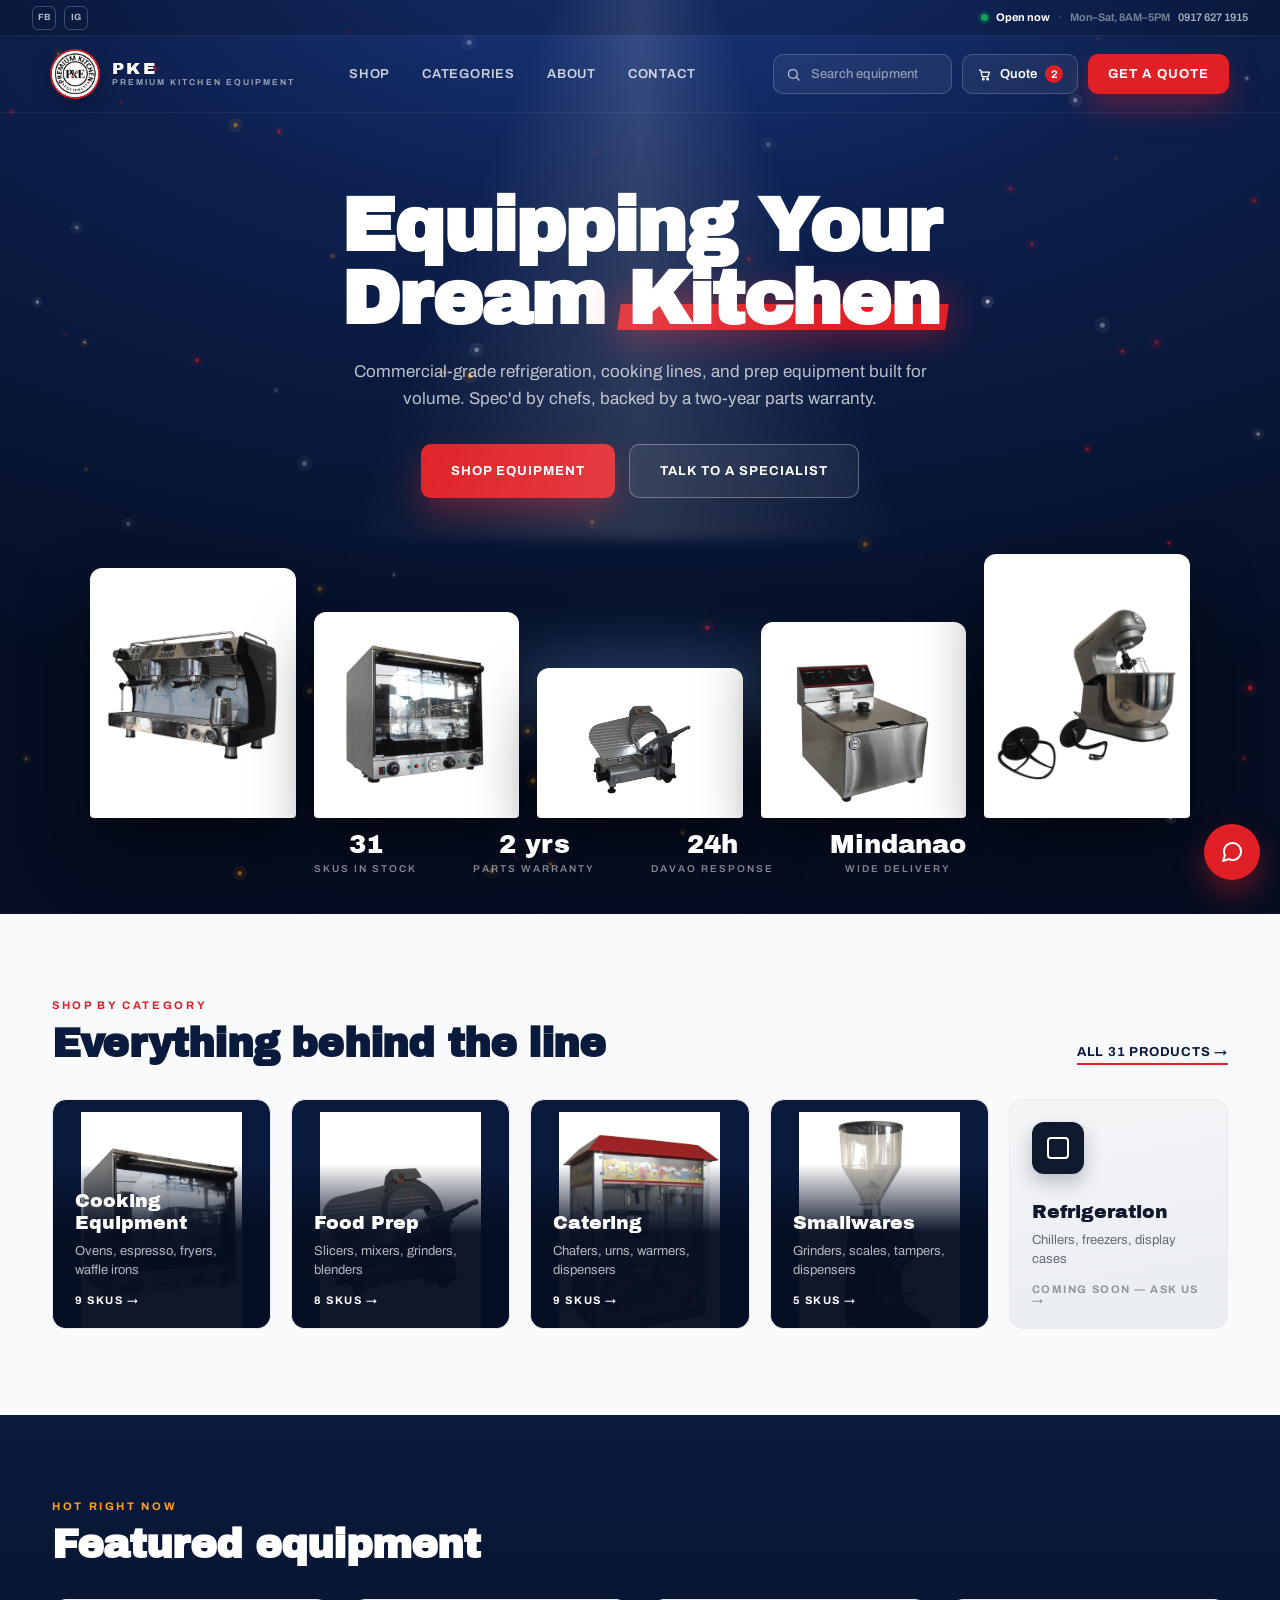
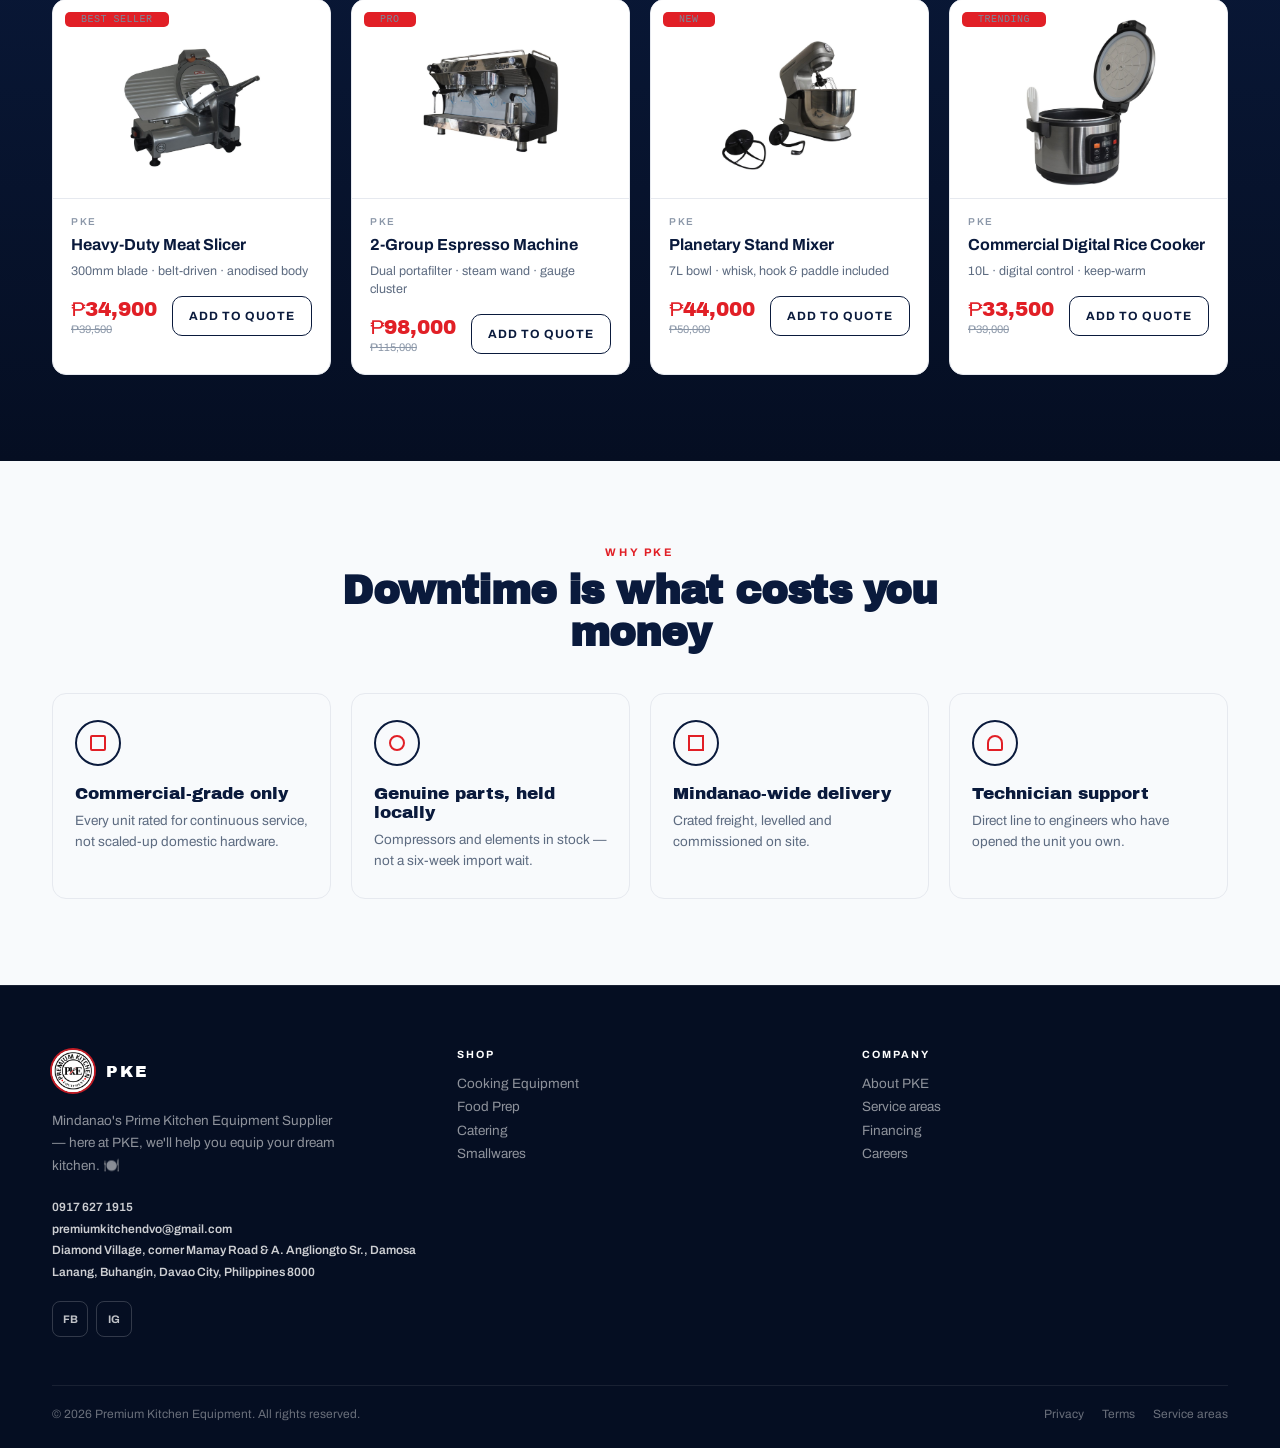
<file: index.html>
<!doctype html>
<html lang="en">
<head>
<meta charset="utf-8">
<meta name="viewport" content="width=device-width, initial-scale=1">
<title>PKE — Premium Kitchen Equipment</title>
<meta name="description" content="Commercial-grade refrigeration, cooking lines, and prep equipment built for volume. Spec'd by chefs, backed by a two-year parts warranty.">
<meta name="theme-color" content="#0A1A3C">
<link rel="icon" type="image/png" href="images/favicon-64.png">
<link rel="apple-touch-icon" href="images/apple-touch-icon.png">
<meta property="og:title" content="PKE — Premium Kitchen Equipment">
<meta property="og:description" content="Equipping your dream kitchen — commercial refrigeration, cooking lines, and prep equipment, spec'd by chefs and backed by a two-year parts warranty.">
<meta property="og:image" content="images/og-image.png">
<link rel="preconnect" href="https://fonts.googleapis.com">
<link rel="preconnect" href="https://fonts.gstatic.com" crossorigin>
<link href="https://fonts.googleapis.com/css2?family=Archivo+Black&family=Archivo:wght@400;500;600;700&family=Playfair+Display:wght@700;900&display=swap" rel="stylesheet">
<link rel="stylesheet" href="css/style.css">
<script type="application/ld+json">
{
  "@context": "https://schema.org",
  "@type": "HomeAndConstructionBusiness",
  "name": "Premium Kitchen Equipment",
  "alternateName": "PKE",
  "description": "Mindanao's Prime Kitchen Equipment Supplier — commercial refrigeration, cooking lines, food prep, catering, and smallwares based in Davao City.",
  "url": "https://REPLACE-WITH-YOUR-DOMAIN/index.html",
  "telephone": "+63-917-627-1915",
  "email": "premiumkitchendvo@gmail.com",
  "image": "https://REPLACE-WITH-YOUR-DOMAIN/images/og-image.png",
  "priceRange": "₱₱",
  "address": {
    "@type": "PostalAddress",
    "streetAddress": "Diamond Village, corner Mamay Road & A. Angliongto Sr., Damosa Lanang, Buhangin",
    "addressLocality": "Davao City",
    "addressRegion": "Davao del Sur",
    "postalCode": "8000",
    "addressCountry": "PH"
  },
  "openingHoursSpecification": {
    "@type": "OpeningHoursSpecification",
    "dayOfWeek": ["Monday", "Tuesday", "Wednesday", "Thursday", "Friday", "Saturday"],
    "opens": "08:00",
    "closes": "17:00"
  },
  "sameAs": [
    "https://www.facebook.com/PremiumKitchenEquip/",
    "https://www.instagram.com/premiumkitchenequipment/"
  ]
}
</script>
</head>
<body>

<header class="site-header">
  <div class="utility-bar">
    <div class="utility-bar__socials">
      <a href="https://www.facebook.com/PremiumKitchenEquip/" aria-label="Facebook" target="_blank" rel="noopener noreferrer">FB</a>
      <a href="https://www.instagram.com/premiumkitchenequipment/" aria-label="Instagram" target="_blank" rel="noopener noreferrer">IG</a>
    </div>
    <div class="utility-bar__status">
      <span class="utility-bar__dot" data-hours-dot></span>
      <span class="utility-bar__status-label" data-hours-label>&nbsp;</span>
      <span class="utility-bar__sep">&middot;</span>
      <span class="utility-bar__hours">Mon&ndash;Sat, 8AM&ndash;5PM</span>
      <a class="utility-bar__phone" href="tel:+639176271915">0917 627 1915</a>
    </div>
  </div>
  <div class="container navbar">
    <a class="navbar__brand" href="index.html" aria-label="PKE home">
      <span class="navbar__badge">
        <img src="images/logo.png" alt="PKE badge" width="46" height="46">
      </span>
      <span class="navbar__lockup">
        <span class="navbar__wordmark">PKE</span>
        <span class="navbar__wordmark-sub">PREMIUM KITCHEN EQUIPMENT</span>
      </span>
    </a>

    <nav class="navbar__links navbar__wide-only" aria-label="Primary">
      <a href="shop.html">Shop</a>
      <a href="categories.html">Categories</a>
      <a href="about.html">About</a>
      <a href="contact.html">Contact</a>
    </nav>

    <div class="navbar__spacer"></div>

    <div class="navbar__actions">
      <div class="navbar__search navbar__wide-only">
        <svg width="15" height="15" viewBox="0 0 24 24" fill="none" stroke="currentColor" stroke-width="2" stroke-linecap="round"><circle cx="11" cy="11" r="7"></circle><path d="M16.5 16.5 21 21"></path></svg>
        <input type="search" placeholder="Search equipment" aria-label="Search equipment">
      </div>
      <button class="icon-btn navbar__mobile-only" type="button" aria-label="Search">
        <svg width="16" height="16" viewBox="0 0 24 24" fill="none" stroke="currentColor" stroke-width="2" stroke-linecap="round"><circle cx="11" cy="11" r="7"></circle><path d="M16.5 16.5 21 21"></path></svg>
      </button>
      <button class="icon-btn navbar__mobile-only" type="button" aria-label="Menu" aria-expanded="false" data-menu-toggle>
        <svg width="18" height="18" viewBox="0 0 24 24" fill="none" stroke="currentColor" stroke-width="2" stroke-linecap="round"><path d="M4 7h16M4 12h16M4 17h16"></path></svg>
      </button>
      <a class="navbar__quote" href="quote.html" aria-label="View quote list">
        <svg width="15" height="15" viewBox="0 0 24 24" fill="none" stroke="currentColor" stroke-width="2" stroke-linecap="round" stroke-linejoin="round"><path d="M4 5h2l2.2 10.2h9.4L20 8H7"></path><circle cx="10" cy="19" r="1.4"></circle><circle cx="17" cy="19" r="1.4"></circle></svg>
        <span class="navbar__quote-label">Quote</span>
        <span class="navbar__quote-badge" data-cart-count>2</span>
      </a>
      <a class="btn btn--primary navbar__cta" href="shop.html">Get a Quote</a>
    </div>
  </div>

  <div class="navbar__drawer" data-menu-drawer>
    <div class="navbar__drawer-inner">
      <a href="shop.html">Shop</a>
      <a href="categories.html">Categories</a>
      <a href="about.html">About</a>
      <a href="contact.html">Contact</a>
      <div class="navbar__drawer-search">
        <svg width="15" height="15" viewBox="0 0 24 24" fill="none" stroke="currentColor" stroke-width="2" stroke-linecap="round"><circle cx="11" cy="11" r="7"></circle><path d="M16.5 16.5 21 21"></path></svg>
        <input type="search" placeholder="Search equipment" aria-label="Search equipment">
      </div>
      <a class="btn btn--primary btn--full navbar__drawer-cta" href="shop.html">Get a Quote</a>
    </div>
  </div>
</header>

<main>

  <!-- HERO -->
  <section class="hero">
    <canvas class="hero__canvas" data-hero-canvas aria-hidden="true"></canvas>
    <div class="hero__content">
      <h1 class="hero__title">Equipping Your<br>Dream <span class="hero__highlight"><span>Kitchen</span></span></h1>
      <p class="hero__subtitle">Commercial-grade refrigeration, cooking lines, and prep equipment built for volume. Spec'd by chefs, backed by a two-year parts warranty.</p>
      <div class="hero__ctas">
        <a class="btn btn--primary btn--lg" href="shop.html">Shop equipment</a>
        <a class="btn btn--outline-light btn--lg" href="contact.html">Talk to a specialist</a>
      </div>

      <div class="hero__stage">
        <div class="hero__stage-glow"></div>
        <div class="hero__lineup" data-hero-lineup>
          <div class="hero__lineup-item" style="height:250px;background-image:url('images/products/espresso-machine-2group.jpg')" role="img" aria-label="Commercial 2-group espresso machine"></div>
          <div class="hero__lineup-item" style="height:206px;background-image:url('images/products/convection-oven.jpg')" role="img" aria-label="Electric convection oven"></div>
          <div class="hero__lineup-item" style="height:150px;background-image:url('images/products/meat-slicer.jpg')" role="img" aria-label="Meat slicer"></div>
          <div class="hero__lineup-item" style="height:196px;background-image:url('images/products/deep-fryer.jpg')" role="img" aria-label="Electric deep fryer"></div>
          <div class="hero__lineup-item" style="height:264px;background-image:url('images/products/stand-mixer-large.jpg')" role="img" aria-label="Planetary stand mixer"></div>
        </div>
      </div>
    </div>

    <div class="hero__stats">
      <div class="hero__stat"><div class="hero__stat-n">31</div><div class="hero__stat-l">SKUs in stock</div></div>
      <div class="hero__stat"><div class="hero__stat-n">2 yrs</div><div class="hero__stat-l">Parts warranty</div></div>
      <div class="hero__stat"><div class="hero__stat-n">24h</div><div class="hero__stat-l">Davao response</div></div>
      <div class="hero__stat"><div class="hero__stat-n">Mindanao</div><div class="hero__stat-l">Wide delivery</div></div>
    </div>
  </section>

  <!-- CATEGORIES -->
  <section class="section section--steel" id="categories">
    <div class="container">
      <div class="section-head">
        <div>
          <div class="eyebrow">Shop by category</div>
          <h2 class="section-title">Everything behind the line</h2>
        </div>
        <a class="section-link" href="shop.html">All 31 products →</a>
      </div>
      <div class="category-grid">
        <a class="category-card category-card--photo reveal" href="shop.html?cat=cooking-equipment" style="background-image:url('images/products/convection-oven.jpg')">
          <span class="category-card__icon"><span style="border-radius:50%"></span></span>
          <div>
            <div class="category-card__name">Cooking Equipment</div>
            <div class="category-card__blurb">Ovens, espresso, fryers, waffle irons</div>
            <div class="category-card__count">9 SKUs →</div>
          </div>
        </a>
        <a class="category-card category-card--photo reveal" href="shop.html?cat=food-prep" style="background-image:url('images/products/meat-slicer.jpg')">
          <span class="category-card__icon"><span style="border-radius:2px"></span></span>
          <div>
            <div class="category-card__name">Food Prep</div>
            <div class="category-card__blurb">Slicers, mixers, grinders, blenders</div>
            <div class="category-card__count">8 SKUs →</div>
          </div>
        </a>
        <a class="category-card category-card--photo reveal" href="shop.html?cat=catering" style="background-image:url('images/products/popcorn-machine.jpg')">
          <span class="category-card__icon"><span style="border-radius:50% 50% 4px 4px"></span></span>
          <div>
            <div class="category-card__name">Catering</div>
            <div class="category-card__blurb">Chafers, urns, warmers, dispensers</div>
            <div class="category-card__count">9 SKUs →</div>
          </div>
        </a>
        <a class="category-card category-card--photo reveal" href="shop.html?cat=smallwares" style="background-image:url('images/products/coffee-grinder.jpg')">
          <span class="category-card__icon"><span style="border-radius:0"></span></span>
          <div>
            <div class="category-card__name">Smallwares</div>
            <div class="category-card__blurb">Grinders, scales, tampers, dispensers</div>
            <div class="category-card__count">5 SKUs →</div>
          </div>
        </a>
        <a class="category-card category-card--soon reveal" href="contact.html">
          <span class="category-card__icon"><span style="border-radius:4px"></span></span>
          <div>
            <div class="category-card__name">Refrigeration</div>
            <div class="category-card__blurb">Chillers, freezers, display cases</div>
            <div class="category-card__count">Coming soon — ask us →</div>
          </div>
        </a>
      </div>
    </div>
  </section>

  <!-- FEATURED -->
  <section class="section section--darker">
    <div class="container">
      <div class="section-head">
        <div>
          <div class="eyebrow eyebrow--amber">Hot right now</div>
          <h2 class="section-title">Featured equipment</h2>
        </div>
      </div>
      <div class="product-grid">
        <a class="product-card reveal" href="product.html">
          <div class="product-card__media" style="background-image:url('images/products/meat-slicer.jpg');background-size:contain;background-position:center;background-repeat:no-repeat;background-color:#fff">
            <span class="product-card__badge">Best seller</span>
          </div>
          <div class="product-card__body">
            <div class="product-card__brand">PKE</div>
            <div class="product-card__name">Heavy-Duty Meat Slicer</div>
            <div class="product-card__spec">300mm blade · belt-driven · anodised body</div>
            <div class="product-card__price-row">
              <div>
                <div class="product-card__price">₱34,900</div>
                <div class="product-card__was">₱39,500</div>
              </div>
              <button class="btn btn--outline-navy btn--sm" type="button" data-add-to-quote>Add to quote</button>
            </div>
          </div>
        </a>
        <a class="product-card reveal" href="product.html">
          <div class="product-card__media" style="background-image:url('images/products/espresso-machine-2group.jpg');background-size:contain;background-position:center;background-repeat:no-repeat;background-color:#fff">
            <span class="product-card__badge">Pro</span>
          </div>
          <div class="product-card__body">
            <div class="product-card__brand">PKE</div>
            <div class="product-card__name">2-Group Espresso Machine</div>
            <div class="product-card__spec">Dual portafilter · steam wand · gauge cluster</div>
            <div class="product-card__price-row">
              <div>
                <div class="product-card__price">₱98,000</div>
                <div class="product-card__was">₱115,000</div>
              </div>
              <button class="btn btn--outline-navy btn--sm" type="button" data-add-to-quote>Add to quote</button>
            </div>
          </div>
        </a>
        <a class="product-card reveal" href="product.html">
          <div class="product-card__media" style="background-image:url('images/products/stand-mixer-large.jpg');background-size:contain;background-position:center;background-repeat:no-repeat;background-color:#fff">
            <span class="product-card__badge">New</span>
          </div>
          <div class="product-card__body">
            <div class="product-card__brand">PKE</div>
            <div class="product-card__name">Planetary Stand Mixer</div>
            <div class="product-card__spec">7L bowl · whisk, hook &amp; paddle included</div>
            <div class="product-card__price-row">
              <div>
                <div class="product-card__price">₱44,000</div>
                <div class="product-card__was">₱50,000</div>
              </div>
              <button class="btn btn--outline-navy btn--sm" type="button" data-add-to-quote>Add to quote</button>
            </div>
          </div>
        </a>
        <a class="product-card reveal" href="product.html">
          <div class="product-card__media" style="background-image:url('images/products/rice-cooker.jpg');background-size:contain;background-position:center;background-repeat:no-repeat;background-color:#fff">
            <span class="product-card__badge">Trending</span>
          </div>
          <div class="product-card__body">
            <div class="product-card__brand">PKE</div>
            <div class="product-card__name">Commercial Digital Rice Cooker</div>
            <div class="product-card__spec">10L · digital control · keep-warm</div>
            <div class="product-card__price-row">
              <div>
                <div class="product-card__price">₱33,500</div>
                <div class="product-card__was">₱39,000</div>
              </div>
              <button class="btn btn--outline-navy btn--sm" type="button" data-add-to-quote>Add to quote</button>
            </div>
          </div>
        </a>
      </div>
    </div>
  </section>

  <!-- WHY PKE -->
  <section class="section section--steel" id="why-pke">
    <div class="container">
      <div style="text-align:center;max-width:620px;margin:0 auto 40px">
        <div class="eyebrow">Why PKE</div>
        <h2 class="section-title">Downtime is what costs you money</h2>
      </div>
      <div class="trust-grid">
        <div class="trust-card reveal">
          <span class="trust-card__icon"><span style="border-radius:2px"></span></span>
          <div class="trust-card__title">Commercial-grade only</div>
          <div class="trust-card__body">Every unit rated for continuous service, not scaled-up domestic hardware.</div>
        </div>
        <div class="trust-card reveal">
          <span class="trust-card__icon"><span style="border-radius:50%"></span></span>
          <div class="trust-card__title">Genuine parts, held locally</div>
          <div class="trust-card__body">Compressors and elements in stock — not a six-week import wait.</div>
        </div>
        <div class="trust-card reveal">
          <span class="trust-card__icon"><span style="border-radius:0"></span></span>
          <div class="trust-card__title">Mindanao-wide delivery</div>
          <div class="trust-card__body">Crated freight, levelled and commissioned on site.</div>
        </div>
        <div class="trust-card reveal">
          <span class="trust-card__icon"><span style="border-radius:50% 50% 2px 2px"></span></span>
          <div class="trust-card__title">Technician support</div>
          <div class="trust-card__body">Direct line to engineers who have opened the unit you own.</div>
        </div>
      </div>
    </div>
  </section>


</main>

<footer class="site-footer" id="footer">
  <div class="container">
    <div class="footer-grid">
      <div>
        <div class="footer-brand">
          <span class="footer-badge">
            <img src="images/logo.png" alt="PKE badge" width="42" height="42">
          </span>
          <span class="footer-wordmark">PKE</span>
        </div>
        <p class="footer-blurb">Mindanao's Prime Kitchen Equipment Supplier &mdash; here at PKE, we'll help you equip your dream kitchen. 🍽️</p>
        <address class="footer-contact">
          <a href="tel:+639176271915">0917 627 1915</a><br>
          <a href="mailto:premiumkitchendvo@gmail.com">premiumkitchendvo@gmail.com</a><br>
          <a href="https://www.google.com/maps?q=Diamond+Village%2C+corner+Mamay+Road+%26+A.+Angliongto+Sr.%2C+Damosa+Lanang%2C+Buhangin%2C+Davao+City%2C+Philippines+8000" target="_blank" rel="noopener noreferrer">Diamond Village, corner Mamay Road &amp; A. Angliongto Sr., Damosa Lanang, Buhangin, Davao City, Philippines 8000</a>
        </address>
        <div class="footer-socials">
          <a href="https://www.facebook.com/PremiumKitchenEquip/" aria-label="Facebook" target="_blank" rel="noopener noreferrer">FB</a>
          <a href="https://www.instagram.com/premiumkitchenequipment/" aria-label="Instagram" target="_blank" rel="noopener noreferrer">IG</a>
        </div>
      </div>
      <div>
        <div class="footer-col-title">Shop</div>
        <div class="footer-links">
          <a href="shop.html?cat=cooking-equipment">Cooking Equipment</a>
          <a href="shop.html?cat=food-prep">Food Prep</a>
          <a href="shop.html?cat=catering">Catering</a>
          <a href="shop.html?cat=smallwares">Smallwares</a>
        </div>
      </div>
      <div>
        <div class="footer-col-title">Company</div>
        <div class="footer-links">
          <a href="about.html">About PKE</a>
          <a href="service-areas.html">Service areas</a>
          <a href="financing.html">Financing</a>
          <a href="careers.html">Careers</a>
        </div>
      </div>
    </div>
    <div class="footer-bottom">
      <span>© 2026 Premium Kitchen Equipment. All rights reserved.</span>
      <span class="footer-bottom-links"><a href="privacy.html">Privacy</a><a href="terms.html">Terms</a><a href="service-areas.html">Service areas</a></span>
    </div>
  </div>
</footer>

<a class="messenger-fab" href="https://www.facebook.com/PremiumKitchenEquip/" target="_blank" rel="noopener noreferrer" aria-label="Message us on Facebook">
  <svg width="24" height="24" viewBox="0 0 24 24" fill="none" stroke="currentColor" stroke-width="2" stroke-linecap="round" stroke-linejoin="round"><path d="M21 11.5a8.38 8.38 0 0 1-.9 3.8 8.5 8.5 0 0 1-7.6 4.7 8.38 8.38 0 0 1-3.8-.9L3 21l1.9-5.7a8.38 8.38 0 0 1-.9-3.8 8.5 8.5 0 0 1 4.7-7.6 8.38 8.38 0 0 1 3.8-.9h.5a8.48 8.48 0 0 1 8 8v.5z"></path></svg>
</a>


<script src="js/main.js"></script>
<script src="js/hero-canvas.js"></script>
</body>
</html>
</file>
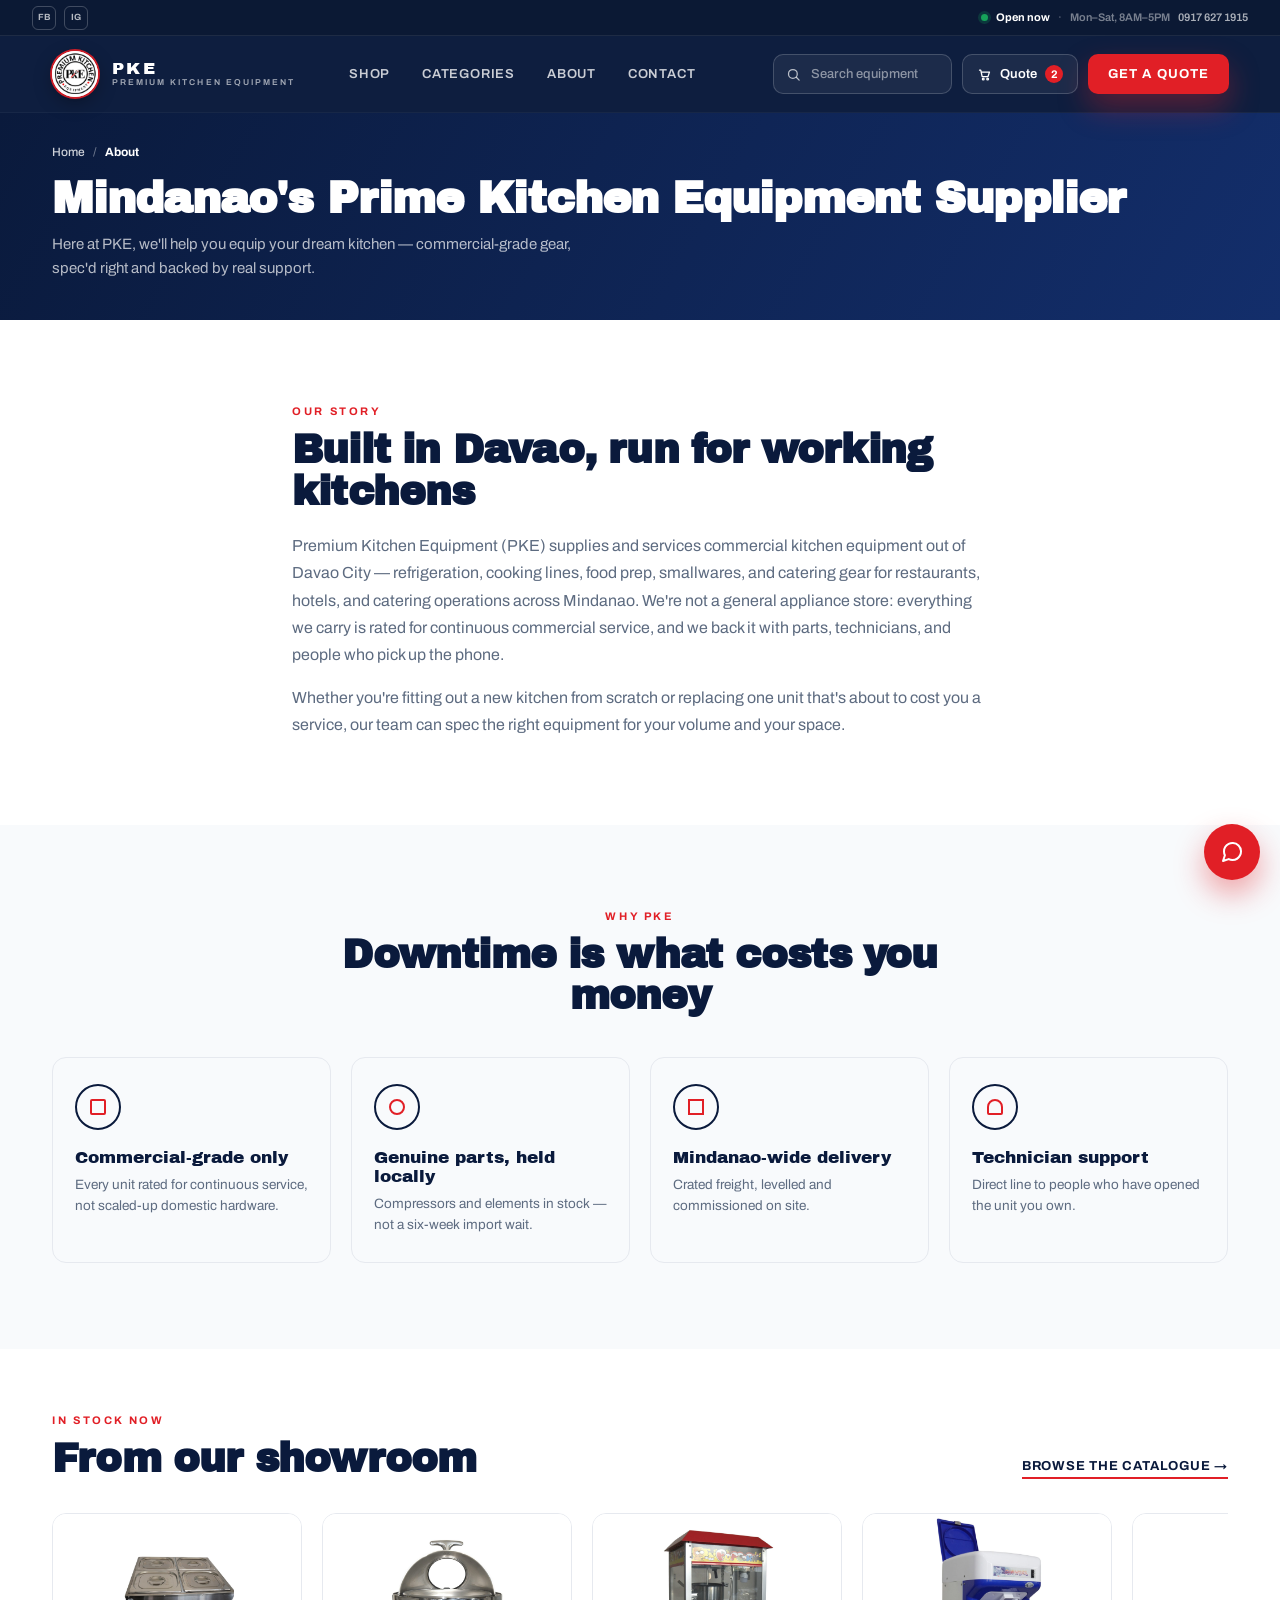
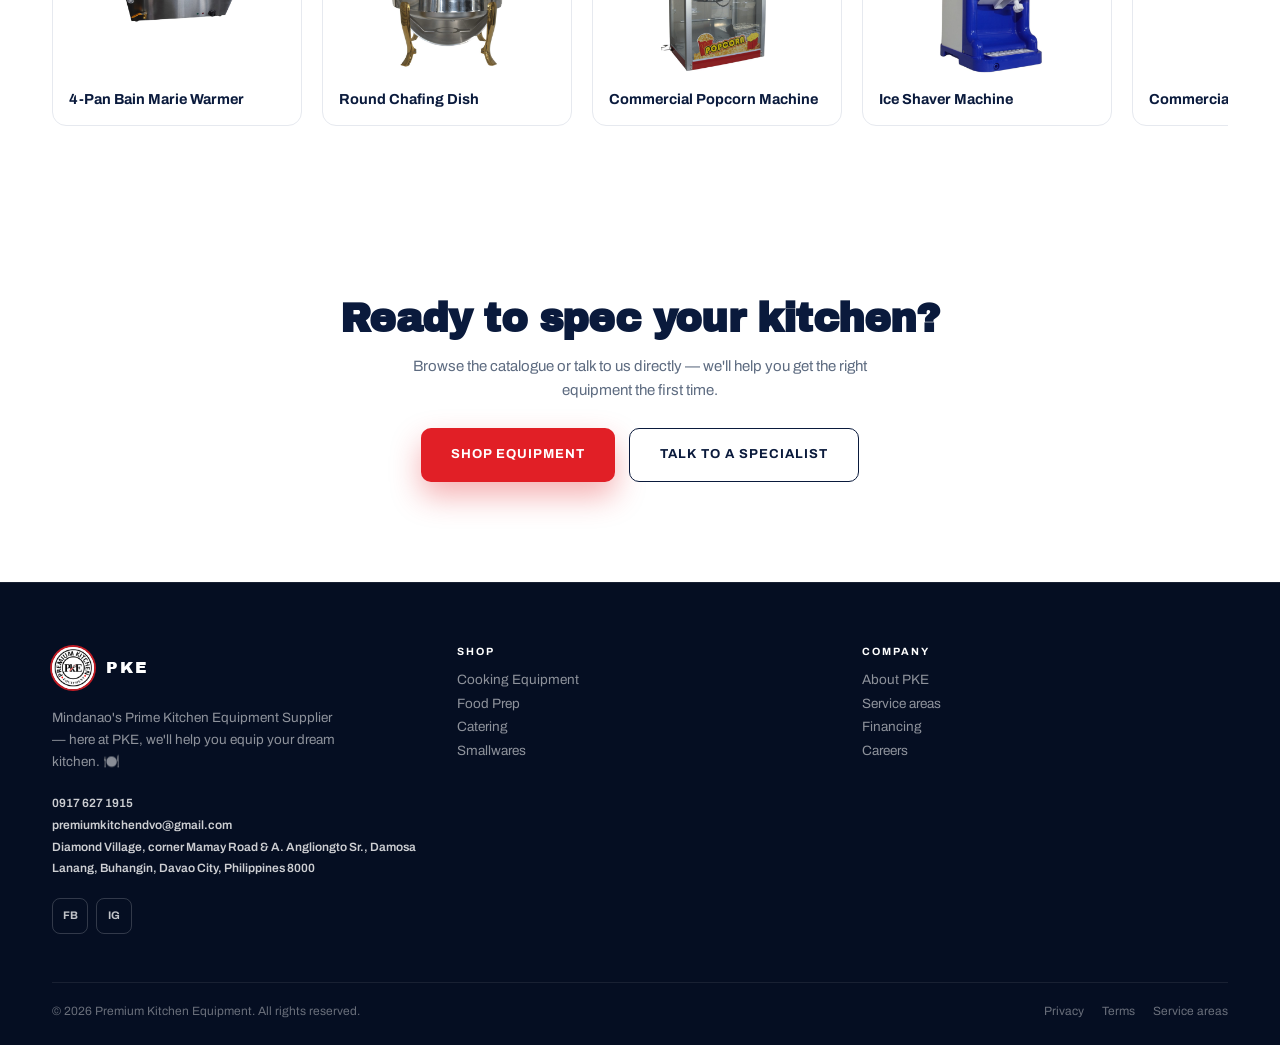
<file: about.html>
<!doctype html>
<html lang="en">
<head>
<meta charset="utf-8">
<meta name="viewport" content="width=device-width, initial-scale=1">
<title>About | PKE</title>
<meta name="description" content="Premium Kitchen Equipment (PKE) — Mindanao's Prime Kitchen Equipment Supplier, based in Davao City.">
<meta name="theme-color" content="#0A1A3C">
<link rel="icon" type="image/png" href="images/favicon-64.png">
<link rel="apple-touch-icon" href="images/apple-touch-icon.png">
<link rel="preconnect" href="https://fonts.googleapis.com">
<link rel="preconnect" href="https://fonts.gstatic.com" crossorigin>
<link href="https://fonts.googleapis.com/css2?family=Archivo+Black&family=Archivo:wght@400;500;600;700&family=Playfair+Display:wght@700;900&display=swap" rel="stylesheet">
<link rel="stylesheet" href="css/style.css">
</head>
<body>

<header class="site-header is-solid">
  <div class="utility-bar">
    <div class="utility-bar__socials">
      <a href="https://www.facebook.com/PremiumKitchenEquip/" aria-label="Facebook" target="_blank" rel="noopener noreferrer">FB</a>
      <a href="https://www.instagram.com/premiumkitchenequipment/" aria-label="Instagram" target="_blank" rel="noopener noreferrer">IG</a>
    </div>
    <div class="utility-bar__status">
      <span class="utility-bar__dot" data-hours-dot></span>
      <span class="utility-bar__status-label" data-hours-label>&nbsp;</span>
      <span class="utility-bar__sep">&middot;</span>
      <span class="utility-bar__hours">Mon&ndash;Sat, 8AM&ndash;5PM</span>
      <a class="utility-bar__phone" href="tel:+639176271915">0917 627 1915</a>
    </div>
  </div>
  <div class="container navbar">
    <a class="navbar__brand" href="index.html" aria-label="PKE home">
      <span class="navbar__badge">
        <img src="images/logo.png" alt="PKE badge" width="46" height="46">
      </span>
      <span class="navbar__lockup">
        <span class="navbar__wordmark">PKE</span>
        <span class="navbar__wordmark-sub">PREMIUM KITCHEN EQUIPMENT</span>
      </span>
    </a>

    <nav class="navbar__links navbar__wide-only" aria-label="Primary">
      <a href="shop.html">Shop</a>
      <a href="categories.html">Categories</a>
      <a href="about.html" aria-current="page">About</a>
      <a href="contact.html">Contact</a>
    </nav>

    <div class="navbar__spacer"></div>

    <div class="navbar__actions">
      <div class="navbar__search navbar__wide-only">
        <svg width="15" height="15" viewBox="0 0 24 24" fill="none" stroke="currentColor" stroke-width="2" stroke-linecap="round"><circle cx="11" cy="11" r="7"></circle><path d="M16.5 16.5 21 21"></path></svg>
        <input type="search" placeholder="Search equipment" aria-label="Search equipment">
      </div>
      <button class="icon-btn navbar__mobile-only" type="button" aria-label="Search">
        <svg width="16" height="16" viewBox="0 0 24 24" fill="none" stroke="currentColor" stroke-width="2" stroke-linecap="round"><circle cx="11" cy="11" r="7"></circle><path d="M16.5 16.5 21 21"></path></svg>
      </button>
      <button class="icon-btn navbar__mobile-only" type="button" aria-label="Menu" aria-expanded="false" data-menu-toggle>
        <svg width="18" height="18" viewBox="0 0 24 24" fill="none" stroke="currentColor" stroke-width="2" stroke-linecap="round"><path d="M4 7h16M4 12h16M4 17h16"></path></svg>
      </button>
      <a class="navbar__quote" href="quote.html" aria-label="View quote list">
        <svg width="15" height="15" viewBox="0 0 24 24" fill="none" stroke="currentColor" stroke-width="2" stroke-linecap="round" stroke-linejoin="round"><path d="M4 5h2l2.2 10.2h9.4L20 8H7"></path><circle cx="10" cy="19" r="1.4"></circle><circle cx="17" cy="19" r="1.4"></circle></svg>
        <span class="navbar__quote-label">Quote</span>
        <span class="navbar__quote-badge" data-cart-count>2</span>
      </a>
      <a class="btn btn--primary navbar__cta" href="shop.html">Get a Quote</a>
    </div>
  </div>

  <div class="navbar__drawer" data-menu-drawer>
    <div class="navbar__drawer-inner">
      <a href="shop.html">Shop</a>
      <a href="categories.html">Categories</a>
      <a href="about.html">About</a>
      <a href="contact.html">Contact</a>
      <div class="navbar__drawer-search">
        <svg width="15" height="15" viewBox="0 0 24 24" fill="none" stroke="currentColor" stroke-width="2" stroke-linecap="round"><circle cx="11" cy="11" r="7"></circle><path d="M16.5 16.5 21 21"></path></svg>
        <input type="search" placeholder="Search equipment" aria-label="Search equipment">
      </div>
      <a class="btn btn--primary btn--full navbar__drawer-cta" href="shop.html">Get a Quote</a>
    </div>
  </div>
</header>

<main style="padding-top:var(--header-h);background:#fff">

  <div class="listing-banner">
    <div class="container">
      <div class="breadcrumb">
        <a href="index.html">Home</a><span class="sep">/</span><strong>About</strong>
      </div>
      <h1 class="listing-title">Mindanao's Prime Kitchen Equipment Supplier</h1>
      <p class="listing-lede">Here at PKE, we'll help you equip your dream kitchen — commercial-grade gear, spec'd right and backed by real support.</p>
    </div>
  </div>

  <section class="section">
    <div class="container" style="max-width:760px">
      <div class="eyebrow">Our story</div>
      <h2 class="section-title" style="margin-top:12px">Built in Davao, run for working kitchens</h2>
      <p style="margin-top:20px;font:400 16px/1.7 var(--font-body);color:var(--slate-600)">Premium Kitchen Equipment (PKE) supplies and services commercial kitchen equipment out of Davao City — refrigeration, cooking lines, food prep, smallwares, and catering gear for restaurants, hotels, and catering operations across Mindanao. We're not a general appliance store: everything we carry is rated for continuous commercial service, and we back it with parts, technicians, and people who pick up the phone.</p>
      <p style="margin-top:16px;font:400 16px/1.7 var(--font-body);color:var(--slate-600)">Whether you're fitting out a new kitchen from scratch or replacing one unit that's about to cost you a service, our team can spec the right equipment for your volume and your space.</p>
    </div>
  </section>

  <section class="section section--steel">
    <div class="container">
      <div style="text-align:center;max-width:620px;margin:0 auto 40px">
        <div class="eyebrow">Why PKE</div>
        <h2 class="section-title">Downtime is what costs you money</h2>
      </div>
      <div class="trust-grid">
        <div class="trust-card reveal">
          <span class="trust-card__icon"><span style="border-radius:2px"></span></span>
          <div class="trust-card__title">Commercial-grade only</div>
          <div class="trust-card__body">Every unit rated for continuous service, not scaled-up domestic hardware.</div>
        </div>
        <div class="trust-card reveal">
          <span class="trust-card__icon"><span style="border-radius:50%"></span></span>
          <div class="trust-card__title">Genuine parts, held locally</div>
          <div class="trust-card__body">Compressors and elements in stock — not a six-week import wait.</div>
        </div>
        <div class="trust-card reveal">
          <span class="trust-card__icon"><span style="border-radius:0"></span></span>
          <div class="trust-card__title">Mindanao-wide delivery</div>
          <div class="trust-card__body">Crated freight, levelled and commissioned on site.</div>
        </div>
        <div class="trust-card reveal">
          <span class="trust-card__icon"><span style="border-radius:50% 50% 2px 2px"></span></span>
          <div class="trust-card__title">Technician support</div>
          <div class="trust-card__body">Direct line to people who have opened the unit you own.</div>
        </div>
      </div>
    </div>
  </section>

  <section class="section section--tight">
    <div class="container">
      <div class="section-head">
        <div>
          <div class="eyebrow">In stock now</div>
          <h2 class="section-title">From our showroom</h2>
        </div>
        <a class="section-link" href="shop.html">Browse the catalogue →</a>
      </div>
      <div class="related-strip">
        <a class="related-card reveal" href="shop.html">
          <div class="related-card__media" style="background-image:url('images/products/bain-marie-4pan.jpg');background-size:contain;background-position:center;background-repeat:no-repeat;background-color:#fff"></div>
          <div class="related-card__body">
            <div class="related-card__name">4-Pan Bain Marie Warmer</div>
          </div>
        </a>
        <a class="related-card reveal" href="shop.html">
          <div class="related-card__media" style="background-image:url('images/products/chafing-dish-round.jpg');background-size:contain;background-position:center;background-repeat:no-repeat;background-color:#fff"></div>
          <div class="related-card__body">
            <div class="related-card__name">Round Chafing Dish</div>
          </div>
        </a>
        <a class="related-card reveal" href="shop.html">
          <div class="related-card__media" style="background-image:url('images/products/popcorn-machine.jpg');background-size:contain;background-position:center;background-repeat:no-repeat;background-color:#fff"></div>
          <div class="related-card__body">
            <div class="related-card__name">Commercial Popcorn Machine</div>
          </div>
        </a>
        <a class="related-card reveal" href="shop.html">
          <div class="related-card__media" style="background-image:url('images/products/ice-shaver.jpg');background-size:contain;background-position:center;background-repeat:no-repeat;background-color:#fff"></div>
          <div class="related-card__body">
            <div class="related-card__name">Ice Shaver Machine</div>
          </div>
        </a>
        <a class="related-card reveal" href="shop.html">
          <div class="related-card__media" style="background-image:url('images/products/coffee-grinder.jpg');background-size:contain;background-position:center;background-repeat:no-repeat;background-color:#fff"></div>
          <div class="related-card__body">
            <div class="related-card__name">Commercial Coffee Grinder</div>
          </div>
        </a>
        <a class="related-card reveal" href="shop.html">
          <div class="related-card__media" style="background-image:url('images/products/blender-jtc.jpg');background-size:contain;background-position:center;background-repeat:no-repeat;background-color:#fff"></div>
          <div class="related-card__body">
            <div class="related-card__name">Heavy-Duty Blender</div>
          </div>
        </a>
        <a class="related-card reveal" href="shop.html">
          <div class="related-card__media" style="background-image:url('images/products/panini-press-double.jpg');background-size:contain;background-position:center;background-repeat:no-repeat;background-color:#fff"></div>
          <div class="related-card__body">
            <div class="related-card__name">Double Panini Press</div>
          </div>
        </a>
        <a class="related-card reveal" href="shop.html">
          <div class="related-card__media" style="background-image:url('images/products/waffle-maker-double.jpg');background-size:contain;background-position:center;background-repeat:no-repeat;background-color:#fff"></div>
          <div class="related-card__body">
            <div class="related-card__name">Double Waffle Maker</div>
          </div>
        </a>
        <a class="related-card reveal" href="shop.html">
          <div class="related-card__media" style="background-image:url('images/products/microwave-commercial.jpg');background-size:contain;background-position:center;background-repeat:no-repeat;background-color:#fff"></div>
          <div class="related-card__body">
            <div class="related-card__name">Commercial Microwave</div>
          </div>
        </a>
        <a class="related-card reveal" href="shop.html">
          <div class="related-card__media" style="background-image:url('images/products/warming-showcase-red.jpg');background-size:contain;background-position:center;background-repeat:no-repeat;background-color:#fff"></div>
          <div class="related-card__body">
            <div class="related-card__name">Warming Display Showcase</div>
          </div>
        </a>
        <a class="related-card reveal" href="shop.html">
          <div class="related-card__media" style="background-image:url('images/products/coffee-urn-gold.jpg');background-size:contain;background-position:center;background-repeat:no-repeat;background-color:#fff"></div>
          <div class="related-card__body">
            <div class="related-card__name">Catering Coffee Urn</div>
          </div>
        </a>
        <a class="related-card reveal" href="shop.html">
          <div class="related-card__media" style="background-image:url('images/products/sauce-dispenser-double.jpg');background-size:contain;background-position:center;background-repeat:no-repeat;background-color:#fff"></div>
          <div class="related-card__body">
            <div class="related-card__name">Double Sauce Dispenser</div>
          </div>
        </a>
      </div>
    </div>
  </section>

  <section class="section" style="padding-bottom:100px">
    <div class="container" style="text-align:center">
      <h2 class="section-title">Ready to spec your kitchen?</h2>
      <p style="margin:14px auto 0;max-width:480px;font:400 15px/1.6 var(--font-body);color:var(--slate-600)">Browse the catalogue or talk to us directly — we'll help you get the right equipment the first time.</p>
      <div style="display:flex;justify-content:center;gap:14px;margin-top:26px;flex-wrap:wrap">
        <a class="btn btn--primary btn--lg" href="shop.html">Shop equipment</a>
        <a class="btn btn--outline-navy btn--lg" href="contact.html">Talk to a specialist</a>
      </div>
    </div>
  </section>

</main>

<footer class="site-footer" id="footer">
  <div class="container">
    <div class="footer-grid">
      <div>
        <div class="footer-brand">
          <span class="footer-badge">
            <img src="images/logo.png" alt="PKE badge" width="42" height="42">
          </span>
          <span class="footer-wordmark">PKE</span>
        </div>
        <p class="footer-blurb">Mindanao's Prime Kitchen Equipment Supplier &mdash; here at PKE, we'll help you equip your dream kitchen. 🍽️</p>
        <address class="footer-contact">
          <a href="tel:+639176271915">0917 627 1915</a><br>
          <a href="mailto:premiumkitchendvo@gmail.com">premiumkitchendvo@gmail.com</a><br>
          <a href="https://www.google.com/maps?q=Diamond+Village%2C+corner+Mamay+Road+%26+A.+Angliongto+Sr.%2C+Damosa+Lanang%2C+Buhangin%2C+Davao+City%2C+Philippines+8000" target="_blank" rel="noopener noreferrer">Diamond Village, corner Mamay Road &amp; A. Angliongto Sr., Damosa Lanang, Buhangin, Davao City, Philippines 8000</a>
        </address>
        <div class="footer-socials">
          <a href="https://www.facebook.com/PremiumKitchenEquip/" aria-label="Facebook" target="_blank" rel="noopener noreferrer">FB</a>
          <a href="https://www.instagram.com/premiumkitchenequipment/" aria-label="Instagram" target="_blank" rel="noopener noreferrer">IG</a>
        </div>
      </div>
      <div>
        <div class="footer-col-title">Shop</div>
        <div class="footer-links">
          <a href="shop.html?cat=cooking-equipment">Cooking Equipment</a>
          <a href="shop.html?cat=food-prep">Food Prep</a>
          <a href="shop.html?cat=catering">Catering</a>
          <a href="shop.html?cat=smallwares">Smallwares</a>
        </div>
      </div>
      <div>
        <div class="footer-col-title">Company</div>
        <div class="footer-links">
          <a href="about.html">About PKE</a>
          <a href="service-areas.html">Service areas</a>
          <a href="financing.html">Financing</a>
          <a href="careers.html">Careers</a>
        </div>
      </div>
    </div>
    <div class="footer-bottom">
      <span>© 2026 Premium Kitchen Equipment. All rights reserved.</span>
      <span class="footer-bottom-links"><a href="privacy.html">Privacy</a><a href="terms.html">Terms</a><a href="service-areas.html">Service areas</a></span>
    </div>
  </div>
</footer>

<a class="messenger-fab" href="https://www.facebook.com/PremiumKitchenEquip/" target="_blank" rel="noopener noreferrer" aria-label="Message us on Facebook">
  <svg width="24" height="24" viewBox="0 0 24 24" fill="none" stroke="currentColor" stroke-width="2" stroke-linecap="round" stroke-linejoin="round"><path d="M21 11.5a8.38 8.38 0 0 1-.9 3.8 8.5 8.5 0 0 1-7.6 4.7 8.38 8.38 0 0 1-3.8-.9L3 21l1.9-5.7a8.38 8.38 0 0 1-.9-3.8 8.5 8.5 0 0 1 4.7-7.6 8.38 8.38 0 0 1 3.8-.9h.5a8.48 8.48 0 0 1 8 8v.5z"></path></svg>
</a>


<script src="js/main.js"></script>
</body>
</html>
</file>
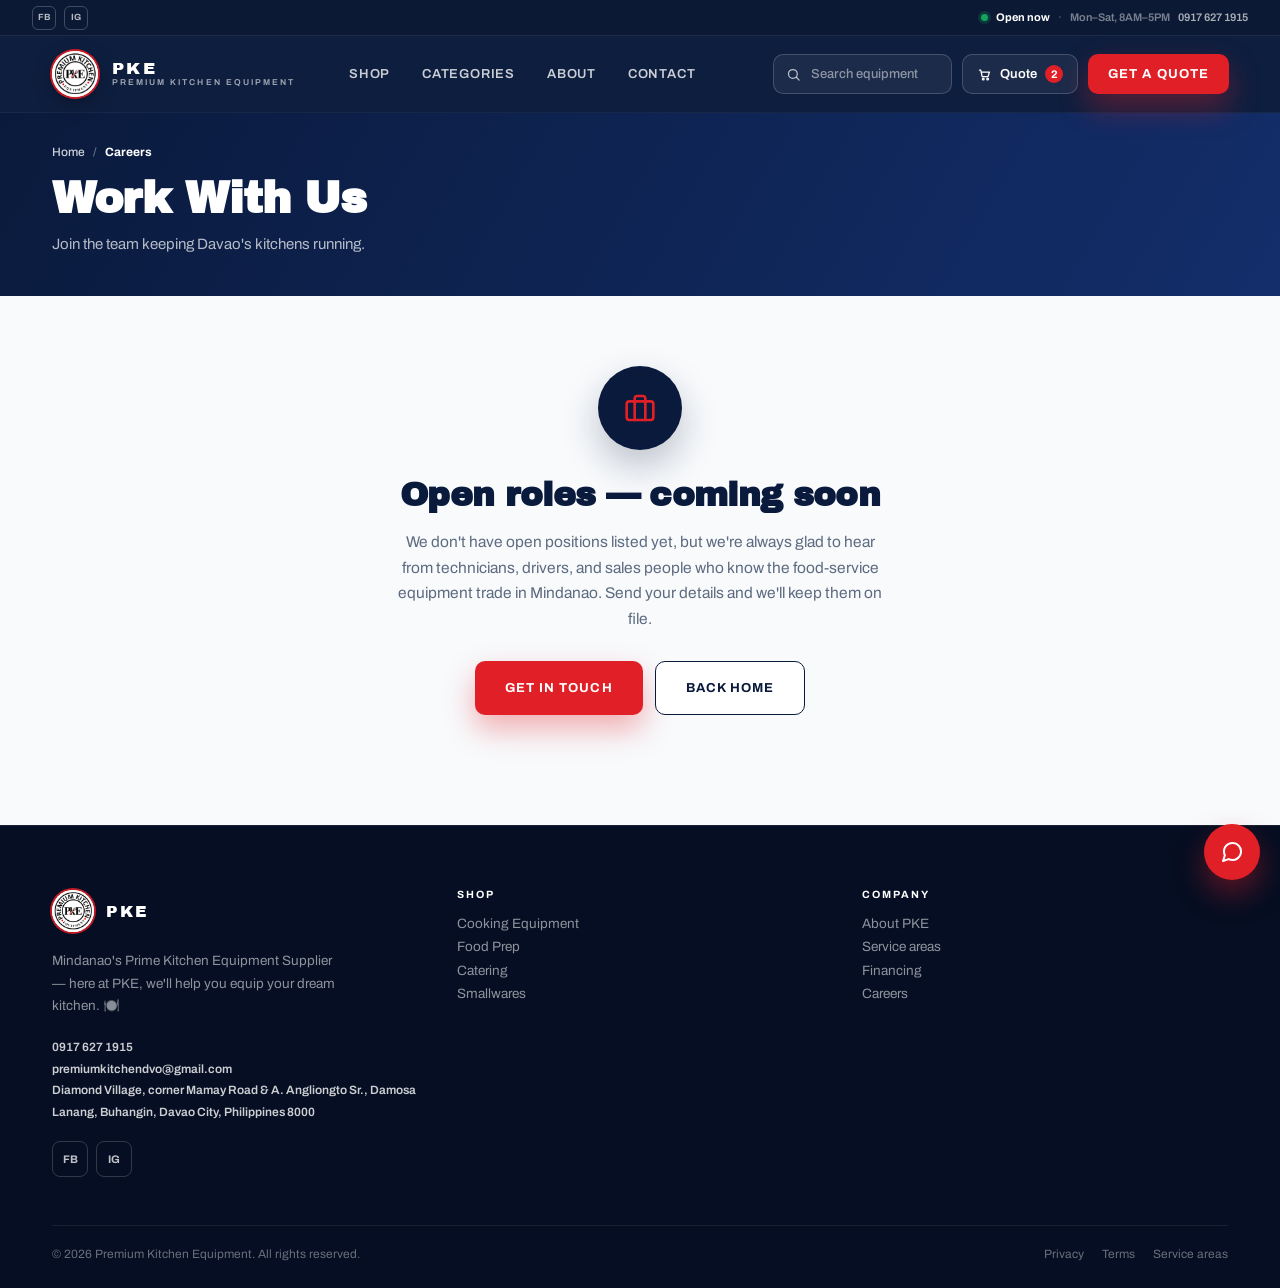
<file: careers.html>
<!doctype html>
<html lang="en">
<head>
<meta charset="utf-8">
<meta name="viewport" content="width=device-width, initial-scale=1">
<title>Careers | PKE</title>
<meta name="description" content="Join the team keeping Davao's kitchens running.">
<meta name="theme-color" content="#0A1A3C">
<link rel="icon" type="image/png" href="images/favicon-64.png">
<link rel="apple-touch-icon" href="images/apple-touch-icon.png">
<link rel="preconnect" href="https://fonts.googleapis.com">
<link rel="preconnect" href="https://fonts.gstatic.com" crossorigin>
<link href="https://fonts.googleapis.com/css2?family=Archivo+Black&family=Archivo:wght@400;500;600;700&family=Playfair+Display:wght@700;900&display=swap" rel="stylesheet">
<link rel="stylesheet" href="css/style.css">
</head>
<body>

<header class="site-header is-solid">
  <div class="utility-bar">
    <div class="utility-bar__socials">
      <a href="https://www.facebook.com/PremiumKitchenEquip/" aria-label="Facebook" target="_blank" rel="noopener noreferrer">FB</a>
      <a href="https://www.instagram.com/premiumkitchenequipment/" aria-label="Instagram" target="_blank" rel="noopener noreferrer">IG</a>
    </div>
    <div class="utility-bar__status">
      <span class="utility-bar__dot" data-hours-dot></span>
      <span class="utility-bar__status-label" data-hours-label>&nbsp;</span>
      <span class="utility-bar__sep">&middot;</span>
      <span class="utility-bar__hours">Mon&ndash;Sat, 8AM&ndash;5PM</span>
      <a class="utility-bar__phone" href="tel:+639176271915">0917 627 1915</a>
    </div>
  </div>
  <div class="container navbar">
    <a class="navbar__brand" href="index.html" aria-label="PKE home">
      <span class="navbar__badge">
        <img src="images/logo.png" alt="PKE badge" width="46" height="46">
      </span>
      <span class="navbar__lockup">
        <span class="navbar__wordmark">PKE</span>
        <span class="navbar__wordmark-sub">PREMIUM KITCHEN EQUIPMENT</span>
      </span>
    </a>

    <nav class="navbar__links navbar__wide-only" aria-label="Primary">
      <a href="shop.html">Shop</a>
      <a href="categories.html">Categories</a>
      <a href="about.html">About</a>
      <a href="contact.html">Contact</a>
    </nav>

    <div class="navbar__spacer"></div>

    <div class="navbar__actions">
      <div class="navbar__search navbar__wide-only">
        <svg width="15" height="15" viewBox="0 0 24 24" fill="none" stroke="currentColor" stroke-width="2" stroke-linecap="round"><circle cx="11" cy="11" r="7"></circle><path d="M16.5 16.5 21 21"></path></svg>
        <input type="search" placeholder="Search equipment" aria-label="Search equipment">
      </div>
      <button class="icon-btn navbar__mobile-only" type="button" aria-label="Search">
        <svg width="16" height="16" viewBox="0 0 24 24" fill="none" stroke="currentColor" stroke-width="2" stroke-linecap="round"><circle cx="11" cy="11" r="7"></circle><path d="M16.5 16.5 21 21"></path></svg>
      </button>
      <button class="icon-btn navbar__mobile-only" type="button" aria-label="Menu" aria-expanded="false" data-menu-toggle>
        <svg width="18" height="18" viewBox="0 0 24 24" fill="none" stroke="currentColor" stroke-width="2" stroke-linecap="round"><path d="M4 7h16M4 12h16M4 17h16"></path></svg>
      </button>
      <a class="navbar__quote" href="quote.html" aria-label="View quote list">
        <svg width="15" height="15" viewBox="0 0 24 24" fill="none" stroke="currentColor" stroke-width="2" stroke-linecap="round" stroke-linejoin="round"><path d="M4 5h2l2.2 10.2h9.4L20 8H7"></path><circle cx="10" cy="19" r="1.4"></circle><circle cx="17" cy="19" r="1.4"></circle></svg>
        <span class="navbar__quote-label">Quote</span>
        <span class="navbar__quote-badge" data-cart-count>2</span>
      </a>
      <a class="btn btn--primary navbar__cta" href="shop.html">Get a Quote</a>
    </div>
  </div>

  <div class="navbar__drawer" data-menu-drawer>
    <div class="navbar__drawer-inner">
      <a href="shop.html">Shop</a>
      <a href="categories.html">Categories</a>
      <a href="about.html">About</a>
      <a href="contact.html">Contact</a>
      <div class="navbar__drawer-search">
        <svg width="15" height="15" viewBox="0 0 24 24" fill="none" stroke="currentColor" stroke-width="2" stroke-linecap="round"><circle cx="11" cy="11" r="7"></circle><path d="M16.5 16.5 21 21"></path></svg>
        <input type="search" placeholder="Search equipment" aria-label="Search equipment">
      </div>
      <a class="btn btn--primary btn--full navbar__drawer-cta" href="shop.html">Get a Quote</a>
    </div>
  </div>
</header>

<main style="padding-top:var(--header-h);background:#F8FAFC">

  <div class="listing-banner">
    <div class="container">
      <div class="breadcrumb">
        <a href="index.html">Home</a><span class="sep">/</span><strong>Careers</strong>
      </div>
      <h1 class="listing-title">Work With Us</h1>
      <p class="listing-lede">Join the team keeping Davao's kitchens running.</p>
    </div>
  </div>

  <div class="placeholder-block">
    <div class="placeholder-block__icon">
      <svg width="32" height="32" viewBox="0 0 24 24" fill="none" stroke="currentColor" stroke-width="2" stroke-linecap="round" stroke-linejoin="round"><rect x="2" y="7" width="20" height="14" rx="2"></rect><path d="M16 21V5a2 2 0 0 0-2-2h-4a2 2 0 0 0-2 2v16"></path></svg>
    </div>
    <h2>Open roles &mdash; coming soon</h2>
    <p>We don't have open positions listed yet, but we're always glad to hear from technicians, drivers, and sales people who know the food-service equipment trade in Mindanao. Send your details and we'll keep them on file.</p>
    <div class="placeholder-block__ctas">
      <a class="btn btn--primary btn--lg" href="contact.html">Get in touch</a>
      <a class="btn btn--outline-navy btn--lg" href="index.html">Back home</a>
    </div>
  </div>
</main>

<footer class="site-footer" id="footer">
  <div class="container">
    <div class="footer-grid">
      <div>
        <div class="footer-brand">
          <span class="footer-badge">
            <img src="images/logo.png" alt="PKE badge" width="42" height="42">
          </span>
          <span class="footer-wordmark">PKE</span>
        </div>
        <p class="footer-blurb">Mindanao's Prime Kitchen Equipment Supplier &mdash; here at PKE, we'll help you equip your dream kitchen. 🍽️</p>
        <address class="footer-contact">
          <a href="tel:+639176271915">0917 627 1915</a><br>
          <a href="mailto:premiumkitchendvo@gmail.com">premiumkitchendvo@gmail.com</a><br>
          <a href="https://www.google.com/maps?q=Diamond+Village%2C+corner+Mamay+Road+%26+A.+Angliongto+Sr.%2C+Damosa+Lanang%2C+Buhangin%2C+Davao+City%2C+Philippines+8000" target="_blank" rel="noopener noreferrer">Diamond Village, corner Mamay Road &amp; A. Angliongto Sr., Damosa Lanang, Buhangin, Davao City, Philippines 8000</a>
        </address>
        <div class="footer-socials">
          <a href="https://www.facebook.com/PremiumKitchenEquip/" aria-label="Facebook" target="_blank" rel="noopener noreferrer">FB</a>
          <a href="https://www.instagram.com/premiumkitchenequipment/" aria-label="Instagram" target="_blank" rel="noopener noreferrer">IG</a>
        </div>
      </div>
      <div>
        <div class="footer-col-title">Shop</div>
        <div class="footer-links">
          <a href="shop.html?cat=cooking-equipment">Cooking Equipment</a>
          <a href="shop.html?cat=food-prep">Food Prep</a>
          <a href="shop.html?cat=catering">Catering</a>
          <a href="shop.html?cat=smallwares">Smallwares</a>
        </div>
      </div>
      <div>
        <div class="footer-col-title">Company</div>
        <div class="footer-links">
          <a href="about.html">About PKE</a>
          <a href="service-areas.html">Service areas</a>
          <a href="financing.html">Financing</a>
          <a href="careers.html">Careers</a>
        </div>
      </div>
    </div>
    <div class="footer-bottom">
      <span>© 2026 Premium Kitchen Equipment. All rights reserved.</span>
      <span class="footer-bottom-links"><a href="privacy.html">Privacy</a><a href="terms.html">Terms</a><a href="service-areas.html">Service areas</a></span>
    </div>
  </div>
</footer>

<a class="messenger-fab" href="https://www.facebook.com/PremiumKitchenEquip/" target="_blank" rel="noopener noreferrer" aria-label="Message us on Facebook">
  <svg width="24" height="24" viewBox="0 0 24 24" fill="none" stroke="currentColor" stroke-width="2" stroke-linecap="round" stroke-linejoin="round"><path d="M21 11.5a8.38 8.38 0 0 1-.9 3.8 8.5 8.5 0 0 1-7.6 4.7 8.38 8.38 0 0 1-3.8-.9L3 21l1.9-5.7a8.38 8.38 0 0 1-.9-3.8 8.5 8.5 0 0 1 4.7-7.6 8.38 8.38 0 0 1 3.8-.9h.5a8.48 8.48 0 0 1 8 8v.5z"></path></svg>
</a>

<script src="js/main.js"></script>
</body>
</html>
</file>
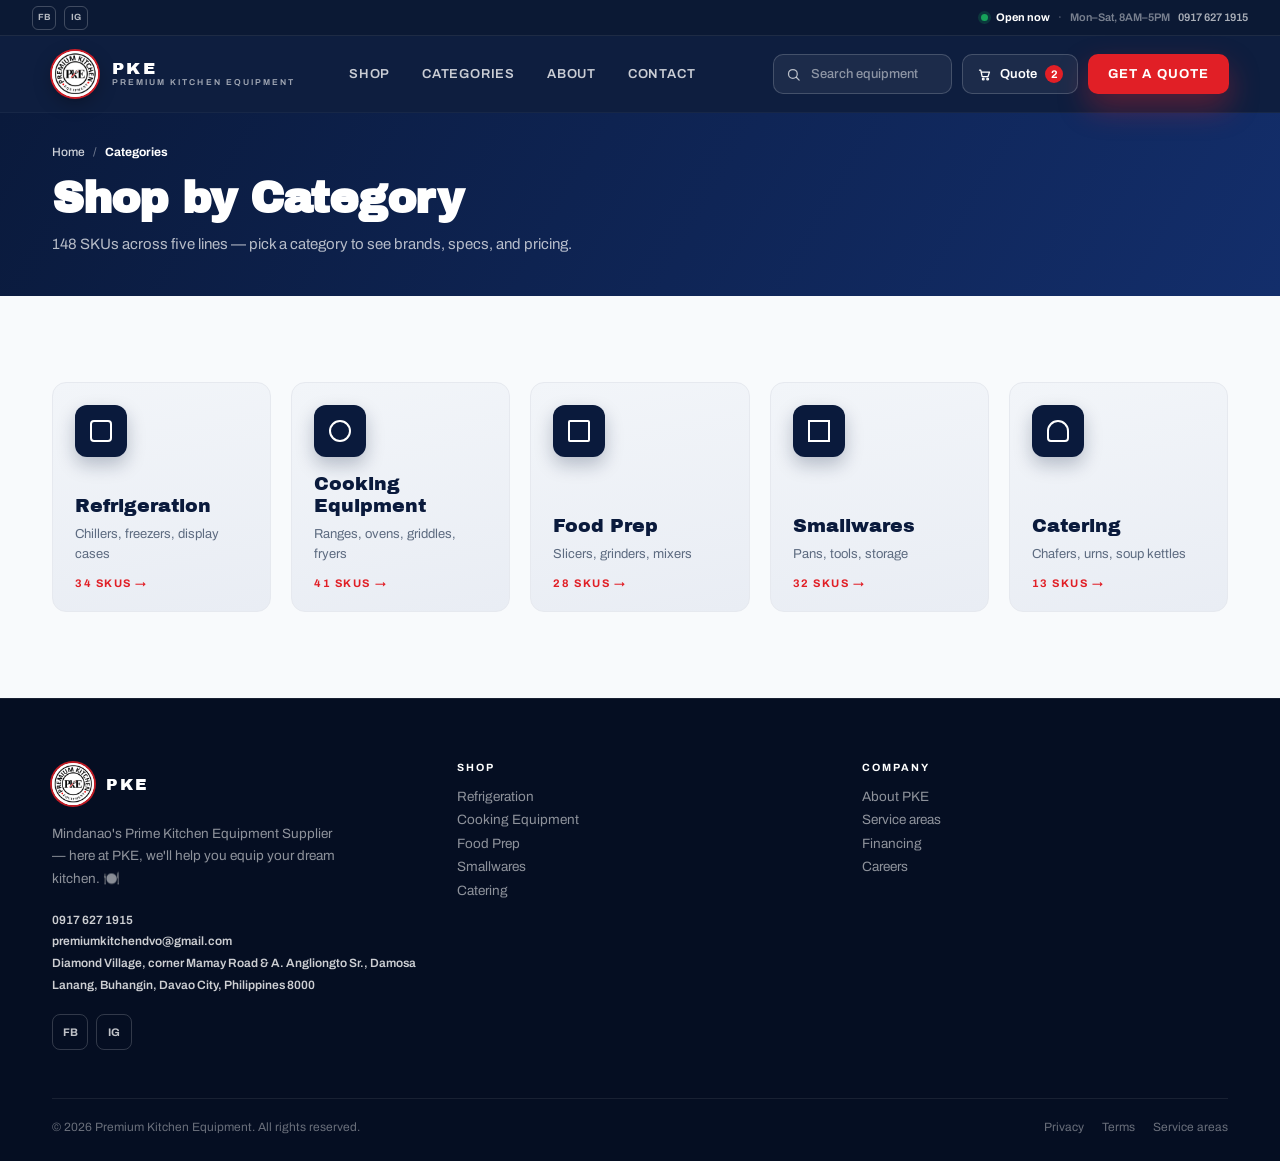
<file: categories.html>
<!doctype html>
<html lang="en">
<head>
<meta charset="utf-8">
<meta name="viewport" content="width=device-width, initial-scale=1">
<title>Shop by Category | PKE</title>
<meta name="description" content="Browse Premium Kitchen Equipment by category — refrigeration, cooking equipment, food prep, smallwares, and catering.">
<meta name="theme-color" content="#0A1A3C">
<link rel="icon" type="image/png" href="images/favicon-64.png">
<link rel="apple-touch-icon" href="images/apple-touch-icon.png">
<link rel="preconnect" href="https://fonts.googleapis.com">
<link rel="preconnect" href="https://fonts.gstatic.com" crossorigin>
<link href="https://fonts.googleapis.com/css2?family=Archivo+Black&family=Archivo:wght@400;500;600;700&family=Playfair+Display:wght@700;900&display=swap" rel="stylesheet">
<link rel="stylesheet" href="css/style.css">
</head>
<body>

<header class="site-header is-solid">
  <div class="utility-bar">
    <div class="utility-bar__socials">
      <a href="https://www.facebook.com/PremiumKitchenEquip/" aria-label="Facebook" target="_blank" rel="noopener noreferrer">FB</a>
      <a href="https://www.instagram.com/premiumkitchenequipment/" aria-label="Instagram" target="_blank" rel="noopener noreferrer">IG</a>
    </div>
    <div class="utility-bar__status">
      <span class="utility-bar__dot" data-hours-dot></span>
      <span class="utility-bar__status-label" data-hours-label>&nbsp;</span>
      <span class="utility-bar__sep">&middot;</span>
      <span class="utility-bar__hours">Mon&ndash;Sat, 8AM&ndash;5PM</span>
      <a class="utility-bar__phone" href="tel:+639176271915">0917 627 1915</a>
    </div>
  </div>
  <div class="container navbar">
    <a class="navbar__brand" href="index.html" aria-label="PKE home">
      <span class="navbar__badge">
        <img src="images/logo.png" alt="PKE badge" width="46" height="46">
      </span>
      <span class="navbar__lockup">
        <span class="navbar__wordmark">PKE</span>
        <span class="navbar__wordmark-sub">PREMIUM KITCHEN EQUIPMENT</span>
      </span>
    </a>

    <nav class="navbar__links navbar__wide-only" aria-label="Primary">
      <a href="shop.html">Shop</a>
      <a href="categories.html" aria-current="page">Categories</a>
      <a href="about.html">About</a>
      <a href="contact.html">Contact</a>
    </nav>

    <div class="navbar__spacer"></div>

    <div class="navbar__actions">
      <div class="navbar__search navbar__wide-only">
        <svg width="15" height="15" viewBox="0 0 24 24" fill="none" stroke="currentColor" stroke-width="2" stroke-linecap="round"><circle cx="11" cy="11" r="7"></circle><path d="M16.5 16.5 21 21"></path></svg>
        <input type="search" placeholder="Search equipment" aria-label="Search equipment">
      </div>
      <button class="icon-btn navbar__mobile-only" type="button" aria-label="Search">
        <svg width="16" height="16" viewBox="0 0 24 24" fill="none" stroke="currentColor" stroke-width="2" stroke-linecap="round"><circle cx="11" cy="11" r="7"></circle><path d="M16.5 16.5 21 21"></path></svg>
      </button>
      <button class="icon-btn navbar__mobile-only" type="button" aria-label="Menu" aria-expanded="false" data-menu-toggle>
        <svg width="18" height="18" viewBox="0 0 24 24" fill="none" stroke="currentColor" stroke-width="2" stroke-linecap="round"><path d="M4 7h16M4 12h16M4 17h16"></path></svg>
      </button>
      <button class="navbar__quote" type="button" aria-label="View quote list">
        <svg width="15" height="15" viewBox="0 0 24 24" fill="none" stroke="currentColor" stroke-width="2" stroke-linecap="round" stroke-linejoin="round"><path d="M4 5h2l2.2 10.2h9.4L20 8H7"></path><circle cx="10" cy="19" r="1.4"></circle><circle cx="17" cy="19" r="1.4"></circle></svg>
        <span class="navbar__quote-label">Quote</span>
        <span class="navbar__quote-badge" data-cart-count>2</span>
      </button>
      <a class="btn btn--primary navbar__cta" href="shop.html">Get a Quote</a>
    </div>
  </div>

  <div class="navbar__drawer" data-menu-drawer>
    <div class="navbar__drawer-inner">
      <a href="shop.html">Shop</a>
      <a href="categories.html">Categories</a>
      <a href="about.html">About</a>
      <a href="contact.html">Contact</a>
      <div class="navbar__drawer-search">
        <svg width="15" height="15" viewBox="0 0 24 24" fill="none" stroke="currentColor" stroke-width="2" stroke-linecap="round"><circle cx="11" cy="11" r="7"></circle><path d="M16.5 16.5 21 21"></path></svg>
        <input type="search" placeholder="Search equipment" aria-label="Search equipment">
      </div>
      <a class="btn btn--primary btn--full navbar__drawer-cta" href="shop.html">Get a Quote</a>
    </div>
  </div>
</header>

<main style="padding-top:var(--header-h);background:#F8FAFC">

  <div class="listing-banner">
    <div class="container">
      <div class="breadcrumb">
        <a href="index.html">Home</a><span class="sep">/</span><strong>Categories</strong>
      </div>
      <h1 class="listing-title">Shop by Category</h1>
      <p class="listing-lede">148 SKUs across five lines — pick a category to see brands, specs, and pricing.</p>
    </div>
  </div>

  <section class="section">
    <div class="container">
      <div class="category-grid">
        <a class="category-card reveal" href="shop.html">
          <span class="category-card__icon"><span style="border-radius:4px"></span></span>
          <div>
            <div class="category-card__name">Refrigeration</div>
            <div class="category-card__blurb">Chillers, freezers, display cases</div>
            <div class="category-card__count">34 SKUs →</div>
          </div>
        </a>
        <a class="category-card reveal" href="shop.html">
          <span class="category-card__icon"><span style="border-radius:50%"></span></span>
          <div>
            <div class="category-card__name">Cooking Equipment</div>
            <div class="category-card__blurb">Ranges, ovens, griddles, fryers</div>
            <div class="category-card__count">41 SKUs →</div>
          </div>
        </a>
        <a class="category-card reveal" href="shop.html">
          <span class="category-card__icon"><span style="border-radius:2px"></span></span>
          <div>
            <div class="category-card__name">Food Prep</div>
            <div class="category-card__blurb">Slicers, grinders, mixers</div>
            <div class="category-card__count">28 SKUs →</div>
          </div>
        </a>
        <a class="category-card reveal" href="shop.html">
          <span class="category-card__icon"><span style="border-radius:0"></span></span>
          <div>
            <div class="category-card__name">Smallwares</div>
            <div class="category-card__blurb">Pans, tools, storage</div>
            <div class="category-card__count">32 SKUs →</div>
          </div>
        </a>
        <a class="category-card reveal" href="shop.html">
          <span class="category-card__icon"><span style="border-radius:50% 50% 4px 4px"></span></span>
          <div>
            <div class="category-card__name">Catering</div>
            <div class="category-card__blurb">Chafers, urns, soup kettles</div>
            <div class="category-card__count">13 SKUs →</div>
          </div>
        </a>
      </div>
    </div>
  </section>

</main>

<footer class="site-footer" id="footer">
  <div class="container">
    <div class="footer-grid">
      <div>
        <div class="footer-brand">
          <span class="footer-badge">
            <img src="images/logo.png" alt="PKE badge" width="42" height="42">
          </span>
          <span class="footer-wordmark">PKE</span>
        </div>
        <p class="footer-blurb">Mindanao's Prime Kitchen Equipment Supplier &mdash; here at PKE, we'll help you equip your dream kitchen. 🍽️</p>
        <address class="footer-contact">
          <a href="tel:+639176271915">0917 627 1915</a><br>
          <a href="mailto:premiumkitchendvo@gmail.com">premiumkitchendvo@gmail.com</a><br>
          <a href="https://www.google.com/maps?q=Diamond+Village%2C+corner+Mamay+Road+%26+A.+Angliongto+Sr.%2C+Damosa+Lanang%2C+Buhangin%2C+Davao+City%2C+Philippines+8000" target="_blank" rel="noopener noreferrer">Diamond Village, corner Mamay Road &amp; A. Angliongto Sr., Damosa Lanang, Buhangin, Davao City, Philippines 8000</a>
        </address>
        <div class="footer-socials">
          <a href="https://www.facebook.com/PremiumKitchenEquip/" aria-label="Facebook" target="_blank" rel="noopener noreferrer">FB</a>
          <a href="https://www.instagram.com/premiumkitchenequipment/" aria-label="Instagram" target="_blank" rel="noopener noreferrer">IG</a>
        </div>
      </div>
      <div>
        <div class="footer-col-title">Shop</div>
        <div class="footer-links">
          <a href="shop.html">Refrigeration</a>
          <a href="shop.html">Cooking Equipment</a>
          <a href="shop.html">Food Prep</a>
          <a href="shop.html">Smallwares</a>
          <a href="shop.html">Catering</a>
        </div>
      </div>
      <div>
        <div class="footer-col-title">Company</div>
        <div class="footer-links">
          <a href="about.html">About PKE</a>
          <a href="#">Service areas</a>
          <a href="#">Financing</a>
          <a href="#">Careers</a>
        </div>
      </div>
    </div>
    <div class="footer-bottom">
      <span>© 2026 Premium Kitchen Equipment. All rights reserved.</span>
      <span class="footer-bottom-links"><a href="#">Privacy</a><a href="#">Terms</a><a href="#">Service areas</a></span>
    </div>
  </div>
</footer>

<script src="js/main.js"></script>
</body>
</html>
</file>
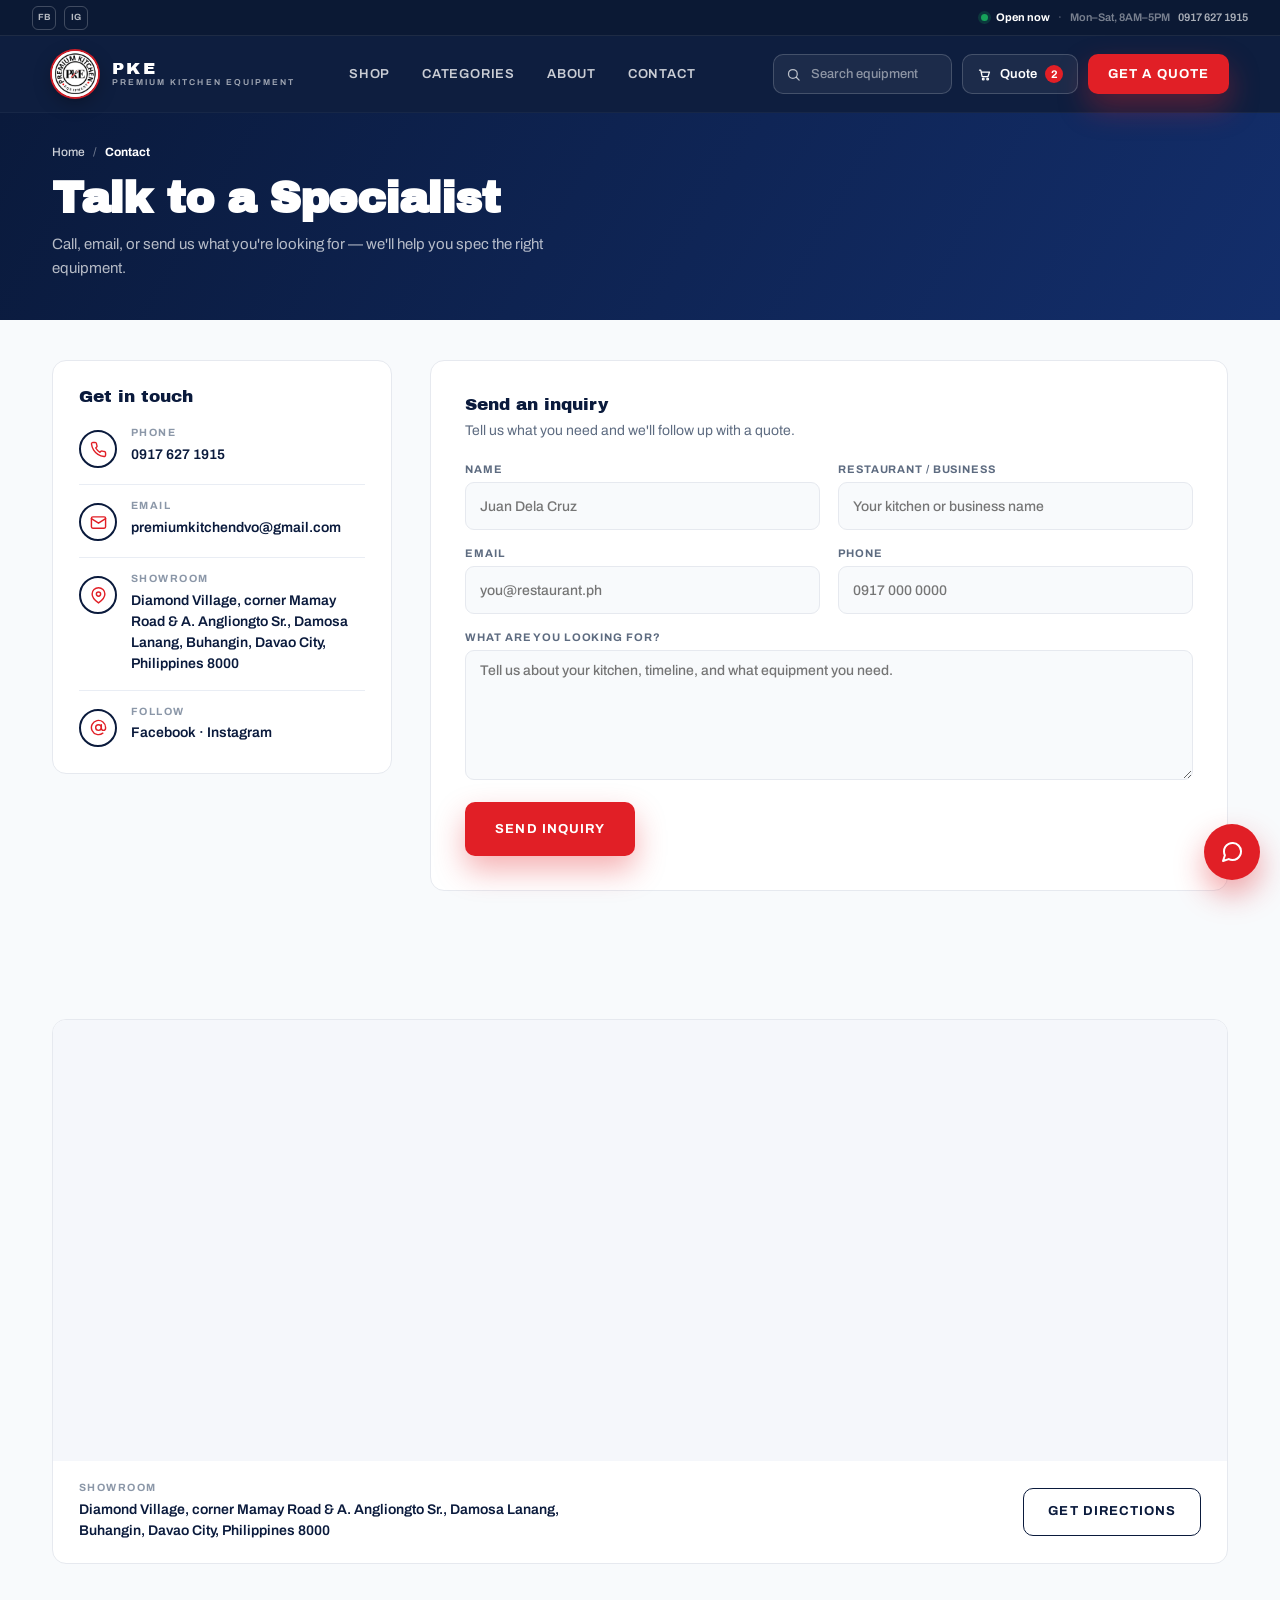
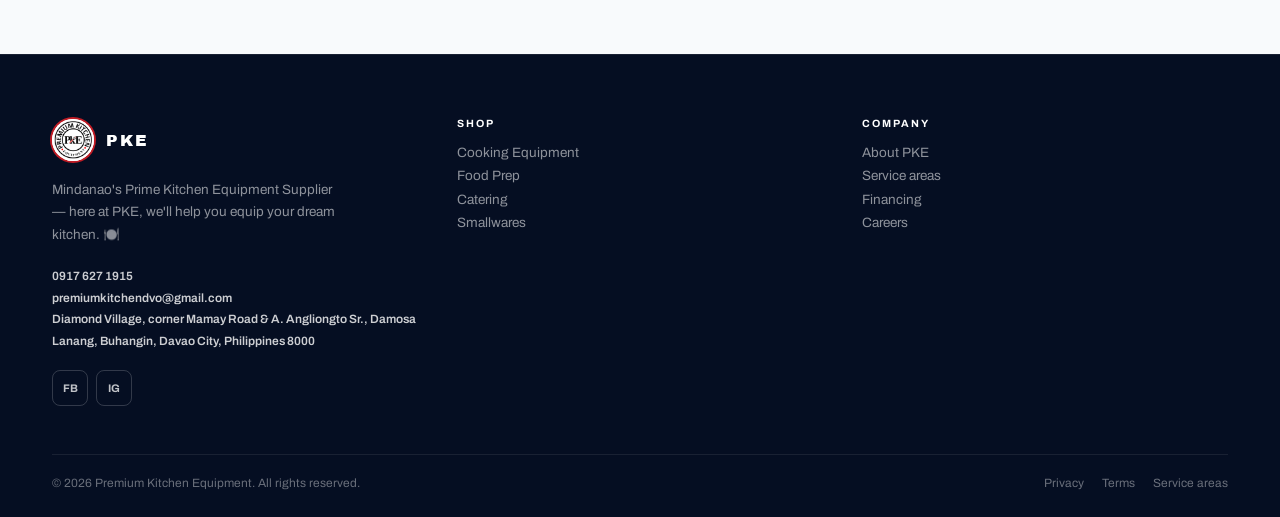
<file: contact.html>
<!doctype html>
<html lang="en">
<head>
<meta charset="utf-8">
<meta name="viewport" content="width=device-width, initial-scale=1">
<title>Contact | PKE</title>
<meta name="description" content="Talk to Premium Kitchen Equipment — call, email, or send an inquiry and we'll help you spec your kitchen.">
<meta name="theme-color" content="#0A1A3C">
<link rel="icon" type="image/png" href="images/favicon-64.png">
<link rel="apple-touch-icon" href="images/apple-touch-icon.png">
<link rel="preconnect" href="https://fonts.googleapis.com">
<link rel="preconnect" href="https://fonts.gstatic.com" crossorigin>
<link href="https://fonts.googleapis.com/css2?family=Archivo+Black&family=Archivo:wght@400;500;600;700&family=Playfair+Display:wght@700;900&display=swap" rel="stylesheet">
<link rel="stylesheet" href="css/style.css">
</head>
<body>

<header class="site-header is-solid">
  <div class="utility-bar">
    <div class="utility-bar__socials">
      <a href="https://www.facebook.com/PremiumKitchenEquip/" aria-label="Facebook" target="_blank" rel="noopener noreferrer">FB</a>
      <a href="https://www.instagram.com/premiumkitchenequipment/" aria-label="Instagram" target="_blank" rel="noopener noreferrer">IG</a>
    </div>
    <div class="utility-bar__status">
      <span class="utility-bar__dot" data-hours-dot></span>
      <span class="utility-bar__status-label" data-hours-label>&nbsp;</span>
      <span class="utility-bar__sep">&middot;</span>
      <span class="utility-bar__hours">Mon&ndash;Sat, 8AM&ndash;5PM</span>
      <a class="utility-bar__phone" href="tel:+639176271915">0917 627 1915</a>
    </div>
  </div>
  <div class="container navbar">
    <a class="navbar__brand" href="index.html" aria-label="PKE home">
      <span class="navbar__badge">
        <img src="images/logo.png" alt="PKE badge" width="46" height="46">
      </span>
      <span class="navbar__lockup">
        <span class="navbar__wordmark">PKE</span>
        <span class="navbar__wordmark-sub">PREMIUM KITCHEN EQUIPMENT</span>
      </span>
    </a>

    <nav class="navbar__links navbar__wide-only" aria-label="Primary">
      <a href="shop.html">Shop</a>
      <a href="categories.html">Categories</a>
      <a href="about.html">About</a>
      <a href="contact.html" aria-current="page">Contact</a>
    </nav>

    <div class="navbar__spacer"></div>

    <div class="navbar__actions">
      <div class="navbar__search navbar__wide-only">
        <svg width="15" height="15" viewBox="0 0 24 24" fill="none" stroke="currentColor" stroke-width="2" stroke-linecap="round"><circle cx="11" cy="11" r="7"></circle><path d="M16.5 16.5 21 21"></path></svg>
        <input type="search" placeholder="Search equipment" aria-label="Search equipment">
      </div>
      <button class="icon-btn navbar__mobile-only" type="button" aria-label="Search">
        <svg width="16" height="16" viewBox="0 0 24 24" fill="none" stroke="currentColor" stroke-width="2" stroke-linecap="round"><circle cx="11" cy="11" r="7"></circle><path d="M16.5 16.5 21 21"></path></svg>
      </button>
      <button class="icon-btn navbar__mobile-only" type="button" aria-label="Menu" aria-expanded="false" data-menu-toggle>
        <svg width="18" height="18" viewBox="0 0 24 24" fill="none" stroke="currentColor" stroke-width="2" stroke-linecap="round"><path d="M4 7h16M4 12h16M4 17h16"></path></svg>
      </button>
      <a class="navbar__quote" href="quote.html" aria-label="View quote list">
        <svg width="15" height="15" viewBox="0 0 24 24" fill="none" stroke="currentColor" stroke-width="2" stroke-linecap="round" stroke-linejoin="round"><path d="M4 5h2l2.2 10.2h9.4L20 8H7"></path><circle cx="10" cy="19" r="1.4"></circle><circle cx="17" cy="19" r="1.4"></circle></svg>
        <span class="navbar__quote-label">Quote</span>
        <span class="navbar__quote-badge" data-cart-count>2</span>
      </a>
      <a class="btn btn--primary navbar__cta" href="shop.html">Get a Quote</a>
    </div>
  </div>

  <div class="navbar__drawer" data-menu-drawer>
    <div class="navbar__drawer-inner">
      <a href="shop.html">Shop</a>
      <a href="categories.html">Categories</a>
      <a href="about.html">About</a>
      <a href="contact.html">Contact</a>
      <div class="navbar__drawer-search">
        <svg width="15" height="15" viewBox="0 0 24 24" fill="none" stroke="currentColor" stroke-width="2" stroke-linecap="round"><circle cx="11" cy="11" r="7"></circle><path d="M16.5 16.5 21 21"></path></svg>
        <input type="search" placeholder="Search equipment" aria-label="Search equipment">
      </div>
      <a class="btn btn--primary btn--full navbar__drawer-cta" href="shop.html">Get a Quote</a>
    </div>
  </div>
</header>

<main style="padding-top:var(--header-h);background:#F8FAFC">

  <div class="listing-banner">
    <div class="container">
      <div class="breadcrumb">
        <a href="index.html">Home</a><span class="sep">/</span><strong>Contact</strong>
      </div>
      <h1 class="listing-title">Talk to a Specialist</h1>
      <p class="listing-lede">Call, email, or send us what you're looking for — we'll help you spec the right equipment.</p>
    </div>
  </div>

  <div class="container contact-layout">

    <!-- INFO -->
    <aside class="contact-card">
      <div class="contact-card__title">Get in touch</div>
      <div class="contact-row">
        <span class="contact-row__icon">
          <svg width="17" height="17" viewBox="0 0 24 24" fill="none" stroke="currentColor" stroke-width="2" stroke-linecap="round" stroke-linejoin="round"><path d="M22 16.92v3a2 2 0 0 1-2.18 2 19.79 19.79 0 0 1-8.63-3.07 19.5 19.5 0 0 1-6-6 19.79 19.79 0 0 1-3.07-8.67A2 2 0 0 1 4.11 2h3a2 2 0 0 1 2 1.72c.13.96.36 1.9.7 2.81a2 2 0 0 1-.45 2.11L8.09 9.91a16 16 0 0 0 6 6l1.27-1.27a2 2 0 0 1 2.11-.45c.91.34 1.85.57 2.81.7A2 2 0 0 1 22 16.92z"></path></svg>
        </span>
        <div>
          <span class="contact-row__label">Phone</span>
          <div class="contact-row__value"><a href="tel:+639176271915">0917 627 1915</a></div>
        </div>
      </div>
      <div class="contact-row">
        <span class="contact-row__icon">
          <svg width="17" height="17" viewBox="0 0 24 24" fill="none" stroke="currentColor" stroke-width="2" stroke-linecap="round" stroke-linejoin="round"><rect x="2" y="4" width="20" height="16" rx="2"></rect><path d="M22 6.5 12 13 2 6.5"></path></svg>
        </span>
        <div>
          <span class="contact-row__label">Email</span>
          <div class="contact-row__value"><a href="mailto:premiumkitchendvo@gmail.com">premiumkitchendvo@gmail.com</a></div>
        </div>
      </div>
      <div class="contact-row">
        <span class="contact-row__icon">
          <svg width="17" height="17" viewBox="0 0 24 24" fill="none" stroke="currentColor" stroke-width="2" stroke-linecap="round" stroke-linejoin="round"><path d="M21 10c0 6.5-9 12.5-9 12.5S3 16.5 3 10a9 9 0 0 1 18 0z"></path><circle cx="12" cy="10" r="3"></circle></svg>
        </span>
        <div>
          <span class="contact-row__label">Showroom</span>
          <div class="contact-row__value"><a href="https://www.google.com/maps?q=Diamond+Village%2C+corner+Mamay+Road+%26+A.+Angliongto+Sr.%2C+Damosa+Lanang%2C+Buhangin%2C+Davao+City%2C+Philippines+8000" target="_blank" rel="noopener noreferrer">Diamond Village, corner Mamay Road &amp; A. Angliongto Sr., Damosa Lanang, Buhangin, Davao City, Philippines 8000</a></div>
        </div>
      </div>
      <div class="contact-row">
        <span class="contact-row__icon">
          <svg width="17" height="17" viewBox="0 0 24 24" fill="none" stroke="currentColor" stroke-width="2" stroke-linecap="round" stroke-linejoin="round"><circle cx="12" cy="12" r="4"></circle><path d="M16 8v5a3 3 0 0 0 6 0v-1a10 10 0 1 0-3.92 7.94"></path></svg>
        </span>
        <div>
          <span class="contact-row__label">Follow</span>
          <div class="contact-row__value">
            <a href="https://www.facebook.com/PremiumKitchenEquip/" target="_blank" rel="noopener noreferrer">Facebook</a> ·
            <a href="https://www.instagram.com/premiumkitchenequipment/" target="_blank" rel="noopener noreferrer">Instagram</a>
          </div>
        </div>
      </div>
    </aside>

    <!-- FORM -->
    <div class="contact-form-card">
      <div class="contact-card__title">Send an inquiry</div>
      <p style="margin:0 0 22px;font:400 14px/1.6 var(--font-body);color:var(--slate-600)">Tell us what you need and we'll follow up with a quote.</p>
      <form data-contact-form novalidate>
        <div class="form-grid">
          <div class="form-field">
            <label for="cf-name">Name</label>
            <input id="cf-name" type="text" name="name" placeholder="Juan Dela Cruz" required>
          </div>
          <div class="form-field">
            <label for="cf-business">Restaurant / business</label>
            <input id="cf-business" type="text" name="business" placeholder="Your kitchen or business name">
          </div>
          <div class="form-field">
            <label for="cf-email">Email</label>
            <input id="cf-email" type="email" name="email" placeholder="you@restaurant.ph" required>
          </div>
          <div class="form-field">
            <label for="cf-phone">Phone</label>
            <input id="cf-phone" type="tel" name="phone" placeholder="0917 000 0000">
          </div>
          <div class="form-field form-field--full">
            <label for="cf-message">What are you looking for?</label>
            <textarea id="cf-message" name="message" placeholder="Tell us about your kitchen, timeline, and what equipment you need." required></textarea>
          </div>
        </div>
        <div class="form-submit-row">
          <button class="btn btn--primary btn--lg" type="submit" data-form-submit>Send inquiry</button>
          <p class="form-note" data-form-note></p>
        </div>
      </form>
    </div>
  </div>

  <div class="container" style="padding-bottom:90px">
    <div class="map-card reveal">
      <div class="map-card__frame">
        <iframe
          src="https://www.google.com/maps?q=Diamond+Village%2C+corner+Mamay+Road+%26+A.+Angliongto+Sr.%2C+Damosa+Lanang%2C+Buhangin%2C+Davao+City%2C+Philippines+8000&output=embed"
          loading="lazy"
          referrerpolicy="no-referrer-when-downgrade"
          title="PKE showroom location on Google Maps"></iframe>
      </div>
      <div class="map-card__footer">
        <div>
          <div class="map-card__label">Showroom</div>
          <div class="map-card__address">Diamond Village, corner Mamay Road &amp; A. Angliongto Sr., Damosa Lanang, Buhangin, Davao City, Philippines 8000</div>
        </div>
        <a class="btn btn--outline-navy" href="https://www.google.com/maps/dir/?api=1&destination=Diamond+Village%2C+corner+Mamay+Road+%26+A.+Angliongto+Sr.%2C+Damosa+Lanang%2C+Buhangin%2C+Davao+City%2C+Philippines+8000" target="_blank" rel="noopener noreferrer">Get directions</a>
      </div>
    </div>
  </div>
</main>

<footer class="site-footer" id="footer">
  <div class="container">
    <div class="footer-grid">
      <div>
        <div class="footer-brand">
          <span class="footer-badge">
            <img src="images/logo.png" alt="PKE badge" width="42" height="42">
          </span>
          <span class="footer-wordmark">PKE</span>
        </div>
        <p class="footer-blurb">Mindanao's Prime Kitchen Equipment Supplier &mdash; here at PKE, we'll help you equip your dream kitchen. 🍽️</p>
        <address class="footer-contact">
          <a href="tel:+639176271915">0917 627 1915</a><br>
          <a href="mailto:premiumkitchendvo@gmail.com">premiumkitchendvo@gmail.com</a><br>
          <a href="https://www.google.com/maps?q=Diamond+Village%2C+corner+Mamay+Road+%26+A.+Angliongto+Sr.%2C+Damosa+Lanang%2C+Buhangin%2C+Davao+City%2C+Philippines+8000" target="_blank" rel="noopener noreferrer">Diamond Village, corner Mamay Road &amp; A. Angliongto Sr., Damosa Lanang, Buhangin, Davao City, Philippines 8000</a>
        </address>
        <div class="footer-socials">
          <a href="https://www.facebook.com/PremiumKitchenEquip/" aria-label="Facebook" target="_blank" rel="noopener noreferrer">FB</a>
          <a href="https://www.instagram.com/premiumkitchenequipment/" aria-label="Instagram" target="_blank" rel="noopener noreferrer">IG</a>
        </div>
      </div>
      <div>
        <div class="footer-col-title">Shop</div>
        <div class="footer-links">
          <a href="shop.html?cat=cooking-equipment">Cooking Equipment</a>
          <a href="shop.html?cat=food-prep">Food Prep</a>
          <a href="shop.html?cat=catering">Catering</a>
          <a href="shop.html?cat=smallwares">Smallwares</a>
        </div>
      </div>
      <div>
        <div class="footer-col-title">Company</div>
        <div class="footer-links">
          <a href="about.html">About PKE</a>
          <a href="service-areas.html">Service areas</a>
          <a href="financing.html">Financing</a>
          <a href="careers.html">Careers</a>
        </div>
      </div>
    </div>
    <div class="footer-bottom">
      <span>© 2026 Premium Kitchen Equipment. All rights reserved.</span>
      <span class="footer-bottom-links"><a href="privacy.html">Privacy</a><a href="terms.html">Terms</a><a href="service-areas.html">Service areas</a></span>
    </div>
  </div>
</footer>

<a class="messenger-fab" href="https://www.facebook.com/PremiumKitchenEquip/" target="_blank" rel="noopener noreferrer" aria-label="Message us on Facebook">
  <svg width="24" height="24" viewBox="0 0 24 24" fill="none" stroke="currentColor" stroke-width="2" stroke-linecap="round" stroke-linejoin="round"><path d="M21 11.5a8.38 8.38 0 0 1-.9 3.8 8.5 8.5 0 0 1-7.6 4.7 8.38 8.38 0 0 1-3.8-.9L3 21l1.9-5.7a8.38 8.38 0 0 1-.9-3.8 8.5 8.5 0 0 1 4.7-7.6 8.38 8.38 0 0 1 3.8-.9h.5a8.48 8.48 0 0 1 8 8v.5z"></path></svg>
</a>


<script src="js/main.js"></script>
<script src="js/contact.js"></script>
</body>
</html>
</file>
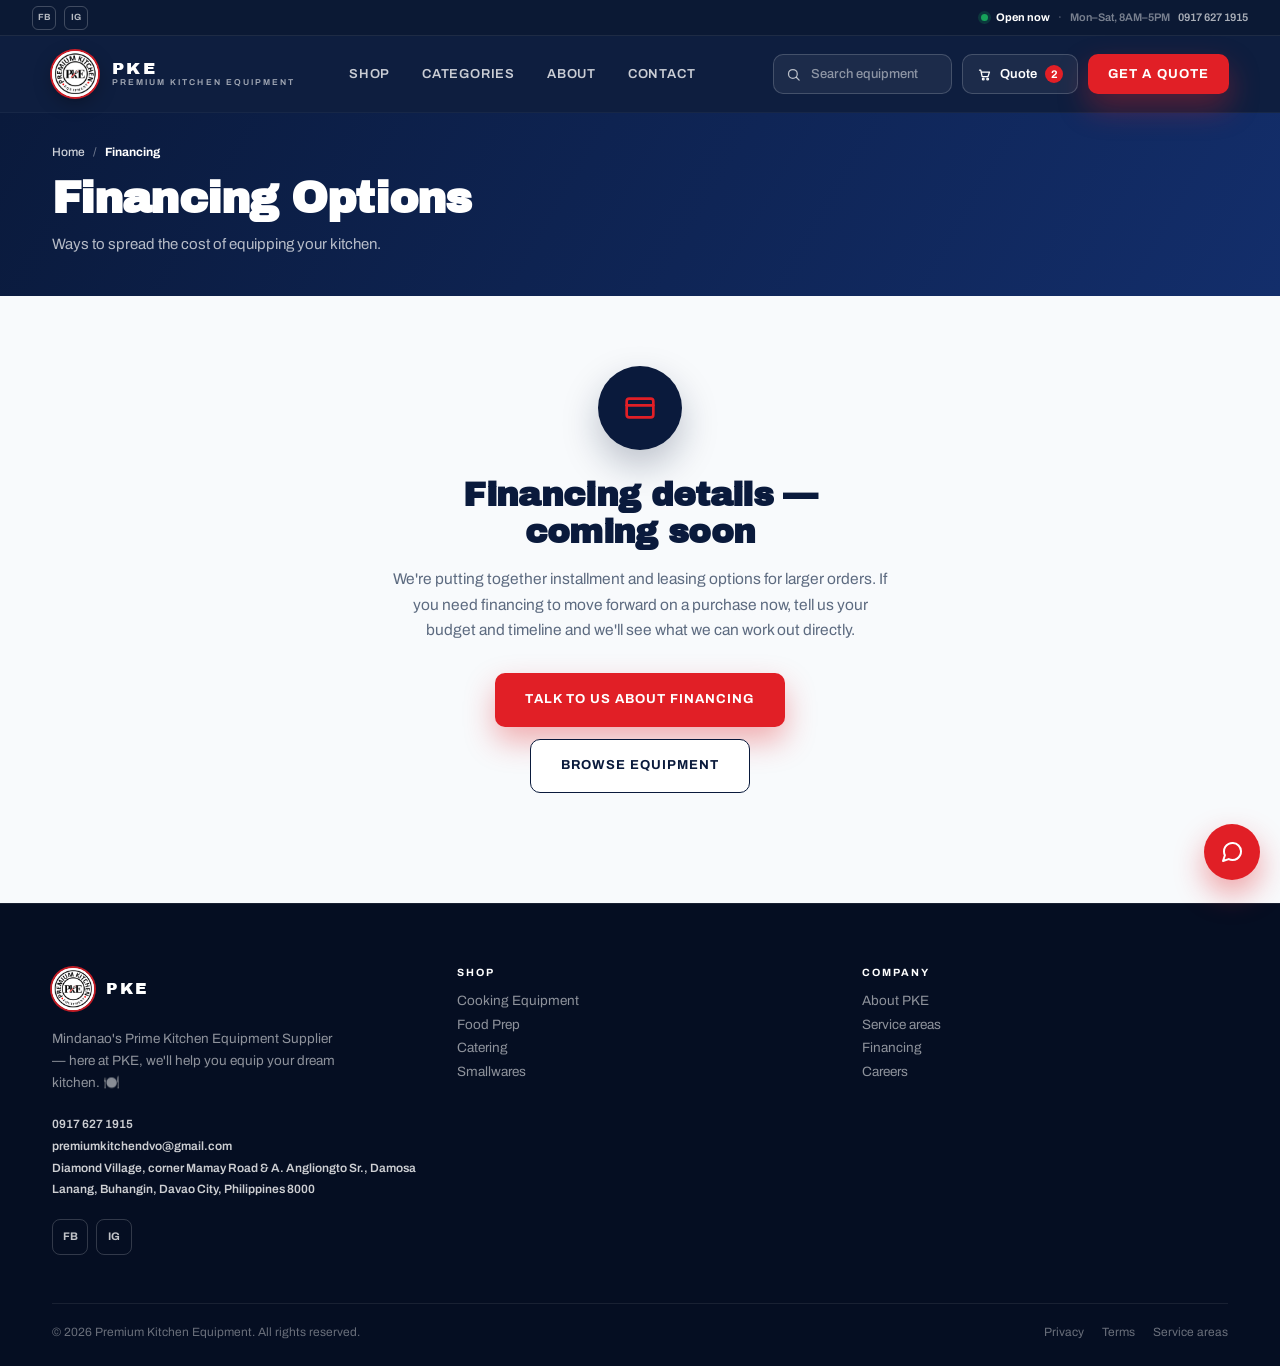
<file: financing.html>
<!doctype html>
<html lang="en">
<head>
<meta charset="utf-8">
<meta name="viewport" content="width=device-width, initial-scale=1">
<title>Financing | PKE</title>
<meta name="description" content="Ways to spread the cost of equipping your kitchen.">
<meta name="theme-color" content="#0A1A3C">
<link rel="icon" type="image/png" href="images/favicon-64.png">
<link rel="apple-touch-icon" href="images/apple-touch-icon.png">
<link rel="preconnect" href="https://fonts.googleapis.com">
<link rel="preconnect" href="https://fonts.gstatic.com" crossorigin>
<link href="https://fonts.googleapis.com/css2?family=Archivo+Black&family=Archivo:wght@400;500;600;700&family=Playfair+Display:wght@700;900&display=swap" rel="stylesheet">
<link rel="stylesheet" href="css/style.css">
</head>
<body>

<header class="site-header is-solid">
  <div class="utility-bar">
    <div class="utility-bar__socials">
      <a href="https://www.facebook.com/PremiumKitchenEquip/" aria-label="Facebook" target="_blank" rel="noopener noreferrer">FB</a>
      <a href="https://www.instagram.com/premiumkitchenequipment/" aria-label="Instagram" target="_blank" rel="noopener noreferrer">IG</a>
    </div>
    <div class="utility-bar__status">
      <span class="utility-bar__dot" data-hours-dot></span>
      <span class="utility-bar__status-label" data-hours-label>&nbsp;</span>
      <span class="utility-bar__sep">&middot;</span>
      <span class="utility-bar__hours">Mon&ndash;Sat, 8AM&ndash;5PM</span>
      <a class="utility-bar__phone" href="tel:+639176271915">0917 627 1915</a>
    </div>
  </div>
  <div class="container navbar">
    <a class="navbar__brand" href="index.html" aria-label="PKE home">
      <span class="navbar__badge">
        <img src="images/logo.png" alt="PKE badge" width="46" height="46">
      </span>
      <span class="navbar__lockup">
        <span class="navbar__wordmark">PKE</span>
        <span class="navbar__wordmark-sub">PREMIUM KITCHEN EQUIPMENT</span>
      </span>
    </a>

    <nav class="navbar__links navbar__wide-only" aria-label="Primary">
      <a href="shop.html">Shop</a>
      <a href="categories.html">Categories</a>
      <a href="about.html">About</a>
      <a href="contact.html">Contact</a>
    </nav>

    <div class="navbar__spacer"></div>

    <div class="navbar__actions">
      <div class="navbar__search navbar__wide-only">
        <svg width="15" height="15" viewBox="0 0 24 24" fill="none" stroke="currentColor" stroke-width="2" stroke-linecap="round"><circle cx="11" cy="11" r="7"></circle><path d="M16.5 16.5 21 21"></path></svg>
        <input type="search" placeholder="Search equipment" aria-label="Search equipment">
      </div>
      <button class="icon-btn navbar__mobile-only" type="button" aria-label="Search">
        <svg width="16" height="16" viewBox="0 0 24 24" fill="none" stroke="currentColor" stroke-width="2" stroke-linecap="round"><circle cx="11" cy="11" r="7"></circle><path d="M16.5 16.5 21 21"></path></svg>
      </button>
      <button class="icon-btn navbar__mobile-only" type="button" aria-label="Menu" aria-expanded="false" data-menu-toggle>
        <svg width="18" height="18" viewBox="0 0 24 24" fill="none" stroke="currentColor" stroke-width="2" stroke-linecap="round"><path d="M4 7h16M4 12h16M4 17h16"></path></svg>
      </button>
      <a class="navbar__quote" href="quote.html" aria-label="View quote list">
        <svg width="15" height="15" viewBox="0 0 24 24" fill="none" stroke="currentColor" stroke-width="2" stroke-linecap="round" stroke-linejoin="round"><path d="M4 5h2l2.2 10.2h9.4L20 8H7"></path><circle cx="10" cy="19" r="1.4"></circle><circle cx="17" cy="19" r="1.4"></circle></svg>
        <span class="navbar__quote-label">Quote</span>
        <span class="navbar__quote-badge" data-cart-count>2</span>
      </a>
      <a class="btn btn--primary navbar__cta" href="shop.html">Get a Quote</a>
    </div>
  </div>

  <div class="navbar__drawer" data-menu-drawer>
    <div class="navbar__drawer-inner">
      <a href="shop.html">Shop</a>
      <a href="categories.html">Categories</a>
      <a href="about.html">About</a>
      <a href="contact.html">Contact</a>
      <div class="navbar__drawer-search">
        <svg width="15" height="15" viewBox="0 0 24 24" fill="none" stroke="currentColor" stroke-width="2" stroke-linecap="round"><circle cx="11" cy="11" r="7"></circle><path d="M16.5 16.5 21 21"></path></svg>
        <input type="search" placeholder="Search equipment" aria-label="Search equipment">
      </div>
      <a class="btn btn--primary btn--full navbar__drawer-cta" href="shop.html">Get a Quote</a>
    </div>
  </div>
</header>

<main style="padding-top:var(--header-h);background:#F8FAFC">

  <div class="listing-banner">
    <div class="container">
      <div class="breadcrumb">
        <a href="index.html">Home</a><span class="sep">/</span><strong>Financing</strong>
      </div>
      <h1 class="listing-title">Financing Options</h1>
      <p class="listing-lede">Ways to spread the cost of equipping your kitchen.</p>
    </div>
  </div>

  <div class="placeholder-block">
    <div class="placeholder-block__icon">
      <svg width="32" height="32" viewBox="0 0 24 24" fill="none" stroke="currentColor" stroke-width="2" stroke-linecap="round" stroke-linejoin="round"><rect x="2" y="5" width="20" height="14" rx="2"></rect><path d="M2 10h20"></path></svg>
    </div>
    <h2>Financing details &mdash; coming soon</h2>
    <p>We're putting together installment and leasing options for larger orders. If you need financing to move forward on a purchase now, tell us your budget and timeline and we'll see what we can work out directly.</p>
    <div class="placeholder-block__ctas">
      <a class="btn btn--primary btn--lg" href="contact.html">Talk to us about financing</a>
      <a class="btn btn--outline-navy btn--lg" href="shop.html">Browse equipment</a>
    </div>
  </div>
</main>

<footer class="site-footer" id="footer">
  <div class="container">
    <div class="footer-grid">
      <div>
        <div class="footer-brand">
          <span class="footer-badge">
            <img src="images/logo.png" alt="PKE badge" width="42" height="42">
          </span>
          <span class="footer-wordmark">PKE</span>
        </div>
        <p class="footer-blurb">Mindanao's Prime Kitchen Equipment Supplier &mdash; here at PKE, we'll help you equip your dream kitchen. 🍽️</p>
        <address class="footer-contact">
          <a href="tel:+639176271915">0917 627 1915</a><br>
          <a href="mailto:premiumkitchendvo@gmail.com">premiumkitchendvo@gmail.com</a><br>
          <a href="https://www.google.com/maps?q=Diamond+Village%2C+corner+Mamay+Road+%26+A.+Angliongto+Sr.%2C+Damosa+Lanang%2C+Buhangin%2C+Davao+City%2C+Philippines+8000" target="_blank" rel="noopener noreferrer">Diamond Village, corner Mamay Road &amp; A. Angliongto Sr., Damosa Lanang, Buhangin, Davao City, Philippines 8000</a>
        </address>
        <div class="footer-socials">
          <a href="https://www.facebook.com/PremiumKitchenEquip/" aria-label="Facebook" target="_blank" rel="noopener noreferrer">FB</a>
          <a href="https://www.instagram.com/premiumkitchenequipment/" aria-label="Instagram" target="_blank" rel="noopener noreferrer">IG</a>
        </div>
      </div>
      <div>
        <div class="footer-col-title">Shop</div>
        <div class="footer-links">
          <a href="shop.html?cat=cooking-equipment">Cooking Equipment</a>
          <a href="shop.html?cat=food-prep">Food Prep</a>
          <a href="shop.html?cat=catering">Catering</a>
          <a href="shop.html?cat=smallwares">Smallwares</a>
        </div>
      </div>
      <div>
        <div class="footer-col-title">Company</div>
        <div class="footer-links">
          <a href="about.html">About PKE</a>
          <a href="service-areas.html">Service areas</a>
          <a href="financing.html">Financing</a>
          <a href="careers.html">Careers</a>
        </div>
      </div>
    </div>
    <div class="footer-bottom">
      <span>© 2026 Premium Kitchen Equipment. All rights reserved.</span>
      <span class="footer-bottom-links"><a href="privacy.html">Privacy</a><a href="terms.html">Terms</a><a href="service-areas.html">Service areas</a></span>
    </div>
  </div>
</footer>

<a class="messenger-fab" href="https://www.facebook.com/PremiumKitchenEquip/" target="_blank" rel="noopener noreferrer" aria-label="Message us on Facebook">
  <svg width="24" height="24" viewBox="0 0 24 24" fill="none" stroke="currentColor" stroke-width="2" stroke-linecap="round" stroke-linejoin="round"><path d="M21 11.5a8.38 8.38 0 0 1-.9 3.8 8.5 8.5 0 0 1-7.6 4.7 8.38 8.38 0 0 1-3.8-.9L3 21l1.9-5.7a8.38 8.38 0 0 1-.9-3.8 8.5 8.5 0 0 1 4.7-7.6 8.38 8.38 0 0 1 3.8-.9h.5a8.48 8.48 0 0 1 8 8v.5z"></path></svg>
</a>

<script src="js/main.js"></script>
</body>
</html>
</file>
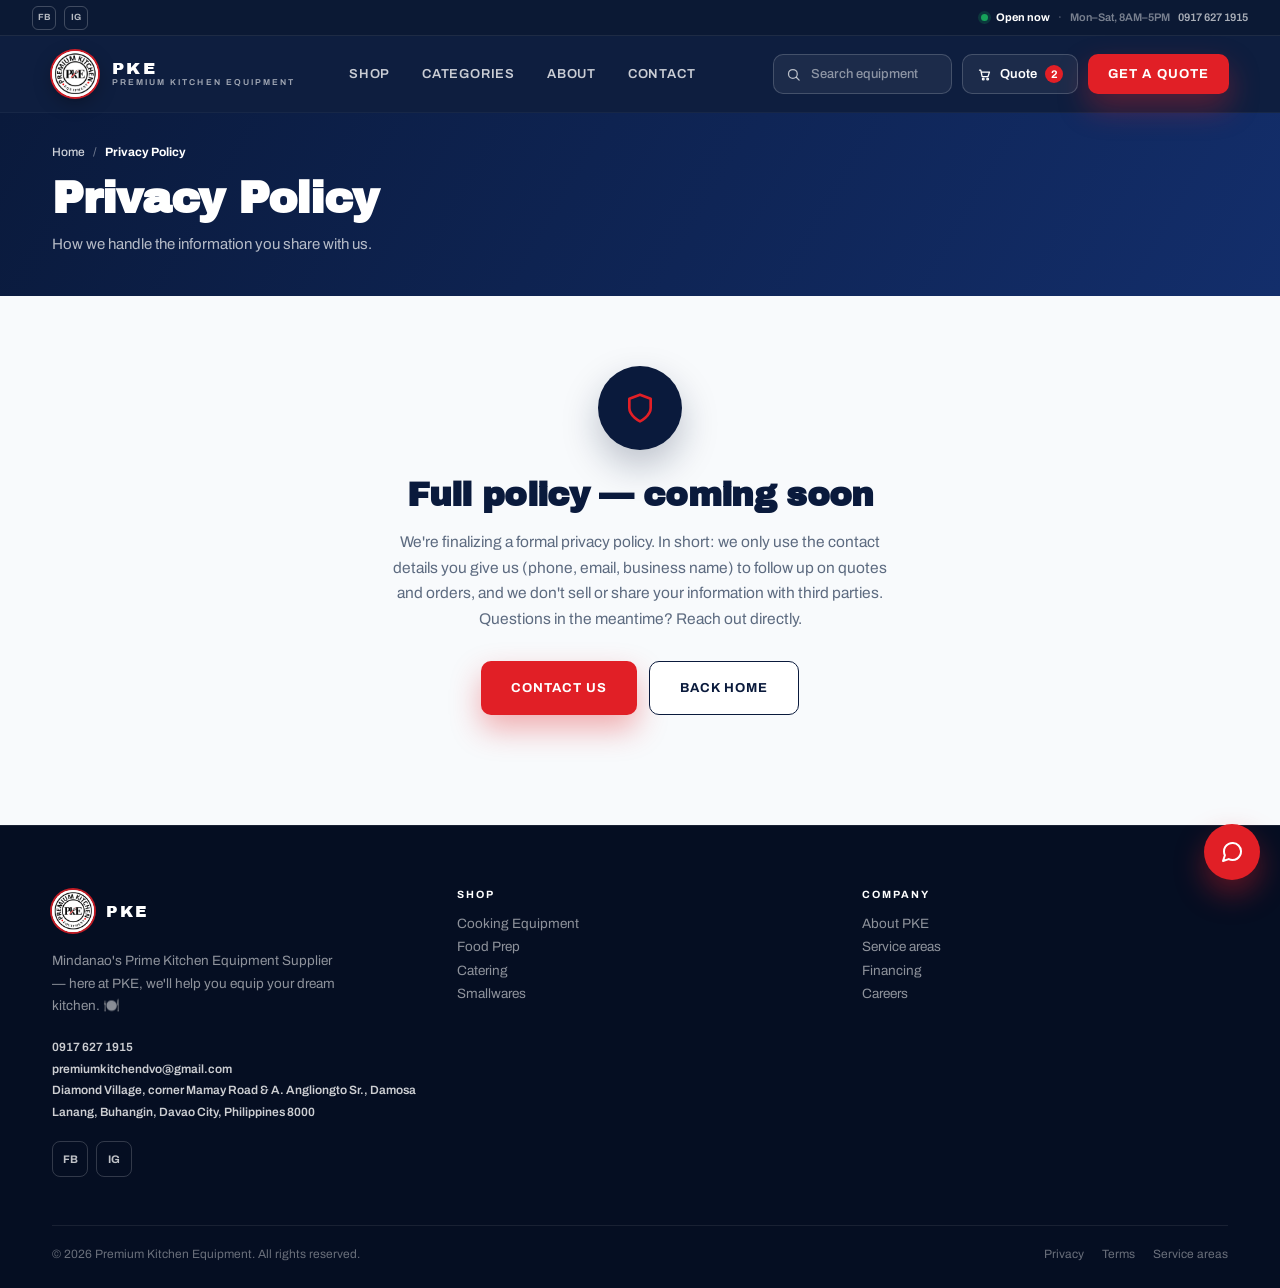
<file: privacy.html>
<!doctype html>
<html lang="en">
<head>
<meta charset="utf-8">
<meta name="viewport" content="width=device-width, initial-scale=1">
<title>Privacy Policy | PKE</title>
<meta name="description" content="How we handle the information you share with us.">
<meta name="theme-color" content="#0A1A3C">
<link rel="icon" type="image/png" href="images/favicon-64.png">
<link rel="apple-touch-icon" href="images/apple-touch-icon.png">
<link rel="preconnect" href="https://fonts.googleapis.com">
<link rel="preconnect" href="https://fonts.gstatic.com" crossorigin>
<link href="https://fonts.googleapis.com/css2?family=Archivo+Black&family=Archivo:wght@400;500;600;700&family=Playfair+Display:wght@700;900&display=swap" rel="stylesheet">
<link rel="stylesheet" href="css/style.css">
</head>
<body>

<header class="site-header is-solid">
  <div class="utility-bar">
    <div class="utility-bar__socials">
      <a href="https://www.facebook.com/PremiumKitchenEquip/" aria-label="Facebook" target="_blank" rel="noopener noreferrer">FB</a>
      <a href="https://www.instagram.com/premiumkitchenequipment/" aria-label="Instagram" target="_blank" rel="noopener noreferrer">IG</a>
    </div>
    <div class="utility-bar__status">
      <span class="utility-bar__dot" data-hours-dot></span>
      <span class="utility-bar__status-label" data-hours-label>&nbsp;</span>
      <span class="utility-bar__sep">&middot;</span>
      <span class="utility-bar__hours">Mon&ndash;Sat, 8AM&ndash;5PM</span>
      <a class="utility-bar__phone" href="tel:+639176271915">0917 627 1915</a>
    </div>
  </div>
  <div class="container navbar">
    <a class="navbar__brand" href="index.html" aria-label="PKE home">
      <span class="navbar__badge">
        <img src="images/logo.png" alt="PKE badge" width="46" height="46">
      </span>
      <span class="navbar__lockup">
        <span class="navbar__wordmark">PKE</span>
        <span class="navbar__wordmark-sub">PREMIUM KITCHEN EQUIPMENT</span>
      </span>
    </a>

    <nav class="navbar__links navbar__wide-only" aria-label="Primary">
      <a href="shop.html">Shop</a>
      <a href="categories.html">Categories</a>
      <a href="about.html">About</a>
      <a href="contact.html">Contact</a>
    </nav>

    <div class="navbar__spacer"></div>

    <div class="navbar__actions">
      <div class="navbar__search navbar__wide-only">
        <svg width="15" height="15" viewBox="0 0 24 24" fill="none" stroke="currentColor" stroke-width="2" stroke-linecap="round"><circle cx="11" cy="11" r="7"></circle><path d="M16.5 16.5 21 21"></path></svg>
        <input type="search" placeholder="Search equipment" aria-label="Search equipment">
      </div>
      <button class="icon-btn navbar__mobile-only" type="button" aria-label="Search">
        <svg width="16" height="16" viewBox="0 0 24 24" fill="none" stroke="currentColor" stroke-width="2" stroke-linecap="round"><circle cx="11" cy="11" r="7"></circle><path d="M16.5 16.5 21 21"></path></svg>
      </button>
      <button class="icon-btn navbar__mobile-only" type="button" aria-label="Menu" aria-expanded="false" data-menu-toggle>
        <svg width="18" height="18" viewBox="0 0 24 24" fill="none" stroke="currentColor" stroke-width="2" stroke-linecap="round"><path d="M4 7h16M4 12h16M4 17h16"></path></svg>
      </button>
      <a class="navbar__quote" href="quote.html" aria-label="View quote list">
        <svg width="15" height="15" viewBox="0 0 24 24" fill="none" stroke="currentColor" stroke-width="2" stroke-linecap="round" stroke-linejoin="round"><path d="M4 5h2l2.2 10.2h9.4L20 8H7"></path><circle cx="10" cy="19" r="1.4"></circle><circle cx="17" cy="19" r="1.4"></circle></svg>
        <span class="navbar__quote-label">Quote</span>
        <span class="navbar__quote-badge" data-cart-count>2</span>
      </a>
      <a class="btn btn--primary navbar__cta" href="shop.html">Get a Quote</a>
    </div>
  </div>

  <div class="navbar__drawer" data-menu-drawer>
    <div class="navbar__drawer-inner">
      <a href="shop.html">Shop</a>
      <a href="categories.html">Categories</a>
      <a href="about.html">About</a>
      <a href="contact.html">Contact</a>
      <div class="navbar__drawer-search">
        <svg width="15" height="15" viewBox="0 0 24 24" fill="none" stroke="currentColor" stroke-width="2" stroke-linecap="round"><circle cx="11" cy="11" r="7"></circle><path d="M16.5 16.5 21 21"></path></svg>
        <input type="search" placeholder="Search equipment" aria-label="Search equipment">
      </div>
      <a class="btn btn--primary btn--full navbar__drawer-cta" href="shop.html">Get a Quote</a>
    </div>
  </div>
</header>

<main style="padding-top:var(--header-h);background:#F8FAFC">

  <div class="listing-banner">
    <div class="container">
      <div class="breadcrumb">
        <a href="index.html">Home</a><span class="sep">/</span><strong>Privacy Policy</strong>
      </div>
      <h1 class="listing-title">Privacy Policy</h1>
      <p class="listing-lede">How we handle the information you share with us.</p>
    </div>
  </div>

  <div class="placeholder-block">
    <div class="placeholder-block__icon">
      <svg width="32" height="32" viewBox="0 0 24 24" fill="none" stroke="currentColor" stroke-width="2" stroke-linecap="round" stroke-linejoin="round"><path d="M12 22s8-4 8-10V5l-8-3-8 3v7c0 6 8 10 8 10z"></path></svg>
    </div>
    <h2>Full policy &mdash; coming soon</h2>
    <p>We're finalizing a formal privacy policy. In short: we only use the contact details you give us (phone, email, business name) to follow up on quotes and orders, and we don't sell or share your information with third parties. Questions in the meantime? Reach out directly.</p>
    <div class="placeholder-block__ctas">
      <a class="btn btn--primary btn--lg" href="contact.html">Contact us</a>
      <a class="btn btn--outline-navy btn--lg" href="index.html">Back home</a>
    </div>
  </div>
</main>

<footer class="site-footer" id="footer">
  <div class="container">
    <div class="footer-grid">
      <div>
        <div class="footer-brand">
          <span class="footer-badge">
            <img src="images/logo.png" alt="PKE badge" width="42" height="42">
          </span>
          <span class="footer-wordmark">PKE</span>
        </div>
        <p class="footer-blurb">Mindanao's Prime Kitchen Equipment Supplier &mdash; here at PKE, we'll help you equip your dream kitchen. 🍽️</p>
        <address class="footer-contact">
          <a href="tel:+639176271915">0917 627 1915</a><br>
          <a href="mailto:premiumkitchendvo@gmail.com">premiumkitchendvo@gmail.com</a><br>
          <a href="https://www.google.com/maps?q=Diamond+Village%2C+corner+Mamay+Road+%26+A.+Angliongto+Sr.%2C+Damosa+Lanang%2C+Buhangin%2C+Davao+City%2C+Philippines+8000" target="_blank" rel="noopener noreferrer">Diamond Village, corner Mamay Road &amp; A. Angliongto Sr., Damosa Lanang, Buhangin, Davao City, Philippines 8000</a>
        </address>
        <div class="footer-socials">
          <a href="https://www.facebook.com/PremiumKitchenEquip/" aria-label="Facebook" target="_blank" rel="noopener noreferrer">FB</a>
          <a href="https://www.instagram.com/premiumkitchenequipment/" aria-label="Instagram" target="_blank" rel="noopener noreferrer">IG</a>
        </div>
      </div>
      <div>
        <div class="footer-col-title">Shop</div>
        <div class="footer-links">
          <a href="shop.html?cat=cooking-equipment">Cooking Equipment</a>
          <a href="shop.html?cat=food-prep">Food Prep</a>
          <a href="shop.html?cat=catering">Catering</a>
          <a href="shop.html?cat=smallwares">Smallwares</a>
        </div>
      </div>
      <div>
        <div class="footer-col-title">Company</div>
        <div class="footer-links">
          <a href="about.html">About PKE</a>
          <a href="service-areas.html">Service areas</a>
          <a href="financing.html">Financing</a>
          <a href="careers.html">Careers</a>
        </div>
      </div>
    </div>
    <div class="footer-bottom">
      <span>© 2026 Premium Kitchen Equipment. All rights reserved.</span>
      <span class="footer-bottom-links"><a href="privacy.html">Privacy</a><a href="terms.html">Terms</a><a href="service-areas.html">Service areas</a></span>
    </div>
  </div>
</footer>

<a class="messenger-fab" href="https://www.facebook.com/PremiumKitchenEquip/" target="_blank" rel="noopener noreferrer" aria-label="Message us on Facebook">
  <svg width="24" height="24" viewBox="0 0 24 24" fill="none" stroke="currentColor" stroke-width="2" stroke-linecap="round" stroke-linejoin="round"><path d="M21 11.5a8.38 8.38 0 0 1-.9 3.8 8.5 8.5 0 0 1-7.6 4.7 8.38 8.38 0 0 1-3.8-.9L3 21l1.9-5.7a8.38 8.38 0 0 1-.9-3.8 8.5 8.5 0 0 1 4.7-7.6 8.38 8.38 0 0 1 3.8-.9h.5a8.48 8.48 0 0 1 8 8v.5z"></path></svg>
</a>

<script src="js/main.js"></script>
</body>
</html>
</file>
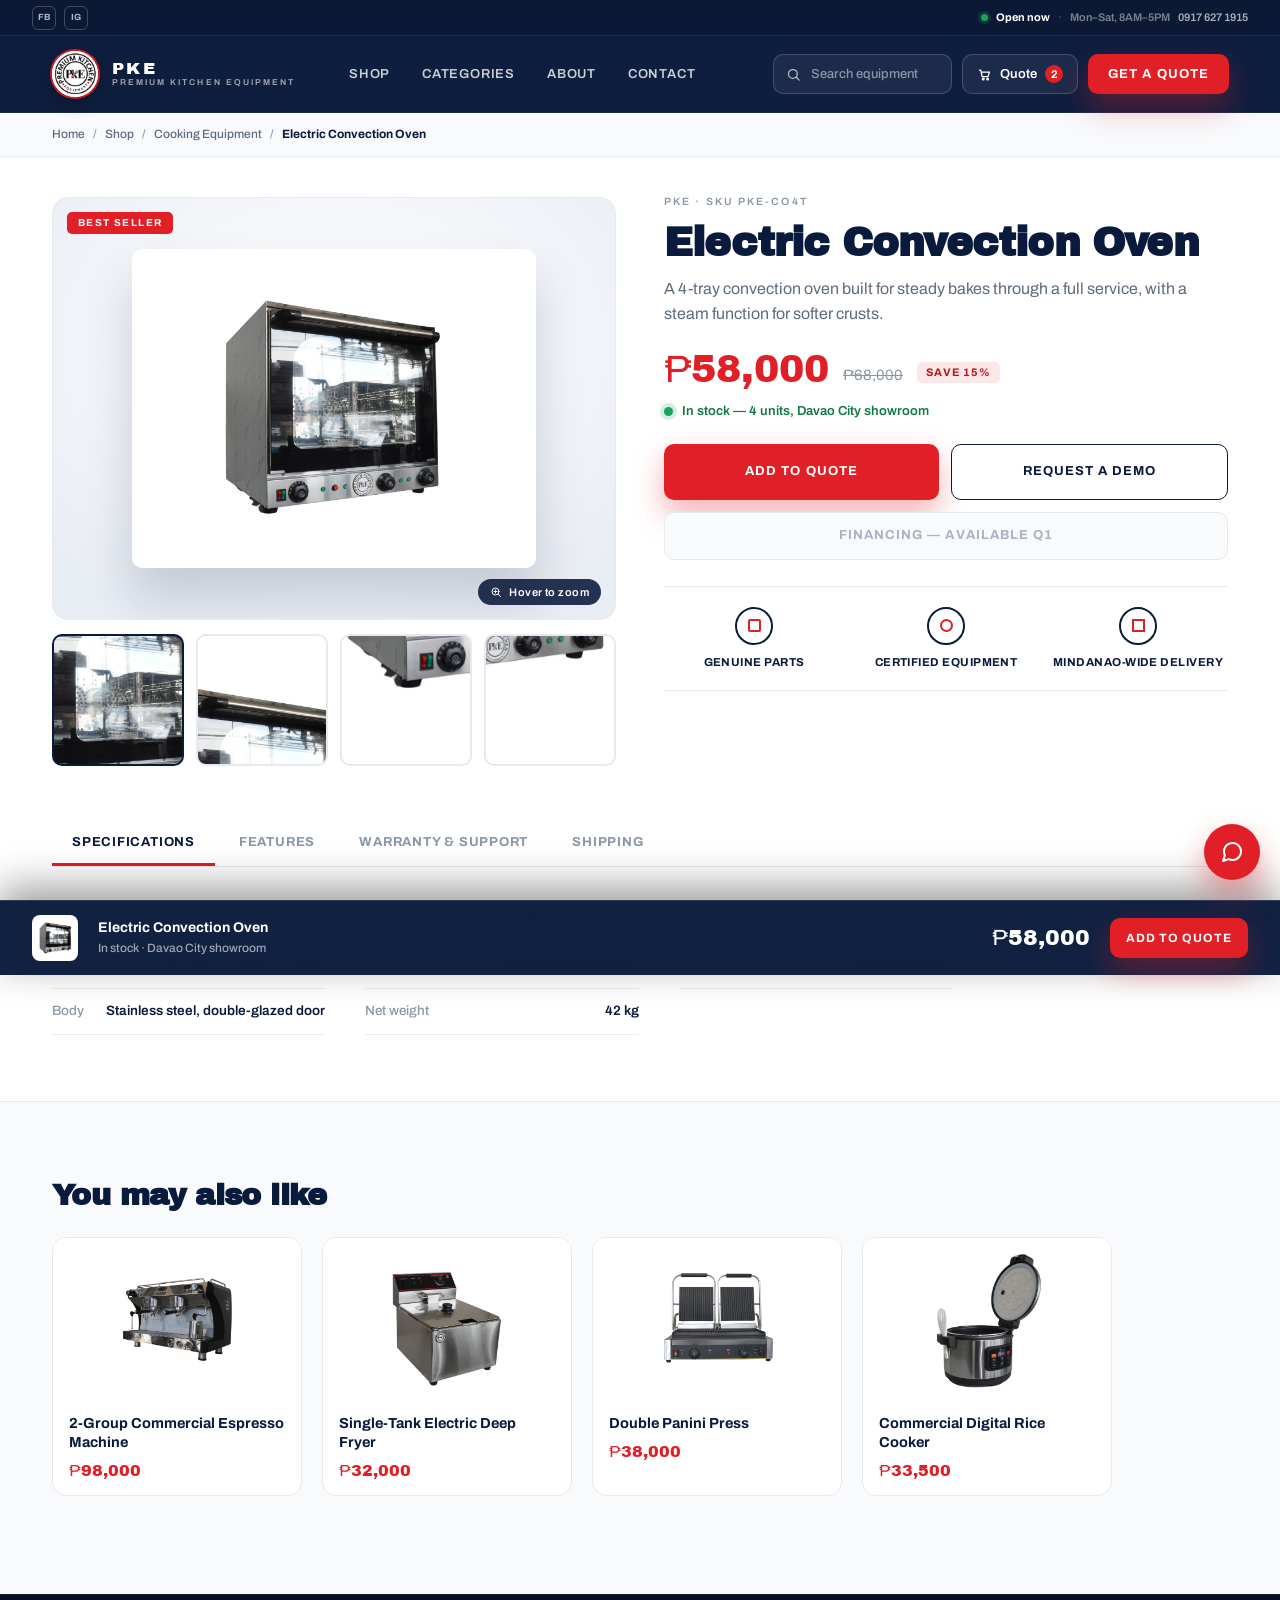
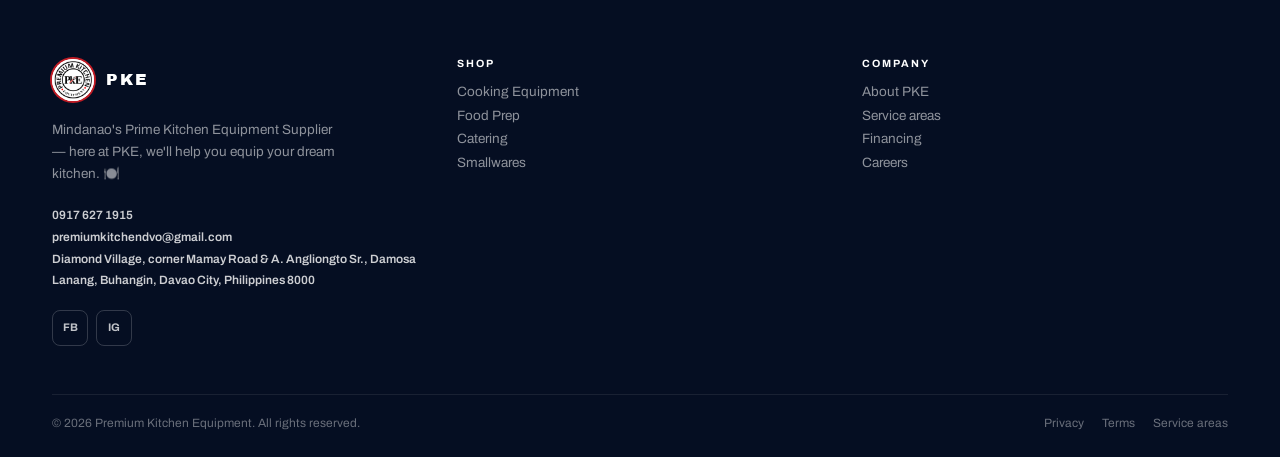
<file: product.html>
<!doctype html>
<html lang="en">
<head>
<meta charset="utf-8">
<meta name="viewport" content="width=device-width, initial-scale=1">
<title>Electric Convection Oven — PKE | PKE</title>
<meta name="description" content="4-tray electric convection oven with steam function and glass door. In stock at Premium Kitchen Equipment, Davao City.">
<meta name="theme-color" content="#0A1A3C">
<link rel="icon" type="image/png" href="images/favicon-64.png">
<link rel="apple-touch-icon" href="images/apple-touch-icon.png">
<link rel="preconnect" href="https://fonts.googleapis.com">
<link rel="preconnect" href="https://fonts.gstatic.com" crossorigin>
<link href="https://fonts.googleapis.com/css2?family=Archivo+Black&family=Archivo:wght@400;500;600;700&family=Playfair+Display:wght@700;900&display=swap" rel="stylesheet">
<link rel="stylesheet" href="css/style.css">
</head>
<body>

<header class="site-header is-solid">
  <div class="utility-bar">
    <div class="utility-bar__socials">
      <a href="https://www.facebook.com/PremiumKitchenEquip/" aria-label="Facebook" target="_blank" rel="noopener noreferrer">FB</a>
      <a href="https://www.instagram.com/premiumkitchenequipment/" aria-label="Instagram" target="_blank" rel="noopener noreferrer">IG</a>
    </div>
    <div class="utility-bar__status">
      <span class="utility-bar__dot" data-hours-dot></span>
      <span class="utility-bar__status-label" data-hours-label>&nbsp;</span>
      <span class="utility-bar__sep">&middot;</span>
      <span class="utility-bar__hours">Mon&ndash;Sat, 8AM&ndash;5PM</span>
      <a class="utility-bar__phone" href="tel:+639176271915">0917 627 1915</a>
    </div>
  </div>
  <div class="container navbar">
    <a class="navbar__brand" href="index.html" aria-label="PKE home">
      <span class="navbar__badge">
        <img src="images/logo.png" alt="PKE badge" width="46" height="46">
      </span>
      <span class="navbar__lockup">
        <span class="navbar__wordmark">PKE</span>
        <span class="navbar__wordmark-sub">PREMIUM KITCHEN EQUIPMENT</span>
      </span>
    </a>

    <nav class="navbar__links navbar__wide-only" aria-label="Primary">
      <a href="shop.html">Shop</a>
      <a href="categories.html">Categories</a>
      <a href="about.html">About</a>
      <a href="contact.html">Contact</a>
    </nav>

    <div class="navbar__spacer"></div>

    <div class="navbar__actions">
      <div class="navbar__search navbar__wide-only">
        <svg width="15" height="15" viewBox="0 0 24 24" fill="none" stroke="currentColor" stroke-width="2" stroke-linecap="round"><circle cx="11" cy="11" r="7"></circle><path d="M16.5 16.5 21 21"></path></svg>
        <input type="search" placeholder="Search equipment" aria-label="Search equipment">
      </div>
      <button class="icon-btn navbar__mobile-only" type="button" aria-label="Search">
        <svg width="16" height="16" viewBox="0 0 24 24" fill="none" stroke="currentColor" stroke-width="2" stroke-linecap="round"><circle cx="11" cy="11" r="7"></circle><path d="M16.5 16.5 21 21"></path></svg>
      </button>
      <button class="icon-btn navbar__mobile-only" type="button" aria-label="Menu" aria-expanded="false" data-menu-toggle>
        <svg width="18" height="18" viewBox="0 0 24 24" fill="none" stroke="currentColor" stroke-width="2" stroke-linecap="round"><path d="M4 7h16M4 12h16M4 17h16"></path></svg>
      </button>
      <a class="navbar__quote" href="quote.html" aria-label="View quote list">
        <svg width="15" height="15" viewBox="0 0 24 24" fill="none" stroke="currentColor" stroke-width="2" stroke-linecap="round" stroke-linejoin="round"><path d="M4 5h2l2.2 10.2h9.4L20 8H7"></path><circle cx="10" cy="19" r="1.4"></circle><circle cx="17" cy="19" r="1.4"></circle></svg>
        <span class="navbar__quote-label">Quote</span>
        <span class="navbar__quote-badge" data-cart-count>2</span>
      </a>
      <a class="btn btn--primary navbar__cta" href="shop.html">Get a Quote</a>
    </div>
  </div>

  <div class="navbar__drawer" data-menu-drawer>
    <div class="navbar__drawer-inner">
      <a href="shop.html">Shop</a>
      <a href="categories.html">Categories</a>
      <a href="about.html">About</a>
      <a href="contact.html">Contact</a>
      <div class="navbar__drawer-search">
        <svg width="15" height="15" viewBox="0 0 24 24" fill="none" stroke="currentColor" stroke-width="2" stroke-linecap="round"><circle cx="11" cy="11" r="7"></circle><path d="M16.5 16.5 21 21"></path></svg>
        <input type="search" placeholder="Search equipment" aria-label="Search equipment">
      </div>
      <a class="btn btn--primary btn--full navbar__drawer-cta" href="shop.html">Get a Quote</a>
    </div>
  </div>
</header>

<main style="padding-top:var(--header-h);background:#fff">

  <div class="detail-crumb-bar">
    <div class="container">
      <div class="breadcrumb breadcrumb--light">
        <a href="index.html">Home</a><span class="sep">/</span><a href="shop.html">Shop</a><span class="sep">/</span><a href="shop.html?cat=cooking-equipment">Cooking Equipment</a><span class="sep">/</span><strong>Electric Convection Oven</strong>
      </div>
    </div>
  </div>

  <div class="container detail-layout">

    <!-- GALLERY -->
    <div>
      <div class="gallery__main">
        <div class="gallery__frame" style="background-image:url('images/products/convection-oven.jpg');background-size:contain;background-position:center;background-repeat:no-repeat;background-color:#fff" data-gallery-image></div>
        <span class="gallery__badge">Best seller</span>
        <span class="gallery__zoom-hint">
          <svg width="12" height="12" viewBox="0 0 24 24" fill="none" stroke="currentColor" stroke-width="2" stroke-linecap="round"><circle cx="11" cy="11" r="7"></circle><path d="M16.5 16.5 21 21M11 8v6M8 11h6"></path></svg>
          Hover to zoom
        </span>
      </div>
      <div class="gallery__thumbs">
        <button class="gallery__thumb" type="button" aria-current="true" aria-label="Full view" data-thumb-size="contain" data-thumb-pos="center" style="background-image:url('images/products/convection-oven.jpg');background-size:180% auto;background-position:center"></button>
        <button class="gallery__thumb" type="button" aria-label="Control panel detail" data-thumb-size="320% auto" data-thumb-pos="left bottom" style="background-image:url('images/products/convection-oven.jpg');background-size:180% auto;background-position:top"></button>
        <button class="gallery__thumb" type="button" aria-label="Door &amp; handle detail" data-thumb-size="250% auto" data-thumb-pos="left top" style="background-image:url('images/products/convection-oven.jpg');background-size:250% auto;background-position:left bottom"></button>
        <button class="gallery__thumb" type="button" aria-label="Interior detail" data-thumb-size="260% auto" data-thumb-pos="center top" style="background-image:url('images/products/convection-oven.jpg');background-size:250% auto;background-position:right bottom"></button>
      </div>
    </div>

    <!-- BUY BLOCK -->
    <div data-buy-block>
      <div class="buy-block__sku">PKE · SKU PKE-CO4T</div>
      <h1 class="buy-block__title">Electric Convection Oven</h1>
      <p class="buy-block__tagline">A 4-tray convection oven built for steady bakes through a full service, with a steam function for softer crusts.</p>
      <div class="buy-block__price-row">
        <span class="buy-block__price">₱58,000</span>
        <span class="buy-block__was">₱68,000</span>
        <span class="buy-block__save">Save 15%</span>
      </div>
      <div class="buy-block__stock">
        <span class="buy-block__stock-dot"></span>In stock — 4 units, Davao City showroom
      </div>
      <div class="buy-block__ctas">
        <button class="btn btn--primary btn--xl" type="button" data-add-to-quote>Add to quote</button>
        <a class="btn btn--outline-navy btn--xl" href="contact.html">Request a demo</a>
      </div>
      <button class="btn btn--full buy-block__financing" type="button" disabled>Financing — available Q1</button>

      <div class="trust-strip">
        <div class="trust-strip__item">
          <span class="trust-strip__icon"><span style="border-radius:2px"></span></span>
          <div class="trust-strip__label">Genuine parts</div>
        </div>
        <div class="trust-strip__item">
          <span class="trust-strip__icon"><span style="border-radius:50%"></span></span>
          <div class="trust-strip__label">Certified equipment</div>
        </div>
        <div class="trust-strip__item">
          <span class="trust-strip__icon"><span style="border-radius:0"></span></span>
          <div class="trust-strip__label">Mindanao-wide delivery</div>
        </div>
      </div>
    </div>
  </div>

  <!-- TABS -->
  <div class="tabs-section">
    <div class="tabs__nav" role="tablist">
      <button class="tab-btn" type="button" role="tab" aria-selected="true" data-tab-btn="specs">Specifications</button>
      <button class="tab-btn" type="button" role="tab" aria-selected="false" data-tab-btn="features">Features</button>
      <button class="tab-btn" type="button" role="tab" aria-selected="false" data-tab-btn="warranty">Warranty &amp; Support</button>
      <button class="tab-btn" type="button" role="tab" aria-selected="false" data-tab-btn="shipping">Shipping</button>
    </div>
    <div class="tab-panels">
      <div class="tab-panel is-active" data-tab-panel="specs">
        <div class="spec-grid">
          <div class="spec-row"><span class="spec-row__k">External dimensions</span><span class="spec-row__v">800 × 750 × 720 mm</span></div>
          <div class="spec-row"><span class="spec-row__k">Tray capacity</span><span class="spec-row__v">4 × 600×400 mm trays</span></div>
          <div class="spec-row"><span class="spec-row__k">Temperature range</span><span class="spec-row__v">50 °C to 300 °C</span></div>
          <div class="spec-row"><span class="spec-row__k">Power</span><span class="spec-row__v">220–240 V / 50 Hz / 3.2 kW</span></div>
          <div class="spec-row"><span class="spec-row__k">Steam function</span><span class="spec-row__v">Manual water injection</span></div>
          <div class="spec-row"><span class="spec-row__k">Timer</span><span class="spec-row__v">0–60 min with bell</span></div>
          <div class="spec-row"><span class="spec-row__k">Body</span><span class="spec-row__v">Stainless steel, double-glazed door</span></div>
          <div class="spec-row"><span class="spec-row__k">Net weight</span><span class="spec-row__v">42 kg</span></div>
        </div>
      </div>
      <div class="tab-panel" data-tab-panel="features">
        <div class="feature-grid">
          <div class="feature-card">
            <div class="feature-card__title">Even-heat fan</div>
            <div class="feature-card__body">Rear-mounted fan keeps every tray baking at the same rate — no rotating halfway through.</div>
          </div>
          <div class="feature-card">
            <div class="feature-card__title">Steam injection</div>
            <div class="feature-card__body">A manual splash of water at the door gives bread and pastries a softer crust.</div>
          </div>
          <div class="feature-card">
            <div class="feature-card__title">Double-glazed door</div>
            <div class="feature-card__body">Keeps the glass cool to the touch and holds heat in, so recovery time after opening is faster.</div>
          </div>
          <div class="feature-card">
            <div class="feature-card__title">Interior light</div>
            <div class="feature-card__body">Check a bake without opening the door and losing your heat.</div>
          </div>
        </div>
      </div>
      <div class="tab-panel" data-tab-panel="warranty">
        <p>Two years parts, one year labour. Registered units get priority response from our Davao City-based technicians, with service calls across Mindanao. Genuine heating elements and fan motors held in local stock — no waiting on an import order.</p>
      </div>
      <div class="tab-panel" data-tab-panel="shipping">
        <p>Free delivery and setup within Davao City on orders above ₱50,000. Provincial freight across Mindanao quoted per crate. Installation includes a levelling check, a test bake, and a walkthrough of the controls with your kitchen team.</p>
      </div>
    </div>
  </div>

  <!-- RELATED -->
  <section class="section section--steel" style="margin-top:56px;padding:66px 0 90px;border-top:1px solid #E6E9EF">
    <div class="container">
      <h2 class="section-title" style="font-size:clamp(23px,3.4vw,30px);margin-bottom:26px">You may also like</h2>
      <div class="related-strip">
        <a class="related-card" href="product.html">
          <div class="related-card__media" style="background-image:url('images/products/espresso-machine-2group.jpg');background-size:contain;background-position:center;background-repeat:no-repeat;background-color:#fff"></div>
          <div class="related-card__body">
            <div class="related-card__name">2-Group Commercial Espresso Machine</div>
            <div class="related-card__price">₱98,000</div>
          </div>
        </a>
        <a class="related-card" href="product.html">
          <div class="related-card__media" style="background-image:url('images/products/deep-fryer.jpg');background-size:contain;background-position:center;background-repeat:no-repeat;background-color:#fff"></div>
          <div class="related-card__body">
            <div class="related-card__name">Single-Tank Electric Deep Fryer</div>
            <div class="related-card__price">₱32,000</div>
          </div>
        </a>
        <a class="related-card" href="product.html">
          <div class="related-card__media" style="background-image:url('images/products/panini-press-double.jpg');background-size:contain;background-position:center;background-repeat:no-repeat;background-color:#fff"></div>
          <div class="related-card__body">
            <div class="related-card__name">Double Panini Press</div>
            <div class="related-card__price">₱38,000</div>
          </div>
        </a>
        <a class="related-card" href="product.html">
          <div class="related-card__media" style="background-image:url('images/products/rice-cooker.jpg');background-size:contain;background-position:center;background-repeat:no-repeat;background-color:#fff"></div>
          <div class="related-card__body">
            <div class="related-card__name">Commercial Digital Rice Cooker</div>
            <div class="related-card__price">₱33,500</div>
          </div>
        </a>
      </div>
    </div>
  </section>

  <div class="sticky-quote-bar" data-sticky-quote-bar>
    <div class="sticky-quote-bar__inner">
      <div class="sticky-quote-bar__thumb" style="background-image:url('images/products/convection-oven.jpg');background-size:contain;background-position:center;background-repeat:no-repeat;background-color:#fff"></div>
      <div class="sticky-quote-bar__info">
        <div class="sticky-quote-bar__name">Electric Convection Oven</div>
        <div class="sticky-quote-bar__meta">In stock · Davao City showroom</div>
      </div>
      <div class="sticky-quote-bar__price">₱58,000</div>
      <button class="btn btn--primary btn--sm" type="button" data-add-to-quote>Add to quote</button>
    </div>
  </div>
</main>

<footer class="site-footer" id="footer">
  <div class="container">
    <div class="footer-grid">
      <div>
        <div class="footer-brand">
          <span class="footer-badge">
            <img src="images/logo.png" alt="PKE badge" width="42" height="42">
          </span>
          <span class="footer-wordmark">PKE</span>
        </div>
        <p class="footer-blurb">Mindanao's Prime Kitchen Equipment Supplier &mdash; here at PKE, we'll help you equip your dream kitchen. 🍽️</p>
        <address class="footer-contact">
          <a href="tel:+639176271915">0917 627 1915</a><br>
          <a href="mailto:premiumkitchendvo@gmail.com">premiumkitchendvo@gmail.com</a><br>
          <a href="https://www.google.com/maps?q=Diamond+Village%2C+corner+Mamay+Road+%26+A.+Angliongto+Sr.%2C+Damosa+Lanang%2C+Buhangin%2C+Davao+City%2C+Philippines+8000" target="_blank" rel="noopener noreferrer">Diamond Village, corner Mamay Road &amp; A. Angliongto Sr., Damosa Lanang, Buhangin, Davao City, Philippines 8000</a>
        </address>
        <div class="footer-socials">
          <a href="https://www.facebook.com/PremiumKitchenEquip/" aria-label="Facebook" target="_blank" rel="noopener noreferrer">FB</a>
          <a href="https://www.instagram.com/premiumkitchenequipment/" aria-label="Instagram" target="_blank" rel="noopener noreferrer">IG</a>
        </div>
      </div>
      <div>
        <div class="footer-col-title">Shop</div>
        <div class="footer-links">
          <a href="shop.html?cat=cooking-equipment">Cooking Equipment</a>
          <a href="shop.html?cat=food-prep">Food Prep</a>
          <a href="shop.html?cat=catering">Catering</a>
          <a href="shop.html?cat=smallwares">Smallwares</a>
        </div>
      </div>
      <div>
        <div class="footer-col-title">Company</div>
        <div class="footer-links">
          <a href="about.html">About PKE</a>
          <a href="service-areas.html">Service areas</a>
          <a href="financing.html">Financing</a>
          <a href="careers.html">Careers</a>
        </div>
      </div>
    </div>
    <div class="footer-bottom">
      <span>© 2026 Premium Kitchen Equipment. All rights reserved.</span>
      <span class="footer-bottom-links"><a href="privacy.html">Privacy</a><a href="terms.html">Terms</a><a href="service-areas.html">Service areas</a></span>
    </div>
  </div>
</footer>

<a class="messenger-fab" href="https://www.facebook.com/PremiumKitchenEquip/" target="_blank" rel="noopener noreferrer" aria-label="Message us on Facebook">
  <svg width="24" height="24" viewBox="0 0 24 24" fill="none" stroke="currentColor" stroke-width="2" stroke-linecap="round" stroke-linejoin="round"><path d="M21 11.5a8.38 8.38 0 0 1-.9 3.8 8.5 8.5 0 0 1-7.6 4.7 8.38 8.38 0 0 1-3.8-.9L3 21l1.9-5.7a8.38 8.38 0 0 1-.9-3.8 8.5 8.5 0 0 1 4.7-7.6 8.38 8.38 0 0 1 3.8-.9h.5a8.48 8.48 0 0 1 8 8v.5z"></path></svg>
</a>

<script src="js/main.js"></script>
<script src="js/product.js"></script>
</body>
</html>
</file>
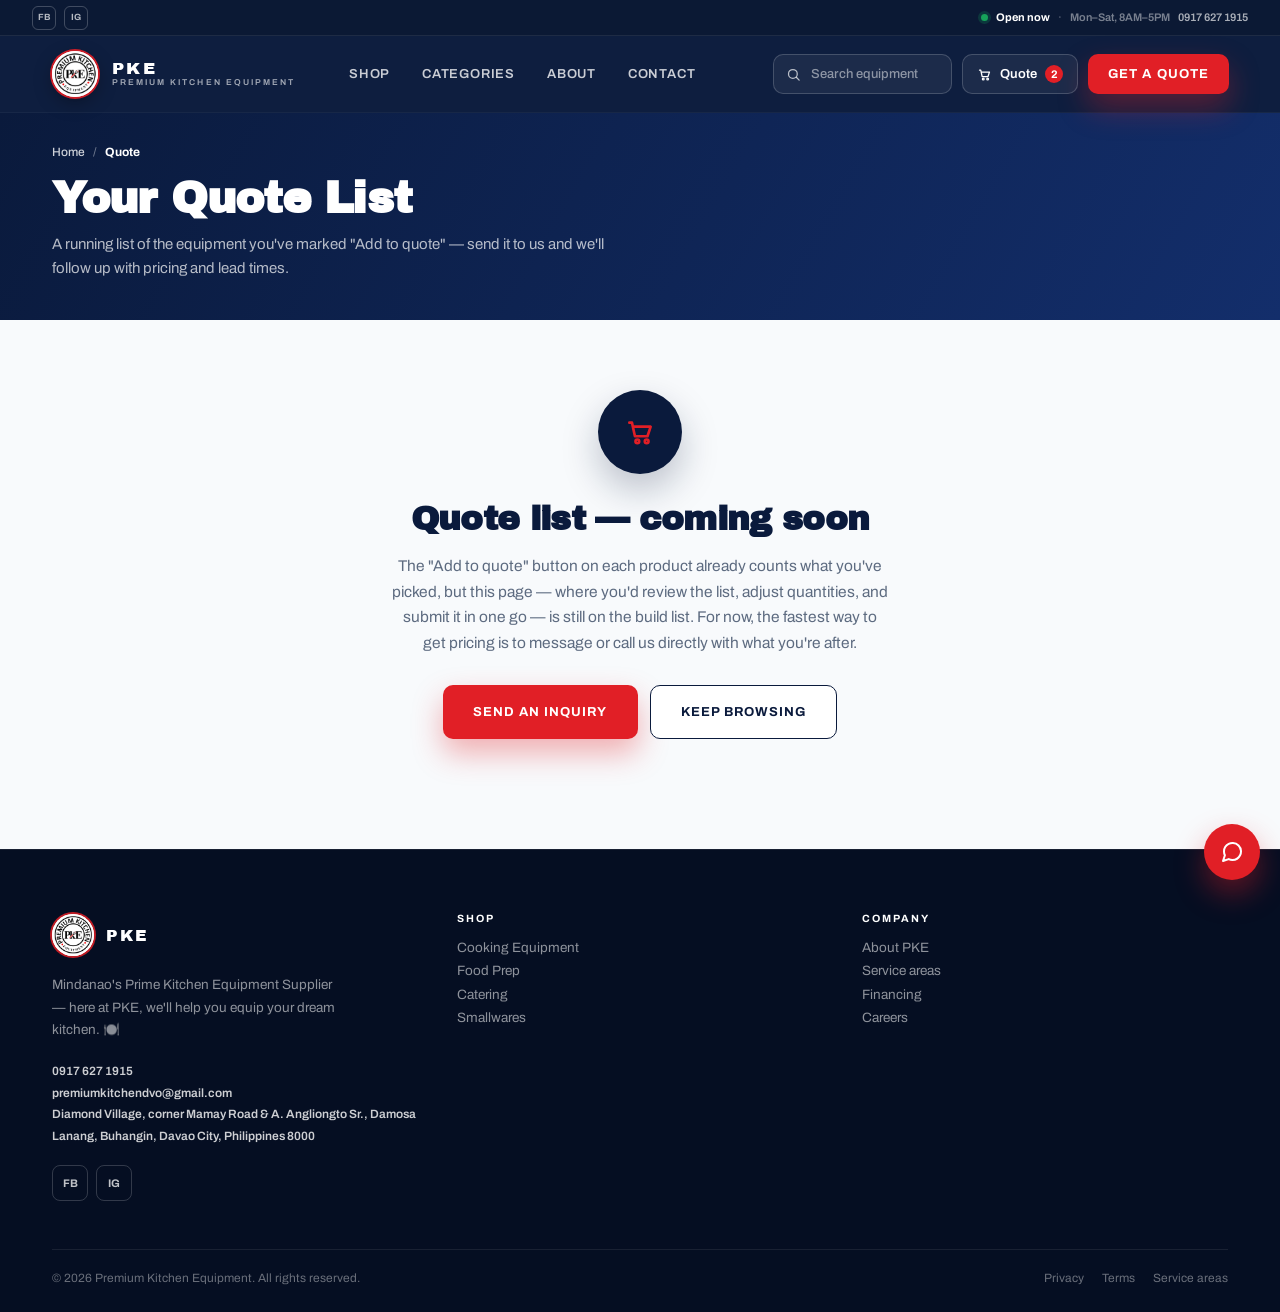
<file: quote.html>
<!doctype html>
<html lang="en">
<head>
<meta charset="utf-8">
<meta name="viewport" content="width=device-width, initial-scale=1">
<title>Your Quote List | PKE</title>
<meta name="description" content="Review the equipment you've added to your quote request.">
<meta name="theme-color" content="#0A1A3C">
<link rel="icon" type="image/png" href="images/favicon-64.png">
<link rel="apple-touch-icon" href="images/apple-touch-icon.png">
<link rel="preconnect" href="https://fonts.googleapis.com">
<link rel="preconnect" href="https://fonts.gstatic.com" crossorigin>
<link href="https://fonts.googleapis.com/css2?family=Archivo+Black&family=Archivo:wght@400;500;600;700&family=Playfair+Display:wght@700;900&display=swap" rel="stylesheet">
<link rel="stylesheet" href="css/style.css">
</head>
<body>

<header class="site-header is-solid">
  <div class="utility-bar">
    <div class="utility-bar__socials">
      <a href="https://www.facebook.com/PremiumKitchenEquip/" aria-label="Facebook" target="_blank" rel="noopener noreferrer">FB</a>
      <a href="https://www.instagram.com/premiumkitchenequipment/" aria-label="Instagram" target="_blank" rel="noopener noreferrer">IG</a>
    </div>
    <div class="utility-bar__status">
      <span class="utility-bar__dot" data-hours-dot></span>
      <span class="utility-bar__status-label" data-hours-label>&nbsp;</span>
      <span class="utility-bar__sep">&middot;</span>
      <span class="utility-bar__hours">Mon&ndash;Sat, 8AM&ndash;5PM</span>
      <a class="utility-bar__phone" href="tel:+639176271915">0917 627 1915</a>
    </div>
  </div>
  <div class="container navbar">
    <a class="navbar__brand" href="index.html" aria-label="PKE home">
      <span class="navbar__badge">
        <img src="images/logo.png" alt="PKE badge" width="46" height="46">
      </span>
      <span class="navbar__lockup">
        <span class="navbar__wordmark">PKE</span>
        <span class="navbar__wordmark-sub">PREMIUM KITCHEN EQUIPMENT</span>
      </span>
    </a>

    <nav class="navbar__links navbar__wide-only" aria-label="Primary">
      <a href="shop.html">Shop</a>
      <a href="categories.html">Categories</a>
      <a href="about.html">About</a>
      <a href="contact.html">Contact</a>
    </nav>

    <div class="navbar__spacer"></div>

    <div class="navbar__actions">
      <div class="navbar__search navbar__wide-only">
        <svg width="15" height="15" viewBox="0 0 24 24" fill="none" stroke="currentColor" stroke-width="2" stroke-linecap="round"><circle cx="11" cy="11" r="7"></circle><path d="M16.5 16.5 21 21"></path></svg>
        <input type="search" placeholder="Search equipment" aria-label="Search equipment">
      </div>
      <button class="icon-btn navbar__mobile-only" type="button" aria-label="Search">
        <svg width="16" height="16" viewBox="0 0 24 24" fill="none" stroke="currentColor" stroke-width="2" stroke-linecap="round"><circle cx="11" cy="11" r="7"></circle><path d="M16.5 16.5 21 21"></path></svg>
      </button>
      <button class="icon-btn navbar__mobile-only" type="button" aria-label="Menu" aria-expanded="false" data-menu-toggle>
        <svg width="18" height="18" viewBox="0 0 24 24" fill="none" stroke="currentColor" stroke-width="2" stroke-linecap="round"><path d="M4 7h16M4 12h16M4 17h16"></path></svg>
      </button>
      <a class="navbar__quote" href="quote.html" aria-current="page" aria-label="View quote list">
        <svg width="15" height="15" viewBox="0 0 24 24" fill="none" stroke="currentColor" stroke-width="2" stroke-linecap="round" stroke-linejoin="round"><path d="M4 5h2l2.2 10.2h9.4L20 8H7"></path><circle cx="10" cy="19" r="1.4"></circle><circle cx="17" cy="19" r="1.4"></circle></svg>
        <span class="navbar__quote-label">Quote</span>
        <span class="navbar__quote-badge" data-cart-count>2</span>
      </a>
      <a class="btn btn--primary navbar__cta" href="shop.html">Get a Quote</a>
    </div>
  </div>

  <div class="navbar__drawer" data-menu-drawer>
    <div class="navbar__drawer-inner">
      <a href="shop.html">Shop</a>
      <a href="categories.html">Categories</a>
      <a href="about.html">About</a>
      <a href="contact.html">Contact</a>
      <div class="navbar__drawer-search">
        <svg width="15" height="15" viewBox="0 0 24 24" fill="none" stroke="currentColor" stroke-width="2" stroke-linecap="round"><circle cx="11" cy="11" r="7"></circle><path d="M16.5 16.5 21 21"></path></svg>
        <input type="search" placeholder="Search equipment" aria-label="Search equipment">
      </div>
      <a class="btn btn--primary btn--full navbar__drawer-cta" href="shop.html">Get a Quote</a>
    </div>
  </div>
</header>

<main style="padding-top:var(--header-h);background:#F8FAFC">

  <div class="listing-banner">
    <div class="container">
      <div class="breadcrumb">
        <a href="index.html">Home</a><span class="sep">/</span><strong>Quote</strong>
      </div>
      <h1 class="listing-title">Your Quote List</h1>
      <p class="listing-lede">A running list of the equipment you've marked "Add to quote" — send it to us and we'll follow up with pricing and lead times.</p>
    </div>
  </div>

  <div class="placeholder-block">
    <div class="placeholder-block__icon">
      <svg width="32" height="32" viewBox="0 0 24 24" fill="none" stroke="currentColor" stroke-width="2" stroke-linecap="round" stroke-linejoin="round"><path d="M4 5h2l2.2 10.2h9.4L20 8H7"></path><circle cx="10" cy="19" r="1.4"></circle><circle cx="17" cy="19" r="1.4"></circle></svg>
    </div>
    <h2>Quote list — coming soon</h2>
    <p>The "Add to quote" button on each product already counts what you've picked, but this page — where you'd review the list, adjust quantities, and submit it in one go — is still on the build list. For now, the fastest way to get pricing is to message or call us directly with what you're after.</p>
    <div class="placeholder-block__ctas">
      <a class="btn btn--primary btn--lg" href="contact.html">Send an inquiry</a>
      <a class="btn btn--outline-navy btn--lg" href="shop.html">Keep browsing</a>
    </div>
  </div>
</main>

<footer class="site-footer" id="footer">
  <div class="container">
    <div class="footer-grid">
      <div>
        <div class="footer-brand">
          <span class="footer-badge">
            <img src="images/logo.png" alt="PKE badge" width="42" height="42">
          </span>
          <span class="footer-wordmark">PKE</span>
        </div>
        <p class="footer-blurb">Mindanao's Prime Kitchen Equipment Supplier &mdash; here at PKE, we'll help you equip your dream kitchen. 🍽️</p>
        <address class="footer-contact">
          <a href="tel:+639176271915">0917 627 1915</a><br>
          <a href="mailto:premiumkitchendvo@gmail.com">premiumkitchendvo@gmail.com</a><br>
          <a href="https://www.google.com/maps?q=Diamond+Village%2C+corner+Mamay+Road+%26+A.+Angliongto+Sr.%2C+Damosa+Lanang%2C+Buhangin%2C+Davao+City%2C+Philippines+8000" target="_blank" rel="noopener noreferrer">Diamond Village, corner Mamay Road &amp; A. Angliongto Sr., Damosa Lanang, Buhangin, Davao City, Philippines 8000</a>
        </address>
        <div class="footer-socials">
          <a href="https://www.facebook.com/PremiumKitchenEquip/" aria-label="Facebook" target="_blank" rel="noopener noreferrer">FB</a>
          <a href="https://www.instagram.com/premiumkitchenequipment/" aria-label="Instagram" target="_blank" rel="noopener noreferrer">IG</a>
        </div>
      </div>
      <div>
        <div class="footer-col-title">Shop</div>
        <div class="footer-links">
          <a href="shop.html?cat=cooking-equipment">Cooking Equipment</a>
          <a href="shop.html?cat=food-prep">Food Prep</a>
          <a href="shop.html?cat=catering">Catering</a>
          <a href="shop.html?cat=smallwares">Smallwares</a>
        </div>
      </div>
      <div>
        <div class="footer-col-title">Company</div>
        <div class="footer-links">
          <a href="about.html">About PKE</a>
          <a href="service-areas.html">Service areas</a>
          <a href="financing.html">Financing</a>
          <a href="careers.html">Careers</a>
        </div>
      </div>
    </div>
    <div class="footer-bottom">
      <span>© 2026 Premium Kitchen Equipment. All rights reserved.</span>
      <span class="footer-bottom-links"><a href="privacy.html">Privacy</a><a href="terms.html">Terms</a><a href="service-areas.html">Service areas</a></span>
    </div>
  </div>
</footer>

<a class="messenger-fab" href="https://www.facebook.com/PremiumKitchenEquip/" target="_blank" rel="noopener noreferrer" aria-label="Message us on Facebook">
  <svg width="24" height="24" viewBox="0 0 24 24" fill="none" stroke="currentColor" stroke-width="2" stroke-linecap="round" stroke-linejoin="round"><path d="M21 11.5a8.38 8.38 0 0 1-.9 3.8 8.5 8.5 0 0 1-7.6 4.7 8.38 8.38 0 0 1-3.8-.9L3 21l1.9-5.7a8.38 8.38 0 0 1-.9-3.8 8.5 8.5 0 0 1 4.7-7.6 8.38 8.38 0 0 1 3.8-.9h.5a8.48 8.48 0 0 1 8 8v.5z"></path></svg>
</a>

<script src="js/main.js"></script>
</body>
</html>
</file>
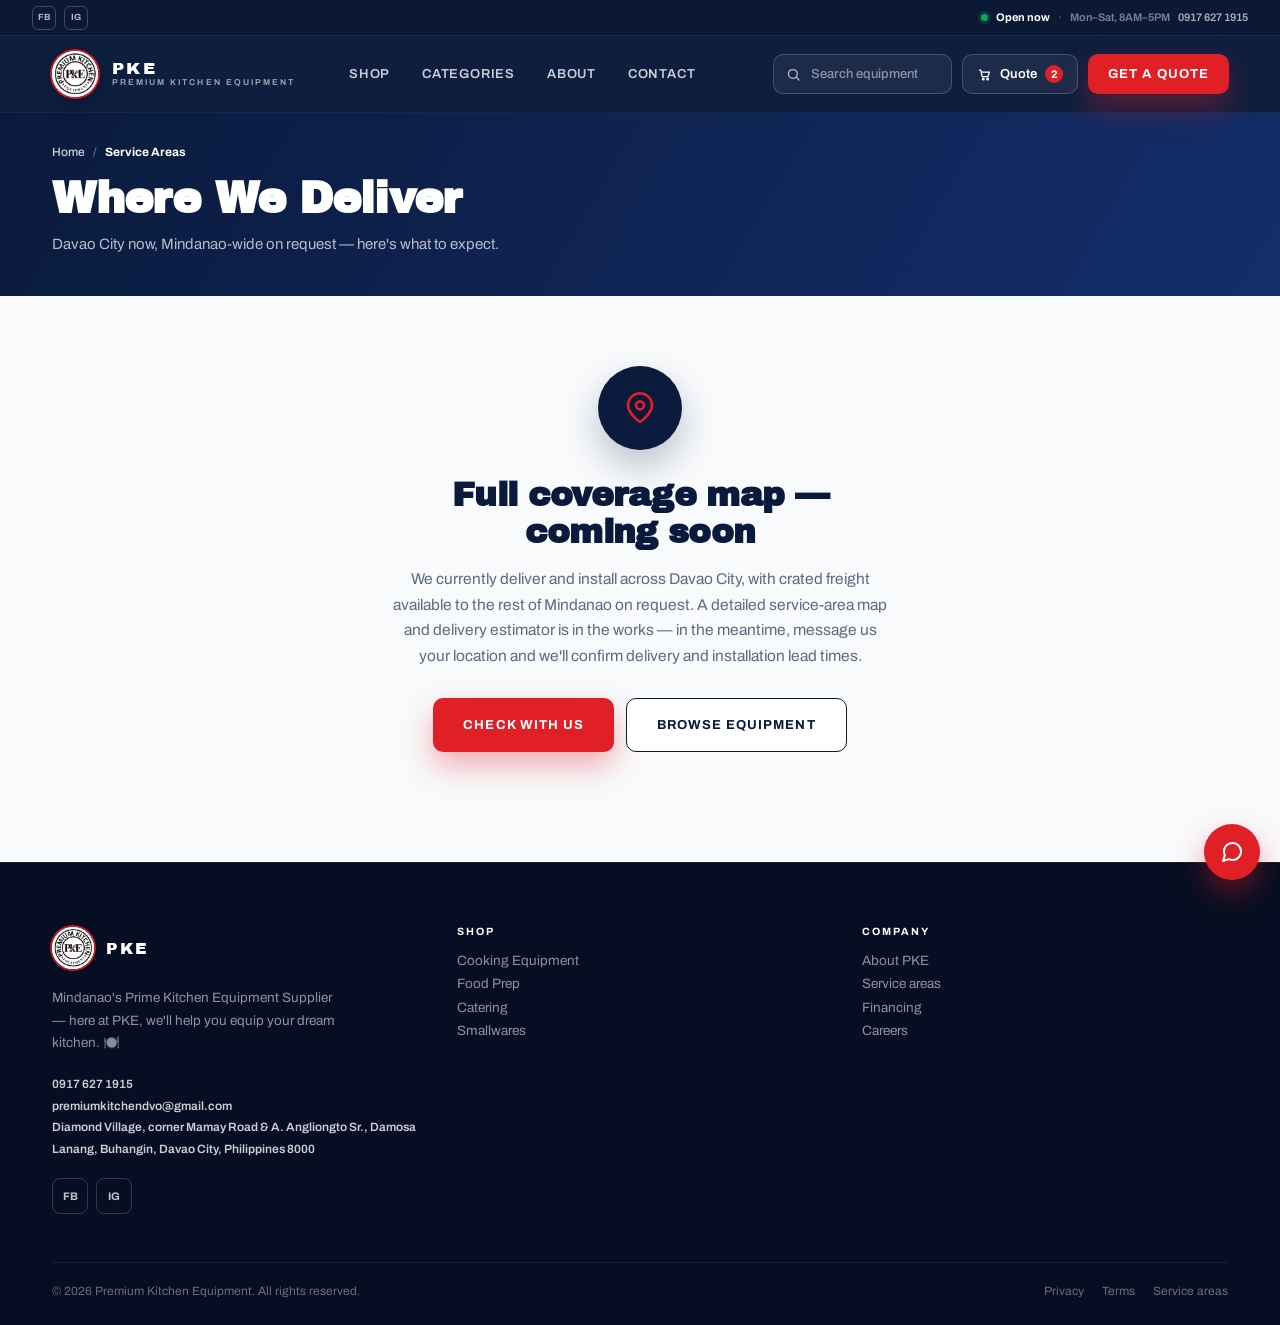
<file: service-areas.html>
<!doctype html>
<html lang="en">
<head>
<meta charset="utf-8">
<meta name="viewport" content="width=device-width, initial-scale=1">
<title>Service Areas | PKE</title>
<meta name="description" content="Davao City now, Mindanao-wide on request &mdash; here's what to expect.">
<meta name="theme-color" content="#0A1A3C">
<link rel="icon" type="image/png" href="images/favicon-64.png">
<link rel="apple-touch-icon" href="images/apple-touch-icon.png">
<link rel="preconnect" href="https://fonts.googleapis.com">
<link rel="preconnect" href="https://fonts.gstatic.com" crossorigin>
<link href="https://fonts.googleapis.com/css2?family=Archivo+Black&family=Archivo:wght@400;500;600;700&family=Playfair+Display:wght@700;900&display=swap" rel="stylesheet">
<link rel="stylesheet" href="css/style.css">
</head>
<body>

<header class="site-header is-solid">
  <div class="utility-bar">
    <div class="utility-bar__socials">
      <a href="https://www.facebook.com/PremiumKitchenEquip/" aria-label="Facebook" target="_blank" rel="noopener noreferrer">FB</a>
      <a href="https://www.instagram.com/premiumkitchenequipment/" aria-label="Instagram" target="_blank" rel="noopener noreferrer">IG</a>
    </div>
    <div class="utility-bar__status">
      <span class="utility-bar__dot" data-hours-dot></span>
      <span class="utility-bar__status-label" data-hours-label>&nbsp;</span>
      <span class="utility-bar__sep">&middot;</span>
      <span class="utility-bar__hours">Mon&ndash;Sat, 8AM&ndash;5PM</span>
      <a class="utility-bar__phone" href="tel:+639176271915">0917 627 1915</a>
    </div>
  </div>
  <div class="container navbar">
    <a class="navbar__brand" href="index.html" aria-label="PKE home">
      <span class="navbar__badge">
        <img src="images/logo.png" alt="PKE badge" width="46" height="46">
      </span>
      <span class="navbar__lockup">
        <span class="navbar__wordmark">PKE</span>
        <span class="navbar__wordmark-sub">PREMIUM KITCHEN EQUIPMENT</span>
      </span>
    </a>

    <nav class="navbar__links navbar__wide-only" aria-label="Primary">
      <a href="shop.html">Shop</a>
      <a href="categories.html">Categories</a>
      <a href="about.html">About</a>
      <a href="contact.html">Contact</a>
    </nav>

    <div class="navbar__spacer"></div>

    <div class="navbar__actions">
      <div class="navbar__search navbar__wide-only">
        <svg width="15" height="15" viewBox="0 0 24 24" fill="none" stroke="currentColor" stroke-width="2" stroke-linecap="round"><circle cx="11" cy="11" r="7"></circle><path d="M16.5 16.5 21 21"></path></svg>
        <input type="search" placeholder="Search equipment" aria-label="Search equipment">
      </div>
      <button class="icon-btn navbar__mobile-only" type="button" aria-label="Search">
        <svg width="16" height="16" viewBox="0 0 24 24" fill="none" stroke="currentColor" stroke-width="2" stroke-linecap="round"><circle cx="11" cy="11" r="7"></circle><path d="M16.5 16.5 21 21"></path></svg>
      </button>
      <button class="icon-btn navbar__mobile-only" type="button" aria-label="Menu" aria-expanded="false" data-menu-toggle>
        <svg width="18" height="18" viewBox="0 0 24 24" fill="none" stroke="currentColor" stroke-width="2" stroke-linecap="round"><path d="M4 7h16M4 12h16M4 17h16"></path></svg>
      </button>
      <a class="navbar__quote" href="quote.html" aria-label="View quote list">
        <svg width="15" height="15" viewBox="0 0 24 24" fill="none" stroke="currentColor" stroke-width="2" stroke-linecap="round" stroke-linejoin="round"><path d="M4 5h2l2.2 10.2h9.4L20 8H7"></path><circle cx="10" cy="19" r="1.4"></circle><circle cx="17" cy="19" r="1.4"></circle></svg>
        <span class="navbar__quote-label">Quote</span>
        <span class="navbar__quote-badge" data-cart-count>2</span>
      </a>
      <a class="btn btn--primary navbar__cta" href="shop.html">Get a Quote</a>
    </div>
  </div>

  <div class="navbar__drawer" data-menu-drawer>
    <div class="navbar__drawer-inner">
      <a href="shop.html">Shop</a>
      <a href="categories.html">Categories</a>
      <a href="about.html">About</a>
      <a href="contact.html">Contact</a>
      <div class="navbar__drawer-search">
        <svg width="15" height="15" viewBox="0 0 24 24" fill="none" stroke="currentColor" stroke-width="2" stroke-linecap="round"><circle cx="11" cy="11" r="7"></circle><path d="M16.5 16.5 21 21"></path></svg>
        <input type="search" placeholder="Search equipment" aria-label="Search equipment">
      </div>
      <a class="btn btn--primary btn--full navbar__drawer-cta" href="shop.html">Get a Quote</a>
    </div>
  </div>
</header>

<main style="padding-top:var(--header-h);background:#F8FAFC">

  <div class="listing-banner">
    <div class="container">
      <div class="breadcrumb">
        <a href="index.html">Home</a><span class="sep">/</span><strong>Service Areas</strong>
      </div>
      <h1 class="listing-title">Where We Deliver</h1>
      <p class="listing-lede">Davao City now, Mindanao-wide on request &mdash; here's what to expect.</p>
    </div>
  </div>

  <div class="placeholder-block">
    <div class="placeholder-block__icon">
      <svg width="32" height="32" viewBox="0 0 24 24" fill="none" stroke="currentColor" stroke-width="2" stroke-linecap="round" stroke-linejoin="round"><path d="M21 10c0 6.5-9 12.5-9 12.5S3 16.5 3 10a9 9 0 0 1 18 0z"></path><circle cx="12" cy="10" r="3"></circle></svg>
    </div>
    <h2>Full coverage map &mdash; coming soon</h2>
    <p>We currently deliver and install across Davao City, with crated freight available to the rest of Mindanao on request. A detailed service-area map and delivery estimator is in the works &mdash; in the meantime, message us your location and we'll confirm delivery and installation lead times.</p>
    <div class="placeholder-block__ctas">
      <a class="btn btn--primary btn--lg" href="contact.html">Check with us</a>
      <a class="btn btn--outline-navy btn--lg" href="shop.html">Browse equipment</a>
    </div>
  </div>
</main>

<footer class="site-footer" id="footer">
  <div class="container">
    <div class="footer-grid">
      <div>
        <div class="footer-brand">
          <span class="footer-badge">
            <img src="images/logo.png" alt="PKE badge" width="42" height="42">
          </span>
          <span class="footer-wordmark">PKE</span>
        </div>
        <p class="footer-blurb">Mindanao's Prime Kitchen Equipment Supplier &mdash; here at PKE, we'll help you equip your dream kitchen. 🍽️</p>
        <address class="footer-contact">
          <a href="tel:+639176271915">0917 627 1915</a><br>
          <a href="mailto:premiumkitchendvo@gmail.com">premiumkitchendvo@gmail.com</a><br>
          <a href="https://www.google.com/maps?q=Diamond+Village%2C+corner+Mamay+Road+%26+A.+Angliongto+Sr.%2C+Damosa+Lanang%2C+Buhangin%2C+Davao+City%2C+Philippines+8000" target="_blank" rel="noopener noreferrer">Diamond Village, corner Mamay Road &amp; A. Angliongto Sr., Damosa Lanang, Buhangin, Davao City, Philippines 8000</a>
        </address>
        <div class="footer-socials">
          <a href="https://www.facebook.com/PremiumKitchenEquip/" aria-label="Facebook" target="_blank" rel="noopener noreferrer">FB</a>
          <a href="https://www.instagram.com/premiumkitchenequipment/" aria-label="Instagram" target="_blank" rel="noopener noreferrer">IG</a>
        </div>
      </div>
      <div>
        <div class="footer-col-title">Shop</div>
        <div class="footer-links">
          <a href="shop.html?cat=cooking-equipment">Cooking Equipment</a>
          <a href="shop.html?cat=food-prep">Food Prep</a>
          <a href="shop.html?cat=catering">Catering</a>
          <a href="shop.html?cat=smallwares">Smallwares</a>
        </div>
      </div>
      <div>
        <div class="footer-col-title">Company</div>
        <div class="footer-links">
          <a href="about.html">About PKE</a>
          <a href="service-areas.html">Service areas</a>
          <a href="financing.html">Financing</a>
          <a href="careers.html">Careers</a>
        </div>
      </div>
    </div>
    <div class="footer-bottom">
      <span>© 2026 Premium Kitchen Equipment. All rights reserved.</span>
      <span class="footer-bottom-links"><a href="privacy.html">Privacy</a><a href="terms.html">Terms</a><a href="service-areas.html">Service areas</a></span>
    </div>
  </div>
</footer>

<a class="messenger-fab" href="https://www.facebook.com/PremiumKitchenEquip/" target="_blank" rel="noopener noreferrer" aria-label="Message us on Facebook">
  <svg width="24" height="24" viewBox="0 0 24 24" fill="none" stroke="currentColor" stroke-width="2" stroke-linecap="round" stroke-linejoin="round"><path d="M21 11.5a8.38 8.38 0 0 1-.9 3.8 8.5 8.5 0 0 1-7.6 4.7 8.38 8.38 0 0 1-3.8-.9L3 21l1.9-5.7a8.38 8.38 0 0 1-.9-3.8 8.5 8.5 0 0 1 4.7-7.6 8.38 8.38 0 0 1 3.8-.9h.5a8.48 8.48 0 0 1 8 8v.5z"></path></svg>
</a>

<script src="js/main.js"></script>
</body>
</html>
</file>
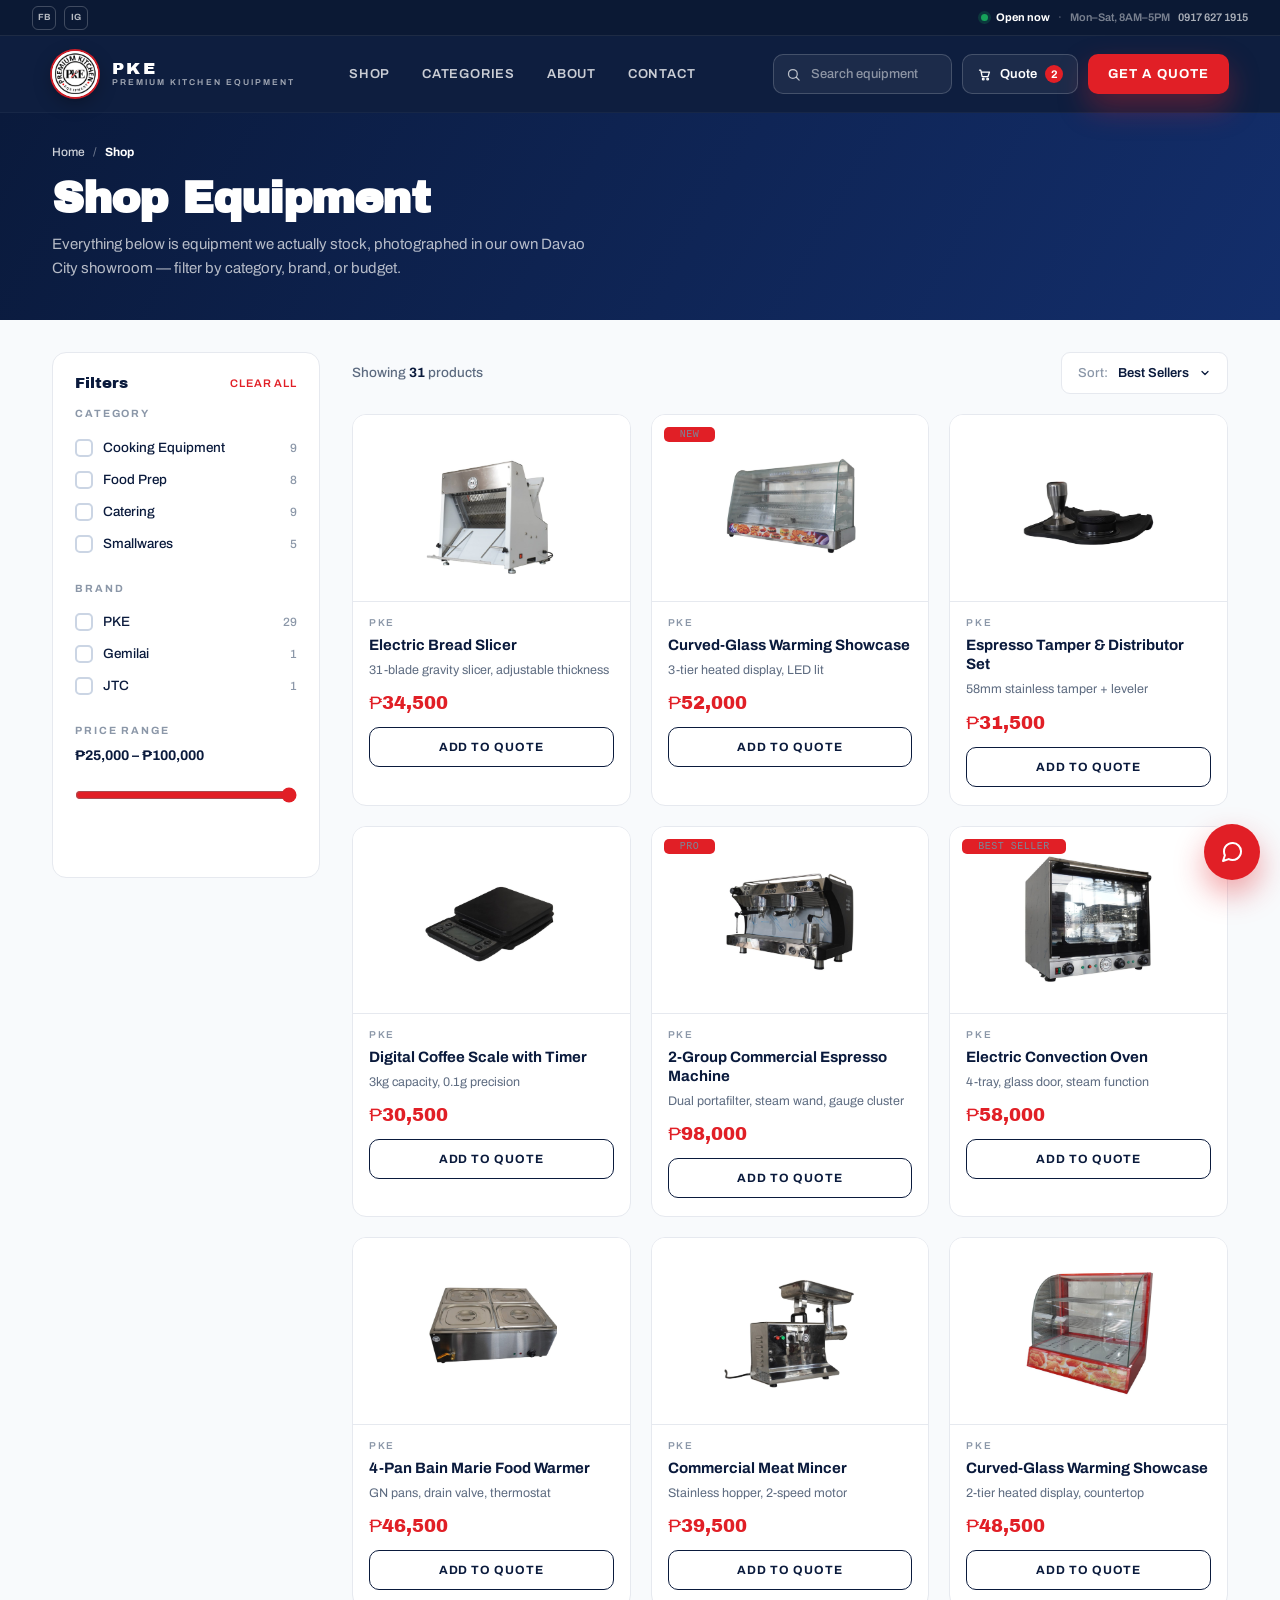
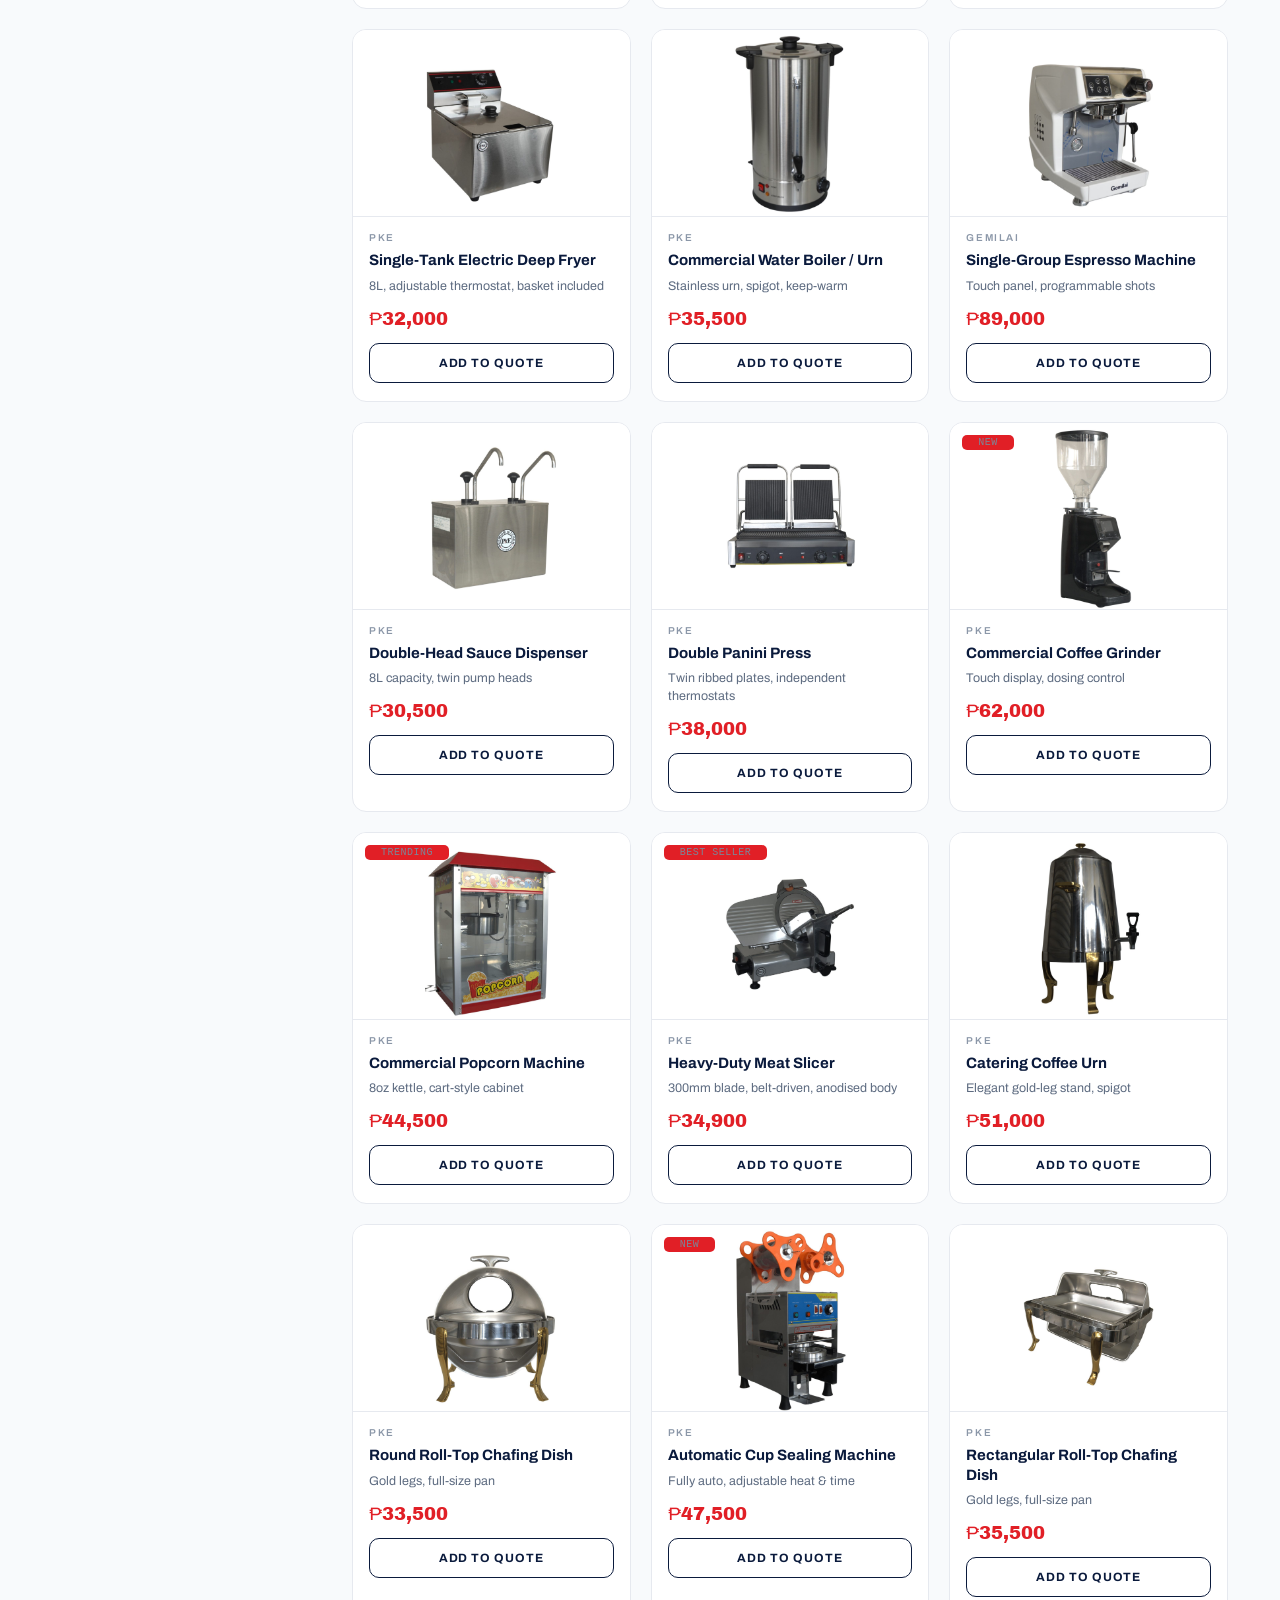
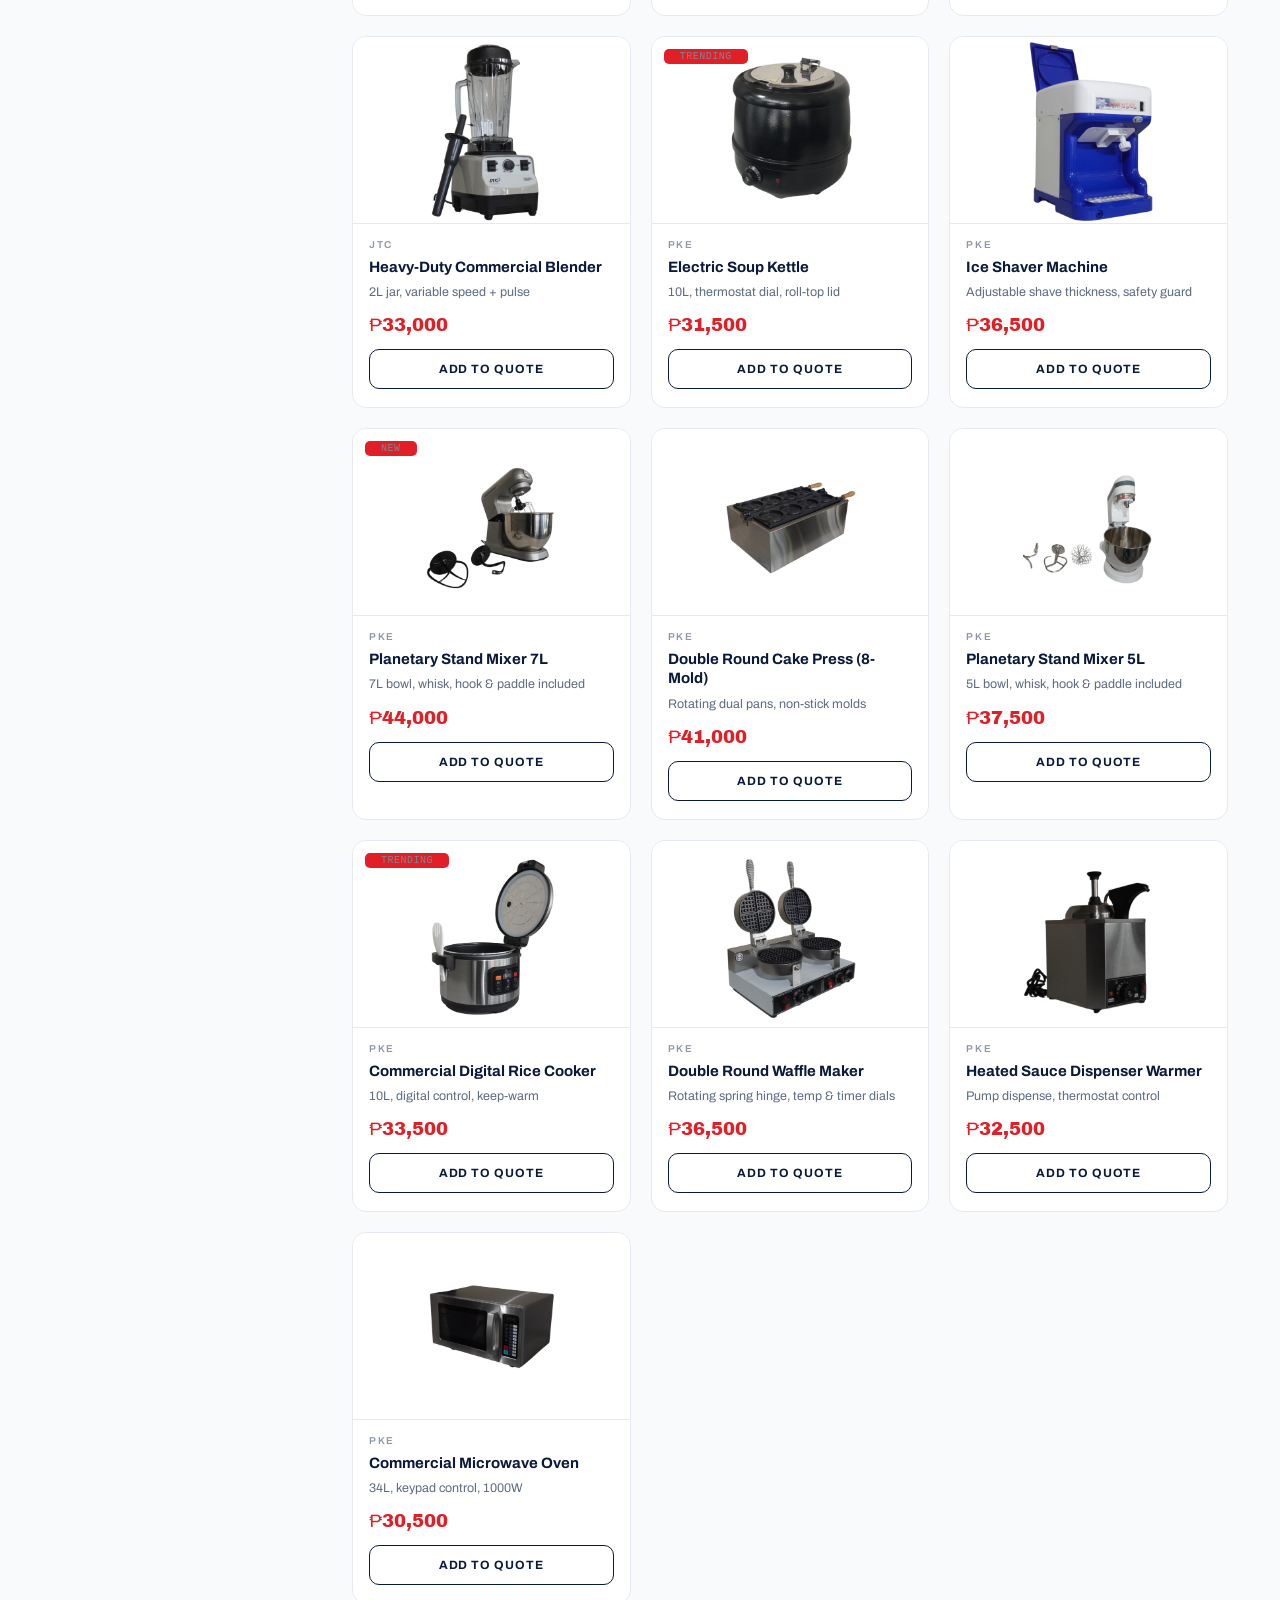
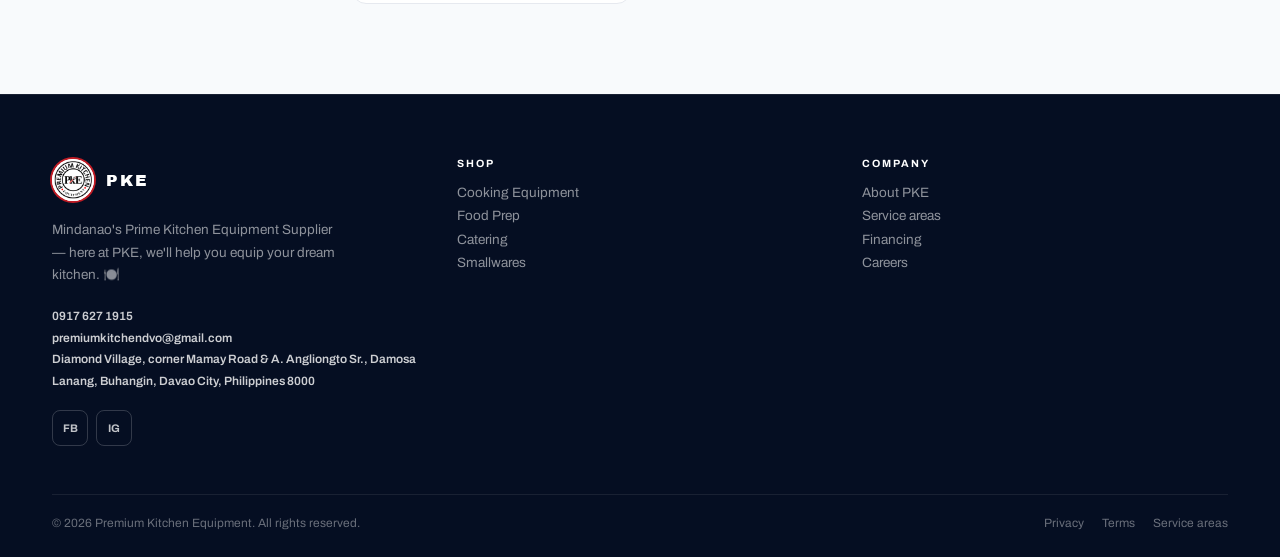
<file: shop.html>
<!doctype html>
<html lang="en">
<head>
<meta charset="utf-8">
<meta name="viewport" content="width=device-width, initial-scale=1">
<title>Shop Equipment | PKE</title>
<meta name="description" content="Browse Premium Kitchen Equipment's in-stock commercial kitchen equipment — cooking, food prep, catering, and smallwares, photographed in our own Davao City showroom.">
<meta name="theme-color" content="#0A1A3C">
<link rel="icon" type="image/png" href="images/favicon-64.png">
<link rel="apple-touch-icon" href="images/apple-touch-icon.png">
<link rel="preconnect" href="https://fonts.googleapis.com">
<link rel="preconnect" href="https://fonts.gstatic.com" crossorigin>
<link href="https://fonts.googleapis.com/css2?family=Archivo+Black&family=Archivo:wght@400;500;600;700&family=Playfair+Display:wght@700;900&display=swap" rel="stylesheet">
<link rel="stylesheet" href="css/style.css">
</head>
<body>

<header class="site-header is-solid">
  <div class="utility-bar">
    <div class="utility-bar__socials">
      <a href="https://www.facebook.com/PremiumKitchenEquip/" aria-label="Facebook" target="_blank" rel="noopener noreferrer">FB</a>
      <a href="https://www.instagram.com/premiumkitchenequipment/" aria-label="Instagram" target="_blank" rel="noopener noreferrer">IG</a>
    </div>
    <div class="utility-bar__status">
      <span class="utility-bar__dot" data-hours-dot></span>
      <span class="utility-bar__status-label" data-hours-label>&nbsp;</span>
      <span class="utility-bar__sep">&middot;</span>
      <span class="utility-bar__hours">Mon&ndash;Sat, 8AM&ndash;5PM</span>
      <a class="utility-bar__phone" href="tel:+639176271915">0917 627 1915</a>
    </div>
  </div>
  <div class="container navbar">
    <a class="navbar__brand" href="index.html" aria-label="PKE home">
      <span class="navbar__badge">
        <img src="images/logo.png" alt="PKE badge" width="46" height="46">
      </span>
      <span class="navbar__lockup">
        <span class="navbar__wordmark">PKE</span>
        <span class="navbar__wordmark-sub">PREMIUM KITCHEN EQUIPMENT</span>
      </span>
    </a>

    <nav class="navbar__links navbar__wide-only" aria-label="Primary">
      <a href="shop.html" aria-current="page">Shop</a>
      <a href="categories.html">Categories</a>
      <a href="about.html">About</a>
      <a href="contact.html">Contact</a>
    </nav>

    <div class="navbar__spacer"></div>

    <div class="navbar__actions">
      <div class="navbar__search navbar__wide-only">
        <svg width="15" height="15" viewBox="0 0 24 24" fill="none" stroke="currentColor" stroke-width="2" stroke-linecap="round"><circle cx="11" cy="11" r="7"></circle><path d="M16.5 16.5 21 21"></path></svg>
        <input type="search" placeholder="Search equipment" aria-label="Search equipment">
      </div>
      <button class="icon-btn navbar__mobile-only" type="button" aria-label="Search">
        <svg width="16" height="16" viewBox="0 0 24 24" fill="none" stroke="currentColor" stroke-width="2" stroke-linecap="round"><circle cx="11" cy="11" r="7"></circle><path d="M16.5 16.5 21 21"></path></svg>
      </button>
      <button class="icon-btn navbar__mobile-only" type="button" aria-label="Menu" aria-expanded="false" data-menu-toggle>
        <svg width="18" height="18" viewBox="0 0 24 24" fill="none" stroke="currentColor" stroke-width="2" stroke-linecap="round"><path d="M4 7h16M4 12h16M4 17h16"></path></svg>
      </button>
      <a class="navbar__quote" href="quote.html" aria-label="View quote list">
        <svg width="15" height="15" viewBox="0 0 24 24" fill="none" stroke="currentColor" stroke-width="2" stroke-linecap="round" stroke-linejoin="round"><path d="M4 5h2l2.2 10.2h9.4L20 8H7"></path><circle cx="10" cy="19" r="1.4"></circle><circle cx="17" cy="19" r="1.4"></circle></svg>
        <span class="navbar__quote-label">Quote</span>
        <span class="navbar__quote-badge" data-cart-count>2</span>
      </a>
      <a class="btn btn--primary navbar__cta" href="shop.html">Get a Quote</a>
    </div>
  </div>

  <div class="navbar__drawer" data-menu-drawer>
    <div class="navbar__drawer-inner">
      <a href="shop.html">Shop</a>
      <a href="categories.html">Categories</a>
      <a href="about.html">About</a>
      <a href="contact.html">Contact</a>
      <div class="navbar__drawer-search">
        <svg width="15" height="15" viewBox="0 0 24 24" fill="none" stroke="currentColor" stroke-width="2" stroke-linecap="round"><circle cx="11" cy="11" r="7"></circle><path d="M16.5 16.5 21 21"></path></svg>
        <input type="search" placeholder="Search equipment" aria-label="Search equipment">
      </div>
      <a class="btn btn--primary btn--full navbar__drawer-cta" href="shop.html">Get a Quote</a>
    </div>
  </div>
</header>

<main style="padding-top:var(--header-h);background:#F8FAFC">

  <div class="listing-banner">
    <div class="container">
      <div class="breadcrumb">
        <a href="index.html">Home</a><span class="sep">/</span><strong>Shop</strong>
      </div>
      <h1 class="listing-title">Shop Equipment</h1>
      <p class="listing-lede">Everything below is equipment we actually stock, photographed in our own Davao City showroom — filter by category, brand, or budget.</p>
    </div>
  </div>

  <div class="container listing-layout">

    <!-- FILTERS -->
    <aside class="filters">
      <div class="filters__head">
        <span class="filters__title">Filters</span>
        <button class="filters__clear" type="button" data-clear-filters>Clear all</button>
      </div>

      <div class="filters__label">Category</div>
      <div class="filters__group">
        <label class="filter-checkbox">
          <input type="checkbox" data-filter-category="Cooking Equipment">
          <span class="filter-checkbox__box"><svg width="10" height="10" viewBox="0 0 24 24" fill="none" stroke="#fff" stroke-width="4" stroke-linecap="round" stroke-linejoin="round"><path d="M4 13l5 5L20 6"></path></svg></span>
          <span class="filter-checkbox__label">Cooking Equipment</span>
          <span class="filter-checkbox__count">9</span>
        </label>
        <label class="filter-checkbox">
          <input type="checkbox" data-filter-category="Food Prep">
          <span class="filter-checkbox__box"><svg width="10" height="10" viewBox="0 0 24 24" fill="none" stroke="#fff" stroke-width="4" stroke-linecap="round" stroke-linejoin="round"><path d="M4 13l5 5L20 6"></path></svg></span>
          <span class="filter-checkbox__label">Food Prep</span>
          <span class="filter-checkbox__count">8</span>
        </label>
        <label class="filter-checkbox">
          <input type="checkbox" data-filter-category="Catering">
          <span class="filter-checkbox__box"><svg width="10" height="10" viewBox="0 0 24 24" fill="none" stroke="#fff" stroke-width="4" stroke-linecap="round" stroke-linejoin="round"><path d="M4 13l5 5L20 6"></path></svg></span>
          <span class="filter-checkbox__label">Catering</span>
          <span class="filter-checkbox__count">9</span>
        </label>
        <label class="filter-checkbox">
          <input type="checkbox" data-filter-category="Smallwares">
          <span class="filter-checkbox__box"><svg width="10" height="10" viewBox="0 0 24 24" fill="none" stroke="#fff" stroke-width="4" stroke-linecap="round" stroke-linejoin="round"><path d="M4 13l5 5L20 6"></path></svg></span>
          <span class="filter-checkbox__label">Smallwares</span>
          <span class="filter-checkbox__count">5</span>
        </label>
      </div>

      <div class="filters__label">Brand</div>
      <div class="filters__group">
        <label class="filter-checkbox">
          <input type="checkbox" data-filter-brand="PKE">
          <span class="filter-checkbox__box"><svg width="10" height="10" viewBox="0 0 24 24" fill="none" stroke="#fff" stroke-width="4" stroke-linecap="round" stroke-linejoin="round"><path d="M4 13l5 5L20 6"></path></svg></span>
          <span class="filter-checkbox__label">PKE</span>
          <span class="filter-checkbox__count">29</span>
        </label>
        <label class="filter-checkbox">
          <input type="checkbox" data-filter-brand="Gemilai">
          <span class="filter-checkbox__box"><svg width="10" height="10" viewBox="0 0 24 24" fill="none" stroke="#fff" stroke-width="4" stroke-linecap="round" stroke-linejoin="round"><path d="M4 13l5 5L20 6"></path></svg></span>
          <span class="filter-checkbox__label">Gemilai</span>
          <span class="filter-checkbox__count">1</span>
        </label>
        <label class="filter-checkbox">
          <input type="checkbox" data-filter-brand="JTC">
          <span class="filter-checkbox__box"><svg width="10" height="10" viewBox="0 0 24 24" fill="none" stroke="#fff" stroke-width="4" stroke-linecap="round" stroke-linejoin="round"><path d="M4 13l5 5L20 6"></path></svg></span>
          <span class="filter-checkbox__label">JTC</span>
          <span class="filter-checkbox__count">1</span>
        </label>
      </div>

      <div class="filters__label">Price range</div>
      <div class="filters__group">
        <div class="filters__price-value">₱25,000 – <span data-price-label>₱100,000</span></div>
        <input class="price-slider" type="range" min="25000" max="100000" step="2500" value="100000" aria-label="Maximum price" data-price-slider>
      </div>
    </aside>

    <!-- GRID -->
    <div>
      <div class="listing-toolbar">
        <div class="listing-count">Showing <strong data-result-count>31</strong> products</div>
        <div class="sort-dropdown">
          <button class="sort-trigger" type="button" aria-haspopup="true" aria-expanded="false" data-sort-trigger>
            <span class="label">Sort:</span><span data-sort-label>Best Sellers</span>
            <svg width="12" height="12" viewBox="0 0 24 24" fill="none" stroke="currentColor" stroke-width="2.5" stroke-linecap="round" stroke-linejoin="round"><path d="M6 9l6 6 6-6"></path></svg>
          </button>
          <div class="sort-menu" role="listbox" data-sort-menu>
            <button type="button" role="option" aria-selected="true" data-sort="best">Best Sellers</button>
            <button type="button" role="option" aria-selected="false" data-sort="price-asc">Price: Low to High</button>
            <button type="button" role="option" aria-selected="false" data-sort="price-desc">Price: High to Low</button>
            <button type="button" role="option" aria-selected="false" data-sort="newest">Newest</button>
          </div>
        </div>
      </div>

      <div class="empty-state" data-empty-state>
        <div class="empty-state__icon"><span></span></div>
        <h3>Nothing on this shelf</h3>
        <p>No equipment matches that combination. Widen the price range, or let our team spec something for you.</p>
        <div class="empty-state__actions">
          <button class="btn btn--primary" type="button" data-reset-filters>Reset filters</button>
          <a class="btn btn--outline-navy" href="contact.html">Request a spec</a>
        </div>
      </div>

      <div class="product-grid product-grid--listing" data-product-grid>

        <a class="product-card reveal" href="product.html" data-category="Food Prep" data-brand="PKE" data-price="34500" data-newest="31">
          <div class="product-card__media" style="background-image:url('images/products/bread-slicer.jpg');background-size:contain;background-position:center;background-repeat:no-repeat;background-color:#fff"></div>
          <div class="product-card__body">
            <div class="product-card__brand">PKE</div>
            <div class="product-card__name">Electric Bread Slicer</div>
            <div class="product-card__spec">31-blade gravity slicer, adjustable thickness</div>
            <div class="product-card__price">₱34,500</div>
            <button class="btn btn--outline-navy btn--full btn--sm" type="button" style="margin-top:14px" data-add-to-quote>Add to quote</button>
          </div>
        </a>

        <a class="product-card reveal" href="product.html" data-category="Catering" data-brand="PKE" data-price="52000" data-newest="30">
          <div class="product-card__media" style="background-image:url('images/products/warming-showcase-silver.jpg');background-size:contain;background-position:center;background-repeat:no-repeat;background-color:#fff">
            <span class="product-card__badge">New</span>
          </div>
          <div class="product-card__body">
            <div class="product-card__brand">PKE</div>
            <div class="product-card__name">Curved-Glass Warming Showcase</div>
            <div class="product-card__spec">3-tier heated display, LED lit</div>
            <div class="product-card__price">₱52,000</div>
            <button class="btn btn--outline-navy btn--full btn--sm" type="button" style="margin-top:14px" data-add-to-quote>Add to quote</button>
          </div>
        </a>

        <a class="product-card reveal" href="product.html" data-category="Smallwares" data-brand="PKE" data-price="31500" data-newest="29">
          <div class="product-card__media" style="background-image:url('images/products/espresso-tamper-set.jpg');background-size:contain;background-position:center;background-repeat:no-repeat;background-color:#fff"></div>
          <div class="product-card__body">
            <div class="product-card__brand">PKE</div>
            <div class="product-card__name">Espresso Tamper &amp; Distributor Set</div>
            <div class="product-card__spec">58mm stainless tamper + leveler</div>
            <div class="product-card__price">₱31,500</div>
            <button class="btn btn--outline-navy btn--full btn--sm" type="button" style="margin-top:14px" data-add-to-quote>Add to quote</button>
          </div>
        </a>

        <a class="product-card reveal" href="product.html" data-category="Smallwares" data-brand="PKE" data-price="30500" data-newest="28">
          <div class="product-card__media" style="background-image:url('images/products/coffee-scale-timer.jpg');background-size:contain;background-position:center;background-repeat:no-repeat;background-color:#fff"></div>
          <div class="product-card__body">
            <div class="product-card__brand">PKE</div>
            <div class="product-card__name">Digital Coffee Scale with Timer</div>
            <div class="product-card__spec">3kg capacity, 0.1g precision</div>
            <div class="product-card__price">₱30,500</div>
            <button class="btn btn--outline-navy btn--full btn--sm" type="button" style="margin-top:14px" data-add-to-quote>Add to quote</button>
          </div>
        </a>

        <a class="product-card reveal" href="product.html" data-category="Cooking Equipment" data-brand="PKE" data-price="98000" data-newest="27">
          <div class="product-card__media" style="background-image:url('images/products/espresso-machine-2group.jpg');background-size:contain;background-position:center;background-repeat:no-repeat;background-color:#fff">
            <span class="product-card__badge">Pro</span>
          </div>
          <div class="product-card__body">
            <div class="product-card__brand">PKE</div>
            <div class="product-card__name">2-Group Commercial Espresso Machine</div>
            <div class="product-card__spec">Dual portafilter, steam wand, gauge cluster</div>
            <div class="product-card__price">₱98,000</div>
            <button class="btn btn--outline-navy btn--full btn--sm" type="button" style="margin-top:14px" data-add-to-quote>Add to quote</button>
          </div>
        </a>

        <a class="product-card reveal" href="product.html" data-category="Cooking Equipment" data-brand="PKE" data-price="58000" data-newest="26">
          <div class="product-card__media" style="background-image:url('images/products/convection-oven.jpg');background-size:contain;background-position:center;background-repeat:no-repeat;background-color:#fff">
            <span class="product-card__badge">Best seller</span>
          </div>
          <div class="product-card__body">
            <div class="product-card__brand">PKE</div>
            <div class="product-card__name">Electric Convection Oven</div>
            <div class="product-card__spec">4-tray, glass door, steam function</div>
            <div class="product-card__price">₱58,000</div>
            <button class="btn btn--outline-navy btn--full btn--sm" type="button" style="margin-top:14px" data-add-to-quote>Add to quote</button>
          </div>
        </a>

        <a class="product-card reveal" href="product.html" data-category="Catering" data-brand="PKE" data-price="46500" data-newest="25">
          <div class="product-card__media" style="background-image:url('images/products/bain-marie-4pan.jpg');background-size:contain;background-position:center;background-repeat:no-repeat;background-color:#fff"></div>
          <div class="product-card__body">
            <div class="product-card__brand">PKE</div>
            <div class="product-card__name">4-Pan Bain Marie Food Warmer</div>
            <div class="product-card__spec">GN pans, drain valve, thermostat</div>
            <div class="product-card__price">₱46,500</div>
            <button class="btn btn--outline-navy btn--full btn--sm" type="button" style="margin-top:14px" data-add-to-quote>Add to quote</button>
          </div>
        </a>

        <a class="product-card reveal" href="product.html" data-category="Food Prep" data-brand="PKE" data-price="39500" data-newest="24">
          <div class="product-card__media" style="background-image:url('images/products/meat-mincer.jpg');background-size:contain;background-position:center;background-repeat:no-repeat;background-color:#fff"></div>
          <div class="product-card__body">
            <div class="product-card__brand">PKE</div>
            <div class="product-card__name">Commercial Meat Mincer</div>
            <div class="product-card__spec">Stainless hopper, 2-speed motor</div>
            <div class="product-card__price">₱39,500</div>
            <button class="btn btn--outline-navy btn--full btn--sm" type="button" style="margin-top:14px" data-add-to-quote>Add to quote</button>
          </div>
        </a>

        <a class="product-card reveal" href="product.html" data-category="Catering" data-brand="PKE" data-price="48500" data-newest="23">
          <div class="product-card__media" style="background-image:url('images/products/warming-showcase-red.jpg');background-size:contain;background-position:center;background-repeat:no-repeat;background-color:#fff"></div>
          <div class="product-card__body">
            <div class="product-card__brand">PKE</div>
            <div class="product-card__name">Curved-Glass Warming Showcase</div>
            <div class="product-card__spec">2-tier heated display, countertop</div>
            <div class="product-card__price">₱48,500</div>
            <button class="btn btn--outline-navy btn--full btn--sm" type="button" style="margin-top:14px" data-add-to-quote>Add to quote</button>
          </div>
        </a>

        <a class="product-card reveal" href="product.html" data-category="Cooking Equipment" data-brand="PKE" data-price="32000" data-newest="22">
          <div class="product-card__media" style="background-image:url('images/products/deep-fryer.jpg');background-size:contain;background-position:center;background-repeat:no-repeat;background-color:#fff"></div>
          <div class="product-card__body">
            <div class="product-card__brand">PKE</div>
            <div class="product-card__name">Single-Tank Electric Deep Fryer</div>
            <div class="product-card__spec">8L, adjustable thermostat, basket included</div>
            <div class="product-card__price">₱32,000</div>
            <button class="btn btn--outline-navy btn--full btn--sm" type="button" style="margin-top:14px" data-add-to-quote>Add to quote</button>
          </div>
        </a>

        <a class="product-card reveal" href="product.html" data-category="Catering" data-brand="PKE" data-price="35500" data-newest="21">
          <div class="product-card__media" style="background-image:url('images/products/water-boiler-urn.jpg');background-size:contain;background-position:center;background-repeat:no-repeat;background-color:#fff"></div>
          <div class="product-card__body">
            <div class="product-card__brand">PKE</div>
            <div class="product-card__name">Commercial Water Boiler / Urn</div>
            <div class="product-card__spec">Stainless urn, spigot, keep-warm</div>
            <div class="product-card__price">₱35,500</div>
            <button class="btn btn--outline-navy btn--full btn--sm" type="button" style="margin-top:14px" data-add-to-quote>Add to quote</button>
          </div>
        </a>

        <a class="product-card reveal" href="product.html" data-category="Cooking Equipment" data-brand="Gemilai" data-price="89000" data-newest="20">
          <div class="product-card__media" style="background-image:url('images/products/espresso-machine-gemilai.jpg');background-size:contain;background-position:center;background-repeat:no-repeat;background-color:#fff"></div>
          <div class="product-card__body">
            <div class="product-card__brand">Gemilai</div>
            <div class="product-card__name">Single-Group Espresso Machine</div>
            <div class="product-card__spec">Touch panel, programmable shots</div>
            <div class="product-card__price">₱89,000</div>
            <button class="btn btn--outline-navy btn--full btn--sm" type="button" style="margin-top:14px" data-add-to-quote>Add to quote</button>
          </div>
        </a>

        <a class="product-card reveal" href="product.html" data-category="Smallwares" data-brand="PKE" data-price="30500" data-newest="19">
          <div class="product-card__media" style="background-image:url('images/products/sauce-dispenser-double.jpg');background-size:contain;background-position:center;background-repeat:no-repeat;background-color:#fff"></div>
          <div class="product-card__body">
            <div class="product-card__brand">PKE</div>
            <div class="product-card__name">Double-Head Sauce Dispenser</div>
            <div class="product-card__spec">8L capacity, twin pump heads</div>
            <div class="product-card__price">₱30,500</div>
            <button class="btn btn--outline-navy btn--full btn--sm" type="button" style="margin-top:14px" data-add-to-quote>Add to quote</button>
          </div>
        </a>

        <a class="product-card reveal" href="product.html" data-category="Cooking Equipment" data-brand="PKE" data-price="38000" data-newest="18">
          <div class="product-card__media" style="background-image:url('images/products/panini-press-double.jpg');background-size:contain;background-position:center;background-repeat:no-repeat;background-color:#fff"></div>
          <div class="product-card__body">
            <div class="product-card__brand">PKE</div>
            <div class="product-card__name">Double Panini Press</div>
            <div class="product-card__spec">Twin ribbed plates, independent thermostats</div>
            <div class="product-card__price">₱38,000</div>
            <button class="btn btn--outline-navy btn--full btn--sm" type="button" style="margin-top:14px" data-add-to-quote>Add to quote</button>
          </div>
        </a>

        <a class="product-card reveal" href="product.html" data-category="Smallwares" data-brand="PKE" data-price="62000" data-newest="17">
          <div class="product-card__media" style="background-image:url('images/products/coffee-grinder.jpg');background-size:contain;background-position:center;background-repeat:no-repeat;background-color:#fff">
            <span class="product-card__badge">New</span>
          </div>
          <div class="product-card__body">
            <div class="product-card__brand">PKE</div>
            <div class="product-card__name">Commercial Coffee Grinder</div>
            <div class="product-card__spec">Touch display, dosing control</div>
            <div class="product-card__price">₱62,000</div>
            <button class="btn btn--outline-navy btn--full btn--sm" type="button" style="margin-top:14px" data-add-to-quote>Add to quote</button>
          </div>
        </a>

        <a class="product-card reveal" href="product.html" data-category="Catering" data-brand="PKE" data-price="44500" data-newest="16">
          <div class="product-card__media" style="background-image:url('images/products/popcorn-machine.jpg');background-size:contain;background-position:center;background-repeat:no-repeat;background-color:#fff">
            <span class="product-card__badge">Trending</span>
          </div>
          <div class="product-card__body">
            <div class="product-card__brand">PKE</div>
            <div class="product-card__name">Commercial Popcorn Machine</div>
            <div class="product-card__spec">8oz kettle, cart-style cabinet</div>
            <div class="product-card__price">₱44,500</div>
            <button class="btn btn--outline-navy btn--full btn--sm" type="button" style="margin-top:14px" data-add-to-quote>Add to quote</button>
          </div>
        </a>

        <a class="product-card reveal" href="product.html" data-category="Food Prep" data-brand="PKE" data-price="34900" data-newest="15">
          <div class="product-card__media" style="background-image:url('images/products/meat-slicer.jpg');background-size:contain;background-position:center;background-repeat:no-repeat;background-color:#fff">
            <span class="product-card__badge">Best seller</span>
          </div>
          <div class="product-card__body">
            <div class="product-card__brand">PKE</div>
            <div class="product-card__name">Heavy-Duty Meat Slicer</div>
            <div class="product-card__spec">300mm blade, belt-driven, anodised body</div>
            <div class="product-card__price">₱34,900</div>
            <button class="btn btn--outline-navy btn--full btn--sm" type="button" style="margin-top:14px" data-add-to-quote>Add to quote</button>
          </div>
        </a>

        <a class="product-card reveal" href="product.html" data-category="Catering" data-brand="PKE" data-price="51000" data-newest="14">
          <div class="product-card__media" style="background-image:url('images/products/coffee-urn-gold.jpg');background-size:contain;background-position:center;background-repeat:no-repeat;background-color:#fff"></div>
          <div class="product-card__body">
            <div class="product-card__brand">PKE</div>
            <div class="product-card__name">Catering Coffee Urn</div>
            <div class="product-card__spec">Elegant gold-leg stand, spigot</div>
            <div class="product-card__price">₱51,000</div>
            <button class="btn btn--outline-navy btn--full btn--sm" type="button" style="margin-top:14px" data-add-to-quote>Add to quote</button>
          </div>
        </a>

        <a class="product-card reveal" href="product.html" data-category="Catering" data-brand="PKE" data-price="33500" data-newest="13">
          <div class="product-card__media" style="background-image:url('images/products/chafing-dish-round.jpg');background-size:contain;background-position:center;background-repeat:no-repeat;background-color:#fff"></div>
          <div class="product-card__body">
            <div class="product-card__brand">PKE</div>
            <div class="product-card__name">Round Roll-Top Chafing Dish</div>
            <div class="product-card__spec">Gold legs, full-size pan</div>
            <div class="product-card__price">₱33,500</div>
            <button class="btn btn--outline-navy btn--full btn--sm" type="button" style="margin-top:14px" data-add-to-quote>Add to quote</button>
          </div>
        </a>

        <a class="product-card reveal" href="product.html" data-category="Food Prep" data-brand="PKE" data-price="47500" data-newest="12">
          <div class="product-card__media" style="background-image:url('images/products/cup-sealer.jpg');background-size:contain;background-position:center;background-repeat:no-repeat;background-color:#fff">
            <span class="product-card__badge">New</span>
          </div>
          <div class="product-card__body">
            <div class="product-card__brand">PKE</div>
            <div class="product-card__name">Automatic Cup Sealing Machine</div>
            <div class="product-card__spec">Fully auto, adjustable heat &amp; time</div>
            <div class="product-card__price">₱47,500</div>
            <button class="btn btn--outline-navy btn--full btn--sm" type="button" style="margin-top:14px" data-add-to-quote>Add to quote</button>
          </div>
        </a>

        <a class="product-card reveal" href="product.html" data-category="Catering" data-brand="PKE" data-price="35500" data-newest="11">
          <div class="product-card__media" style="background-image:url('images/products/chafing-dish-rect.jpg');background-size:contain;background-position:center;background-repeat:no-repeat;background-color:#fff"></div>
          <div class="product-card__body">
            <div class="product-card__brand">PKE</div>
            <div class="product-card__name">Rectangular Roll-Top Chafing Dish</div>
            <div class="product-card__spec">Gold legs, full-size pan</div>
            <div class="product-card__price">₱35,500</div>
            <button class="btn btn--outline-navy btn--full btn--sm" type="button" style="margin-top:14px" data-add-to-quote>Add to quote</button>
          </div>
        </a>

        <a class="product-card reveal" href="product.html" data-category="Food Prep" data-brand="JTC" data-price="33000" data-newest="10">
          <div class="product-card__media" style="background-image:url('images/products/blender-jtc.jpg');background-size:contain;background-position:center;background-repeat:no-repeat;background-color:#fff"></div>
          <div class="product-card__body">
            <div class="product-card__brand">JTC</div>
            <div class="product-card__name">Heavy-Duty Commercial Blender</div>
            <div class="product-card__spec">2L jar, variable speed + pulse</div>
            <div class="product-card__price">₱33,000</div>
            <button class="btn btn--outline-navy btn--full btn--sm" type="button" style="margin-top:14px" data-add-to-quote>Add to quote</button>
          </div>
        </a>

        <a class="product-card reveal" href="product.html" data-category="Catering" data-brand="PKE" data-price="31500" data-newest="9">
          <div class="product-card__media" style="background-image:url('images/products/soup-kettle.jpg');background-size:contain;background-position:center;background-repeat:no-repeat;background-color:#fff">
            <span class="product-card__badge">Trending</span>
          </div>
          <div class="product-card__body">
            <div class="product-card__brand">PKE</div>
            <div class="product-card__name">Electric Soup Kettle</div>
            <div class="product-card__spec">10L, thermostat dial, roll-top lid</div>
            <div class="product-card__price">₱31,500</div>
            <button class="btn btn--outline-navy btn--full btn--sm" type="button" style="margin-top:14px" data-add-to-quote>Add to quote</button>
          </div>
        </a>

        <a class="product-card reveal" href="product.html" data-category="Food Prep" data-brand="PKE" data-price="36500" data-newest="8">
          <div class="product-card__media" style="background-image:url('images/products/ice-shaver.jpg');background-size:contain;background-position:center;background-repeat:no-repeat;background-color:#fff"></div>
          <div class="product-card__body">
            <div class="product-card__brand">PKE</div>
            <div class="product-card__name">Ice Shaver Machine</div>
            <div class="product-card__spec">Adjustable shave thickness, safety guard</div>
            <div class="product-card__price">₱36,500</div>
            <button class="btn btn--outline-navy btn--full btn--sm" type="button" style="margin-top:14px" data-add-to-quote>Add to quote</button>
          </div>
        </a>

        <a class="product-card reveal" href="product.html" data-category="Food Prep" data-brand="PKE" data-price="44000" data-newest="7">
          <div class="product-card__media" style="background-image:url('images/products/stand-mixer-large.jpg');background-size:contain;background-position:center;background-repeat:no-repeat;background-color:#fff">
            <span class="product-card__badge">New</span>
          </div>
          <div class="product-card__body">
            <div class="product-card__brand">PKE</div>
            <div class="product-card__name">Planetary Stand Mixer 7L</div>
            <div class="product-card__spec">7L bowl, whisk, hook &amp; paddle included</div>
            <div class="product-card__price">₱44,000</div>
            <button class="btn btn--outline-navy btn--full btn--sm" type="button" style="margin-top:14px" data-add-to-quote>Add to quote</button>
          </div>
        </a>

        <a class="product-card reveal" href="product.html" data-category="Cooking Equipment" data-brand="PKE" data-price="41000" data-newest="6">
          <div class="product-card__media" style="background-image:url('images/products/waffle-press-8mold.jpg');background-size:contain;background-position:center;background-repeat:no-repeat;background-color:#fff"></div>
          <div class="product-card__body">
            <div class="product-card__brand">PKE</div>
            <div class="product-card__name">Double Round Cake Press (8-Mold)</div>
            <div class="product-card__spec">Rotating dual pans, non-stick molds</div>
            <div class="product-card__price">₱41,000</div>
            <button class="btn btn--outline-navy btn--full btn--sm" type="button" style="margin-top:14px" data-add-to-quote>Add to quote</button>
          </div>
        </a>

        <a class="product-card reveal" href="product.html" data-category="Food Prep" data-brand="PKE" data-price="37500" data-newest="5">
          <div class="product-card__media" style="background-image:url('images/products/stand-mixer-white.jpg');background-size:contain;background-position:center;background-repeat:no-repeat;background-color:#fff"></div>
          <div class="product-card__body">
            <div class="product-card__brand">PKE</div>
            <div class="product-card__name">Planetary Stand Mixer 5L</div>
            <div class="product-card__spec">5L bowl, whisk, hook &amp; paddle included</div>
            <div class="product-card__price">₱37,500</div>
            <button class="btn btn--outline-navy btn--full btn--sm" type="button" style="margin-top:14px" data-add-to-quote>Add to quote</button>
          </div>
        </a>

        <a class="product-card reveal" href="product.html" data-category="Cooking Equipment" data-brand="PKE" data-price="33500" data-newest="4">
          <div class="product-card__media" style="background-image:url('images/products/rice-cooker.jpg');background-size:contain;background-position:center;background-repeat:no-repeat;background-color:#fff">
            <span class="product-card__badge">Trending</span>
          </div>
          <div class="product-card__body">
            <div class="product-card__brand">PKE</div>
            <div class="product-card__name">Commercial Digital Rice Cooker</div>
            <div class="product-card__spec">10L, digital control, keep-warm</div>
            <div class="product-card__price">₱33,500</div>
            <button class="btn btn--outline-navy btn--full btn--sm" type="button" style="margin-top:14px" data-add-to-quote>Add to quote</button>
          </div>
        </a>

        <a class="product-card reveal" href="product.html" data-category="Cooking Equipment" data-brand="PKE" data-price="36500" data-newest="3">
          <div class="product-card__media" style="background-image:url('images/products/waffle-maker-double.jpg');background-size:contain;background-position:center;background-repeat:no-repeat;background-color:#fff"></div>
          <div class="product-card__body">
            <div class="product-card__brand">PKE</div>
            <div class="product-card__name">Double Round Waffle Maker</div>
            <div class="product-card__spec">Rotating spring hinge, temp &amp; timer dials</div>
            <div class="product-card__price">₱36,500</div>
            <button class="btn btn--outline-navy btn--full btn--sm" type="button" style="margin-top:14px" data-add-to-quote>Add to quote</button>
          </div>
        </a>

        <a class="product-card reveal" href="product.html" data-category="Smallwares" data-brand="PKE" data-price="32500" data-newest="2">
          <div class="product-card__media" style="background-image:url('images/products/sauce-warmer.jpg');background-size:contain;background-position:center;background-repeat:no-repeat;background-color:#fff"></div>
          <div class="product-card__body">
            <div class="product-card__brand">PKE</div>
            <div class="product-card__name">Heated Sauce Dispenser Warmer</div>
            <div class="product-card__spec">Pump dispense, thermostat control</div>
            <div class="product-card__price">₱32,500</div>
            <button class="btn btn--outline-navy btn--full btn--sm" type="button" style="margin-top:14px" data-add-to-quote>Add to quote</button>
          </div>
        </a>

        <a class="product-card reveal" href="product.html" data-category="Cooking Equipment" data-brand="PKE" data-price="30500" data-newest="1">
          <div class="product-card__media" style="background-image:url('images/products/microwave-commercial.jpg');background-size:contain;background-position:center;background-repeat:no-repeat;background-color:#fff"></div>
          <div class="product-card__body">
            <div class="product-card__brand">PKE</div>
            <div class="product-card__name">Commercial Microwave Oven</div>
            <div class="product-card__spec">34L, keypad control, 1000W</div>
            <div class="product-card__price">₱30,500</div>
            <button class="btn btn--outline-navy btn--full btn--sm" type="button" style="margin-top:14px" data-add-to-quote>Add to quote</button>
          </div>
        </a>

      </div>
    </div>
  </div>
</main>

<footer class="site-footer" id="footer">
  <div class="container">
    <div class="footer-grid">
      <div>
        <div class="footer-brand">
          <span class="footer-badge">
            <img src="images/logo.png" alt="PKE badge" width="42" height="42">
          </span>
          <span class="footer-wordmark">PKE</span>
        </div>
        <p class="footer-blurb">Mindanao's Prime Kitchen Equipment Supplier &mdash; here at PKE, we'll help you equip your dream kitchen. 🍽️</p>
        <address class="footer-contact">
          <a href="tel:+639176271915">0917 627 1915</a><br>
          <a href="mailto:premiumkitchendvo@gmail.com">premiumkitchendvo@gmail.com</a><br>
          <a href="https://www.google.com/maps?q=Diamond+Village%2C+corner+Mamay+Road+%26+A.+Angliongto+Sr.%2C+Damosa+Lanang%2C+Buhangin%2C+Davao+City%2C+Philippines+8000" target="_blank" rel="noopener noreferrer">Diamond Village, corner Mamay Road &amp; A. Angliongto Sr., Damosa Lanang, Buhangin, Davao City, Philippines 8000</a>
        </address>
        <div class="footer-socials">
          <a href="https://www.facebook.com/PremiumKitchenEquip/" aria-label="Facebook" target="_blank" rel="noopener noreferrer">FB</a>
          <a href="https://www.instagram.com/premiumkitchenequipment/" aria-label="Instagram" target="_blank" rel="noopener noreferrer">IG</a>
        </div>
      </div>
      <div>
        <div class="footer-col-title">Shop</div>
        <div class="footer-links">
          <a href="shop.html?cat=cooking-equipment">Cooking Equipment</a>
          <a href="shop.html?cat=food-prep">Food Prep</a>
          <a href="shop.html?cat=catering">Catering</a>
          <a href="shop.html?cat=smallwares">Smallwares</a>
        </div>
      </div>
      <div>
        <div class="footer-col-title">Company</div>
        <div class="footer-links">
          <a href="about.html">About PKE</a>
          <a href="service-areas.html">Service areas</a>
          <a href="financing.html">Financing</a>
          <a href="careers.html">Careers</a>
        </div>
      </div>
    </div>
    <div class="footer-bottom">
      <span>© 2026 Premium Kitchen Equipment. All rights reserved.</span>
      <span class="footer-bottom-links"><a href="privacy.html">Privacy</a><a href="terms.html">Terms</a><a href="service-areas.html">Service areas</a></span>
    </div>
  </div>
</footer>

<a class="messenger-fab" href="https://www.facebook.com/PremiumKitchenEquip/" target="_blank" rel="noopener noreferrer" aria-label="Message us on Facebook">
  <svg width="24" height="24" viewBox="0 0 24 24" fill="none" stroke="currentColor" stroke-width="2" stroke-linecap="round" stroke-linejoin="round"><path d="M21 11.5a8.38 8.38 0 0 1-.9 3.8 8.5 8.5 0 0 1-7.6 4.7 8.38 8.38 0 0 1-3.8-.9L3 21l1.9-5.7a8.38 8.38 0 0 1-.9-3.8 8.5 8.5 0 0 1 4.7-7.6 8.38 8.38 0 0 1 3.8-.9h.5a8.48 8.48 0 0 1 8 8v.5z"></path></svg>
</a>

<script src="js/main.js"></script>
<script src="js/shop.js"></script>
</body>
</html>
</file>
<file: css/style.css>
/* ==========================================================================
   PKE — Premium Kitchen Equipment
   Design tokens + shared components
   ========================================================================== */

:root {
  --navy-950: #050e22;
  --navy-900: #0a1a3c;
  --navy-800: #0c1f4c;
  --navy-700: #132e6b;
  --navy-600: #1b3b86;

  --red: #e11f26;
  --red-dark: #b8141a;
  --red-light: #f5333a;
  --amber: #ff9f1c;

  --steel-100: #f8fafc;
  --steel-200: #f2f5f9;
  --steel-300: #e9edf4;
  --steel-400: #e6e9ef;
  --steel-500: #cbd5e4;
  --slate-500: #8b97a8;
  --slate-600: #5d6b80;
  --white: #ffffff;
  --ink: #0a1a3c;

  --font-display: "Archivo Black", "Archivo", sans-serif;
  --font-serif: "Playfair Display", Georgia, "Times New Roman", serif;
  --font-body: "Archivo", system-ui, -apple-system, "Segoe UI", sans-serif;

  --radius-sm: 6px;
  --radius-md: 10px;
  --radius-lg: 14px;
  --radius-xl: 16px;
  --radius-pill: 999px;

  --container: 1240px;
  --header-h: 112px;
  --utility-h: 36px;
  --nav-h: 76px;

  --shadow-card: 0 22px 44px rgba(10, 26, 60, 0.16);
  --shadow-btn-red: 0 14px 30px rgba(225, 31, 38, 0.35);
  --shadow-badge: 0 6px 18px rgba(0, 0, 0, 0.35);

  --ease: cubic-bezier(0.2, 0.8, 0.2, 1);
}

/* ---------- Reset ---------- */
*, *::before, *::after { box-sizing: border-box; }
html { scroll-behavior: smooth; overflow-x: hidden; }
body {
  margin: 0;
  background: var(--white);
  font-family: var(--font-body);
  color: var(--ink);
  -webkit-font-smoothing: antialiased;
  text-rendering: optimizeLegibility;
  overflow-x: hidden;
}
img, svg { max-width: 100%; display: block; }
a { color: var(--red); text-decoration: none; }
a:hover { color: var(--red-dark); }
button { font-family: inherit; }
::selection { background: var(--red); color: #fff; }
h1, h2, h3, p { margin: 0; }
ul { margin: 0; padding: 0; list-style: none; }
input, button, select, textarea { font-family: inherit; }

.container {
  max-width: var(--container);
  margin: 0 auto;
  padding: 0 clamp(18px, 4vw, 32px);
}

.visually-hidden {
  position: absolute; width: 1px; height: 1px; overflow: hidden;
  clip: rect(0 0 0 0); white-space: nowrap;
}

/* ---------- Section scaffolding ---------- */
.section { padding: 86px 0; }
.section--tight { padding: 66px 0; }
.section--dark { background: var(--navy-900); }
.section--darker { background: linear-gradient(180deg, var(--navy-900), var(--navy-950)); }
.section--navy-950 { background: var(--navy-950); }
.section--steel { background: var(--steel-100); }

.section-head {
  display: flex;
  align-items: flex-end;
  justify-content: space-between;
  gap: 24px;
  margin-bottom: 34px;
  flex-wrap: wrap;
}
.eyebrow {
  font: 700 11px/1 var(--font-body);
  letter-spacing: 0.24em;
  text-transform: uppercase;
  color: var(--red);
}
.eyebrow--amber { color: var(--amber); }
.section-title {
  margin: 12px 0 0;
  font-family: var(--font-display);
  font-size: clamp(27px, 4.2vw, 40px);
  line-height: 1.04;
  letter-spacing: -0.02em;
  color: var(--ink);
}
.section--dark .section-title,
.section--darker .section-title,
.section--navy-950 .section-title { color: #fff; }
.section-link {
  font: 700 13px/1 var(--font-body);
  letter-spacing: 0.06em;
  text-transform: uppercase;
  color: var(--ink);
  border-bottom: 2px solid var(--red);
  padding-bottom: 4px;
  white-space: nowrap;
}
.section--dark .section-link,
.section--darker .section-link,
.section--navy-950 .section-link { color: #fff; }

/* ==========================================================================
   Buttons
   ========================================================================== */
.btn {
  display: inline-flex;
  align-items: center;
  justify-content: center;
  gap: 8px;
  height: 48px;
  padding: 0 24px;
  border-radius: var(--radius-md);
  border: 0;
  font: 700 13px/1 var(--font-body);
  letter-spacing: 0.08em;
  text-transform: uppercase;
  cursor: pointer;
  transition: transform 0.16s var(--ease), background 0.16s var(--ease), box-shadow 0.16s var(--ease), border-color 0.16s var(--ease), color 0.16s var(--ease);
  white-space: nowrap;
}
.btn:active { transform: translateY(1px); }
.btn--lg { height: 54px; padding: 0 30px; }
.btn--xl { height: 56px; padding: 0 30px; }
.btn--full { width: 100%; }
.btn--sm { height: 40px; padding: 0 16px; font-size: 12px; }

.btn--primary {
  background: var(--red);
  color: #fff;
  box-shadow: var(--shadow-btn-red);
}
.btn--primary:hover { background: var(--red-light); transform: translateY(-2px); box-shadow: 0 18px 36px rgba(225, 31, 38, 0.42); }
.btn--primary:active { transform: translateY(1px); }

.btn--outline-navy {
  background: #fff;
  color: var(--ink);
  border: 1.5px solid var(--ink);
}
.btn--outline-navy:hover { background: var(--ink); color: #fff; }

.btn--outline-light {
  background: rgba(255, 255, 255, 0.06);
  color: #fff;
  border: 1px solid rgba(255, 255, 255, 0.3);
}
.btn--outline-light:hover { background: rgba(255, 255, 255, 0.16); border-color: rgba(255, 255, 255, 0.55); }

.btn--ghost-light {
  background: rgba(255, 255, 255, 0.06);
  color: #fff;
  border: 1px solid rgba(255, 255, 255, 0.18);
}
.btn--ghost-light:hover { background: rgba(255, 255, 255, 0.16); }

.btn[disabled] {
  background: var(--steel-100);
  color: #a9b3c1;
  border: 1.5px solid var(--steel-400);
  cursor: not-allowed;
  box-shadow: none;
  transform: none;
}

.icon-btn {
  width: 40px;
  height: 40px;
  display: grid;
  place-items: center;
  border: 1px solid rgba(255, 255, 255, 0.18);
  border-radius: var(--radius-md);
  background: rgba(255, 255, 255, 0.06);
  color: rgba(255, 255, 255, 0.85);
  cursor: pointer;
  transition: background 0.18s var(--ease);
}
.icon-btn:hover { background: rgba(255, 255, 255, 0.16); }

/* ==========================================================================
   Header
   ========================================================================== */
.site-header {
  position: fixed;
  inset: 0 0 auto 0;
  z-index: 70;
  display: flex;
  flex-direction: column;
  background: transparent;
  border-bottom: 1px solid rgba(255, 255, 255, 0.06);
  transition: background 0.28s var(--ease), box-shadow 0.28s var(--ease), border-color 0.28s var(--ease);
}
.site-header.is-solid { background: rgba(10, 26, 60, 0.98); }
.site-header.is-scrolled {
  background: rgba(5, 14, 34, 0.94);
  backdrop-filter: blur(14px);
  border-bottom-color: rgba(255, 255, 255, 0.1);
  box-shadow: 0 10px 30px rgba(0, 0, 0, 0.4);
}

/* Utility bar: social icons + open/closed status, sits above the main nav row */
.utility-bar {
  flex: none;
  height: var(--utility-h);
  display: flex;
  align-items: center;
  justify-content: space-between;
  gap: 16px;
  padding: 0 clamp(18px, 4vw, 32px);
  background: rgba(0, 0, 0, 0.18);
  border-bottom: 1px solid rgba(255, 255, 255, 0.08);
}
.utility-bar__socials { display: flex; gap: 8px; flex: none; }
.utility-bar__socials a {
  width: 24px; height: 24px; border-radius: 6px; border: 1px solid rgba(255, 255, 255, 0.22);
  display: grid; place-items: center; font: 700 9px/1 var(--font-body); color: rgba(255, 255, 255, 0.7);
  transition: background 0.18s var(--ease), border-color 0.18s var(--ease), color 0.18s var(--ease);
}
.utility-bar__socials a:hover { background: var(--red); border-color: var(--red); color: #fff; }
.utility-bar__status { display: flex; align-items: center; gap: 8px; min-width: 0; font: 600 11px/1 var(--font-body); color: rgba(255, 255, 255, 0.65); white-space: nowrap; }
.utility-bar__dot { width: 7px; height: 7px; border-radius: 50%; flex: none; background: var(--slate-500); }
.utility-bar__dot[data-open="true"] { background: #16a35a; box-shadow: 0 0 0 3px rgba(22, 163, 90, 0.22); animation: pkePulse 2.2s ease-in-out infinite; }
.utility-bar__dot[data-open="false"] { background: var(--red); box-shadow: 0 0 0 3px rgba(225, 31, 38, 0.22); }
.utility-bar__status-label { color: #fff; font-weight: 700; }
.utility-bar__hours { color: rgba(255, 255, 255, 0.45); }
.utility-bar__sep { color: rgba(255, 255, 255, 0.3); }
.utility-bar__phone { color: rgba(255, 255, 255, 0.65); transition: color 0.16s var(--ease); }
.utility-bar__phone:hover { color: #fff; }
@keyframes pkePulse {
  0%, 100% { box-shadow: 0 0 0 3px rgba(22, 163, 90, 0.22); }
  50% { box-shadow: 0 0 0 6px rgba(22, 163, 90, 0.1); }
}
@media (max-width: 640px) { .utility-bar__hours, .utility-bar__sep { display: none; } }
@media (max-width: 420px) { .utility-bar__phone { display: none; } }

.navbar {
  height: var(--nav-h);
  flex: none;
  display: flex;
  align-items: center;
  gap: 32px;
}

.navbar__brand {
  display: flex;
  align-items: center;
  gap: 14px;
  cursor: pointer;
  flex: none;
}
.navbar__badge {
  width: 46px;
  height: 46px;
  flex: none;
  border-radius: 50%;
  overflow: hidden;
  background: #fff;
  box-shadow: 0 0 0 2px rgba(225, 31, 38, 0.9), var(--shadow-badge);
}
.navbar__badge img,
.footer-badge img {
  width: 100%;
  height: 100%;
  object-fit: cover;
  display: block;
}
.navbar__lockup { display: flex; flex-direction: column; gap: 2px; }
.navbar__wordmark {
  font-family: var(--font-display);
  font-size: 17px;
  letter-spacing: 0.14em;
  color: #fff;
  line-height: 1;
}
.navbar__wordmark-sub {
  font: 600 8.5px/1 var(--font-body);
  letter-spacing: 0.24em;
  color: rgba(255, 255, 255, 0.62);
  white-space: nowrap;
}

.navbar__links {
  display: flex;
  gap: 4px;
  margin-left: 8px;
}
.navbar__links a {
  position: relative;
  padding: 10px 14px;
  white-space: nowrap;
  font: 600 13px/1 var(--font-body);
  letter-spacing: 0.06em;
  text-transform: uppercase;
  color: rgba(255, 255, 255, 0.78);
  border-radius: 6px;
  transition: color 0.18s var(--ease), background 0.18s var(--ease);
}
.navbar__links a:hover { color: #fff; background: rgba(255, 255, 255, 0.08); }

.navbar__spacer { flex: 1; min-width: 0; }

.navbar__actions { display: flex; align-items: center; gap: 10px; flex: none; }

.navbar__search {
  display: flex;
  align-items: center;
  gap: 8px;
  height: 40px;
  padding: 0 12px;
  border: 1px solid rgba(255, 255, 255, 0.18);
  border-radius: var(--radius-md);
  background: rgba(255, 255, 255, 0.06);
  transition: border-color 0.18s var(--ease), box-shadow 0.18s var(--ease);
}
.navbar__search:focus-within { border-color: var(--red); box-shadow: 0 0 0 3px rgba(225, 31, 38, 0.28); }
.navbar__search svg { flex: none; color: rgba(255, 255, 255, 0.7); }
.navbar__search input {
  width: 130px;
  min-width: 0;
  border: 0;
  outline: 0;
  background: transparent;
  font: 500 13px var(--font-body);
  color: #fff;
}
.navbar__search input::placeholder { color: rgba(255, 255, 255, 0.5); }

.navbar__quote {
  position: relative;
  display: flex;
  align-items: center;
  gap: 8px;
  height: 40px;
  padding: 0 14px;
  border: 1px solid rgba(255, 255, 255, 0.18);
  border-radius: var(--radius-md);
  background: rgba(255, 255, 255, 0.06);
  color: #fff;
  font: 600 13px var(--font-body);
  cursor: pointer;
  transition: background 0.18s var(--ease);
}
.navbar__quote:hover { background: rgba(255, 255, 255, 0.14); }
.navbar__quote-badge {
  min-width: 18px;
  height: 18px;
  padding: 0 5px;
  border-radius: 9px;
  background: var(--red);
  color: #fff;
  font: 700 11px/18px var(--font-body);
  text-align: center;
}

.navbar__cta { height: 40px; padding: 0 20px; }

.navbar__mobile-only { display: none; }
.navbar__wide-only { display: flex; }
.navbar__drawer-cta { display: none; }

/* Mobile dropdown drawer */
.navbar__drawer {
  display: none;
  background: rgba(5, 14, 34, 0.98);
  backdrop-filter: blur(14px);
  border-bottom: 1px solid rgba(255, 255, 255, 0.12);
  box-shadow: 0 16px 40px rgba(0, 0, 0, 0.5);
}
.navbar__drawer.is-open { display: block; }
.navbar__drawer-inner {
  padding: 14px clamp(18px, 4vw, 32px) 20px;
  display: flex;
  flex-direction: column;
  gap: 4px;
}
.navbar__drawer a {
  padding: 13px 12px;
  border-radius: 8px;
  font: 700 14px/1 var(--font-body);
  letter-spacing: 0.06em;
  text-transform: uppercase;
  color: rgba(255, 255, 255, 0.82);
  transition: background 0.16s var(--ease), color 0.16s var(--ease);
}
.navbar__drawer a:hover { background: rgba(255, 255, 255, 0.08); color: #fff; }
.navbar__drawer-search {
  display: flex;
  align-items: center;
  gap: 8px;
  height: 44px;
  margin-top: 8px;
  padding: 0 12px;
  border: 1px solid rgba(255, 255, 255, 0.18);
  border-radius: var(--radius-md);
  background: rgba(255, 255, 255, 0.06);
}
.navbar__drawer-search:focus-within { border-color: var(--red); box-shadow: 0 0 0 3px rgba(225, 31, 38, 0.28); }
.navbar__drawer-search input { flex: 1; min-width: 0; border: 0; outline: 0; background: transparent; font: 500 14px var(--font-body); color: #fff; }

@media (max-width: 1120px) {
  .navbar__wide-only { display: none; }
  .navbar__mobile-only { display: grid; }
}
@media (max-width: 560px) {
  .navbar__cta { display: none; }
  .navbar__quote-label { display: none; }
  .navbar__drawer-cta { display: block; margin-top: 12px; text-align: center; }
}

/* ==========================================================================
   Hero
   ========================================================================== */
.hero {
  position: relative;
  overflow: hidden;
  padding-top: var(--header-h);
  background: radial-gradient(120% 90% at 50% -10%, var(--navy-600) 0%, var(--navy-800) 42%, var(--navy-950) 100%);
}
.hero__canvas {
  position: absolute;
  inset: 0;
  width: 100%;
  height: 100%;
  display: block;
  pointer-events: none;
}
.hero::after {
  content: "";
  position: absolute;
  top: -220px;
  left: 50%;
  width: 900px;
  height: 760px;
  transform: translateX(-50%);
  background: conic-gradient(from 160deg at 50% 0%, transparent 0deg, rgba(255, 255, 255, 0.14) 20deg, transparent 42deg);
  filter: blur(6px);
  pointer-events: none;
}
.hero__content {
  position: relative;
  max-width: 1240px;
  margin: 0 auto;
  padding: 78px clamp(18px, 4vw, 32px) 0;
  text-align: center;
}
.hero__title {
  margin: 0;
  font-family: var(--font-display);
  font-size: clamp(34px, 7.4vw, 76px);
  line-height: 0.96;
  letter-spacing: -0.025em;
  color: #fff;
  text-wrap: balance;
}
.hero__highlight { position: relative; display: inline-block; }
.hero__highlight span { position: relative; z-index: 1; }
.hero__highlight::after {
  content: "";
  position: absolute;
  left: -8px;
  right: -8px;
  bottom: 6px;
  height: 26px;
  background: var(--red);
  z-index: 0;
  transform: skewX(-8deg);
  box-shadow: 0 0 40px rgba(225, 31, 38, 0.7);
}
.hero__subtitle {
  max-width: 620px;
  margin: 22px auto 0;
  font: 400 17px/1.6 var(--font-body);
  color: rgba(255, 255, 255, 0.72);
}
.hero__ctas { display: flex; justify-content: center; gap: 14px; margin-top: 32px; flex-wrap: wrap; }

.hero__stage { position: relative; margin: 56px auto 0; max-width: 1100px; }
.hero__stage-glow {
  position: absolute;
  left: 50%;
  bottom: 28px;
  width: 940px;
  max-width: 90vw;
  height: 200px;
  transform: translateX(-50%);
  background: radial-gradient(50% 50% at 50% 50%, rgba(120, 170, 255, 0.35), transparent 70%);
  filter: blur(20px);
}
.hero__lineup {
  position: relative;
  display: grid;
  grid-template-columns: repeat(5, minmax(0, 1fr));
  gap: clamp(7px, 1.6vw, 18px);
  align-items: end;
}
.hero__lineup-item {
  border-radius: 12px 12px 4px 4px;
  border: 1px solid rgba(255, 255, 255, 0.5);
  background-color: #fff;
  background-size: contain;
  background-position: center bottom;
  background-repeat: no-repeat;
  box-shadow: 0 30px 60px rgba(0, 0, 0, 0.5), inset 0 1px 0 rgba(255, 255, 255, 0.9);
  opacity: 0;
  transform: translateY(22px);
  transition: opacity 0.7s var(--ease), transform 0.7s var(--ease);
}
.hero__lineup.is-visible .hero__lineup-item { opacity: 1; transform: none; }
.hero__lineup-item:nth-child(1) { transition-delay: 0ms; }
.hero__lineup-item:nth-child(2) { transition-delay: 70ms; }
.hero__lineup-item:nth-child(3) { transition-delay: 140ms; }
.hero__lineup-item:nth-child(4) { transition-delay: 210ms; }
.hero__lineup-item:nth-child(5) { transition-delay: 280ms; }

.hero__stats {
  position: relative;
  display: flex;
  justify-content: center;
  gap: 56px;
  padding: 12px clamp(18px, 4vw, 32px) 40px;
  flex-wrap: wrap;
}
.hero__stat { text-align: center; }
.hero__stat-n { font-family: var(--font-display); font-size: 26px; color: #fff; }
.hero__stat-l {
  font: 600 10px/1 var(--font-body);
  letter-spacing: 0.2em;
  text-transform: uppercase;
  color: rgba(255, 255, 255, 0.5);
  margin-top: 6px;
}

/* ==========================================================================
   Category grid
   ========================================================================== */
.category-grid {
  display: grid;
  grid-template-columns: repeat(auto-fit, minmax(min(100%, 190px), 1fr));
  gap: 20px;
}
.category-card {
  position: relative;
  overflow: hidden;
  cursor: pointer;
  border: 1px solid var(--steel-400);
  border-radius: var(--radius-lg);
  background: linear-gradient(170deg, var(--steel-200), var(--steel-300));
  padding: 22px;
  min-height: 230px;
  display: flex;
  flex-direction: column;
  justify-content: space-between;
  transition: transform 0.22s var(--ease), box-shadow 0.22s var(--ease), border-color 0.22s var(--ease);
}
.category-card:hover { transform: translateY(-6px); box-shadow: var(--shadow-card); border-color: var(--ink); }
.category-card__icon {
  width: 52px;
  height: 52px;
  border-radius: 12px;
  background: var(--ink);
  display: grid;
  place-items: center;
  box-shadow: 0 8px 18px rgba(10, 26, 60, 0.25);
}
.category-card__icon span { width: 22px; height: 22px; border: 2px solid #fff; display: block; }
.category-card__name { font-family: var(--font-display); font-size: 19px; line-height: 1.15; color: var(--ink); }
.category-card__blurb { margin-top: 8px; font: 400 13px/1.5 var(--font-body); color: var(--slate-600); }
.category-card__count {
  margin-top: 14px;
  font: 700 11px/1 var(--font-body);
  letter-spacing: 0.14em;
  text-transform: uppercase;
  color: var(--red);
}

.category-card--photo {
  position: relative;
  background-color: var(--navy-900);
  background-size: contain;
  background-position: center 12px;
  background-repeat: no-repeat;
  overflow: hidden;
}
.category-card--photo::after {
  content: "";
  position: absolute;
  inset: 0;
  background: linear-gradient(180deg, transparent 28%, rgba(5, 14, 34, 0.96) 58%);
  pointer-events: none;
}
.category-card--photo > * { position: relative; z-index: 1; }
.category-card--photo .category-card__icon { display: none; }
.category-card--photo > div { margin-top: auto; }
.category-card--photo .category-card__name { color: #fff; }
.category-card--photo .category-card__blurb { color: rgba(255, 255, 255, 0.7); }
.category-card--photo .category-card__count { color: #fff; }
.category-card--photo:hover { border-color: rgba(255, 255, 255, 0.3); }

.category-card--soon {
  cursor: default;
  filter: grayscale(0.4);
  opacity: 0.68;
}
.category-card--soon:hover { transform: none; box-shadow: none; border-color: var(--steel-400); }
.category-card--soon .category-card__count { color: var(--slate-500); }

/* ==========================================================================
   Product cards (featured + listing + related)
   ========================================================================== */
.product-grid {
  display: grid;
  grid-template-columns: repeat(auto-fit, minmax(min(100%, 232px), 1fr));
  gap: 20px;
}
.product-grid--listing { grid-template-columns: repeat(auto-fill, minmax(min(100%, 210px), 1fr)); }

.product-card {
  cursor: pointer;
  background: #fff;
  border-radius: var(--radius-lg);
  overflow: hidden;
  border: 1px solid var(--steel-400);
  transition: transform 0.22s var(--ease), box-shadow 0.22s var(--ease), border-color 0.22s var(--ease);
}
.product-card:hover { transform: translateY(-8px); box-shadow: 0 28px 54px rgba(0, 0, 0, 0.5); }
.section--steel .product-card:hover,
.product-grid--listing .product-card:hover { transform: translateY(-6px); box-shadow: var(--shadow-card); border-color: var(--steel-500); }

.product-card__media {
  position: relative;
  height: 198px;
  overflow: hidden;
  background-color: #fff;
}
.product-grid--listing .product-card__media { height: 186px; }
.product-card__media span {
  font: 500 10px/1.5 ui-monospace, Menlo, monospace;
  letter-spacing: 0.05em;
  color: #7b8798;
  text-align: center;
  padding: 0 16px;
}
.product-card__badge {
  position: absolute;
  top: 12px;
  left: 12px;
  padding: 5px 10px;
  border-radius: 5px;
  background: var(--red);
  color: #fff;
  font: 700 10px/1 var(--font-body);
  letter-spacing: 0.14em;
  text-transform: uppercase;
}
.product-card__body { padding: 18px 18px 20px; border-top: 1px solid var(--steel-400); }
.product-grid--listing .product-card__body { padding: 16px 16px 18px; }
.product-card__brand {
  font: 600 10px/1 var(--font-body);
  letter-spacing: 0.16em;
  text-transform: uppercase;
  color: var(--slate-500);
}
.product-card__name { margin-top: 8px; font: 700 16px/1.28 var(--font-body); color: var(--ink); }
.product-grid--listing .product-card__name { font-size: 15px; }
.product-card__spec { margin-top: 6px; font: 400 12.5px/1.45 var(--font-body); color: var(--slate-600); }
.product-card__price-row { display: flex; align-items: center; justify-content: space-between; margin-top: 16px; }
.product-card__price { font-family: var(--font-display); font-size: 20px; color: var(--red); }
.product-grid--listing .product-card__price { font-size: 18px; margin-top: 14px; }
.product-card__was { font: 400 11px/1 var(--font-body); color: var(--slate-500); text-decoration: line-through; margin-top: 4px; }

/* ==========================================================================
   Why PKE / trust cards
   ========================================================================== */
.trust-grid {
  display: grid;
  grid-template-columns: repeat(auto-fit, minmax(min(100%, 215px), 1fr));
  gap: 20px;
}
.trust-card {
  padding: 26px 22px;
  border: 1px solid var(--steel-400);
  border-radius: var(--radius-lg);
  background: var(--steel-100);
  transition: border-color 0.2s var(--ease), transform 0.2s var(--ease);
}
.trust-card:hover { border-color: var(--red); transform: translateY(-4px); }
.trust-card__icon {
  width: 46px;
  height: 46px;
  border-radius: 50%;
  border: 2px solid var(--ink);
  display: grid;
  place-items: center;
}
.trust-card__icon span { width: 16px; height: 16px; border: 2px solid var(--red); display: block; }
.trust-card__title { margin-top: 18px; font-family: var(--font-display); font-size: 17px; color: var(--ink); }
.trust-card__body { margin-top: 8px; font: 400 13.5px/1.55 var(--font-body); color: var(--slate-600); }

/* ==========================================================================
   Footer
   ========================================================================== */
.site-footer { background: var(--navy-950); border-top: 1px solid rgba(255, 255, 255, 0.08); padding: 64px 0 28px; }
.footer-grid {
  display: grid;
  grid-template-columns: repeat(auto-fit, minmax(min(100%, 210px), 1fr));
  gap: clamp(28px, 3vw, 40px);
}
.footer-brand { display: flex; align-items: center; gap: 12px; }
.footer-badge { width: 42px; height: 42px; border-radius: 50%; overflow: hidden; background: #fff; flex: none; box-shadow: 0 0 0 2px rgba(225, 31, 38, 0.85); }
.footer-wordmark { font-family: var(--font-display); font-size: 16px; letter-spacing: 0.14em; color: #fff; }
.footer-blurb { margin: 18px 0 0; max-width: 290px; font: 400 13.5px/1.65 var(--font-body); color: rgba(255, 255, 255, 0.55); }
.footer-contact { margin-top: 20px; font: 600 12px/1.8 var(--font-body); font-style: normal; color: rgba(255, 255, 255, 0.8); }
.footer-contact a { color: inherit; }
.footer-contact a:hover { color: #fff; }
.footer-socials { display: flex; gap: 8px; margin-top: 18px; }
.footer-socials a {
  width: 36px; height: 36px; border-radius: 8px; border: 1px solid rgba(255, 255, 255, 0.18);
  display: grid; place-items: center; font: 700 11px/1 var(--font-body); color: rgba(255, 255, 255, 0.75);
  transition: background 0.18s var(--ease), border-color 0.18s var(--ease), color 0.18s var(--ease);
}
.footer-socials a:hover { background: var(--red); border-color: var(--red); color: #fff; }
.footer-col-title { font: 700 10.5px/1 var(--font-body); letter-spacing: 0.2em; text-transform: uppercase; color: #fff; }
.footer-links { display: flex; flex-direction: column; gap: 10px; margin-top: 16px; }
.footer-links a { font: 400 13.5px/1 var(--font-body); color: rgba(255, 255, 255, 0.55); transition: color 0.16s var(--ease); }
.footer-links a:hover { color: #fff; }
.footer-bottom {
  display: flex; justify-content: space-between; flex-wrap: wrap; gap: 12px;
  margin-top: 48px; padding-top: 22px; border-top: 1px solid rgba(255, 255, 255, 0.08);
  font: 400 12px/1 var(--font-body); color: rgba(255, 255, 255, 0.4);
}
.footer-bottom-links { display: flex; gap: 18px; }
.footer-bottom-links a { color: rgba(255, 255, 255, 0.4); }
.footer-bottom-links a:hover { color: #fff; }

/* ==========================================================================
   Breadcrumbs
   ========================================================================== */
.breadcrumb { display: flex; align-items: center; gap: 8px; font: 500 12px/1 var(--font-body); flex-wrap: wrap; }
.breadcrumb a { color: rgba(255, 255, 255, 0.8); }
.breadcrumb--light a { color: var(--slate-600); }
.breadcrumb span.sep { color: rgba(255, 255, 255, 0.4); }
.breadcrumb--light span.sep { color: var(--slate-500); }
.breadcrumb strong { color: #fff; font-weight: 700; }
.breadcrumb--light strong { color: var(--ink); }

/* ==========================================================================
   Listing page
   ========================================================================== */
.listing-banner { background: linear-gradient(120deg, var(--navy-900), var(--navy-700)); padding: 34px 0 40px; }
.listing-title { margin: 16px 0 0; font-family: var(--font-display); font-size: clamp(30px, 5vw, 44px); letter-spacing: -0.02em; color: #fff; }
.listing-lede { margin: 10px 0 0; max-width: 560px; font: 400 15px/1.6 var(--font-body); color: rgba(255, 255, 255, 0.7); }

.listing-layout {
  padding: 32px clamp(18px, 4vw, 32px) 90px;
  display: grid;
  grid-template-columns: 268px minmax(0, 1fr);
  gap: clamp(20px, 3vw, 32px);
  align-items: start;
}
@media (max-width: 900px) { .listing-layout { grid-template-columns: minmax(0, 1fr); } }

.filters {
  position: sticky;
  top: calc(var(--header-h) + 20px);
  min-width: 0;
  background: #fff;
  border: 1px solid var(--steel-400);
  border-radius: var(--radius-lg);
  padding: 22px;
}
@media (max-width: 900px) { .filters { position: static; } }
.filters__head { display: flex; align-items: center; justify-content: space-between; margin-bottom: 18px; }
.filters__title { font-family: var(--font-display); font-size: 15px; color: var(--ink); }
.filters__clear { border: 0; background: none; padding: 0; font: 600 11px/1 var(--font-body); letter-spacing: 0.08em; text-transform: uppercase; color: var(--red); cursor: pointer; }
.filters__clear:hover { color: var(--red-dark); }
.filters__label { font: 700 10.5px/1 var(--font-body); letter-spacing: 0.18em; text-transform: uppercase; color: var(--slate-500); margin-bottom: 12px; }
.filters__group { margin-bottom: 24px; }

.filter-checkbox {
  display: flex; align-items: center; gap: 10px; padding: 7px 8px; margin: 0 -8px;
  border-radius: 7px; cursor: pointer; transition: background 0.16s var(--ease);
}
.filter-checkbox:hover { background: var(--steel-200); }
.filter-checkbox input { position: absolute; opacity: 0; width: 1px; height: 1px; }
.filter-checkbox__box {
  width: 18px; height: 18px; flex: none; border-radius: 5px; border: 2px solid var(--steel-500);
  background: #fff; display: grid; place-items: center; transition: all 0.16s var(--ease);
}
.filter-checkbox__box svg { opacity: 0; transition: opacity 0.12s var(--ease); }
.filter-checkbox input:checked + .filter-checkbox__box { border-color: var(--red); background: var(--red); }
.filter-checkbox input:checked + .filter-checkbox__box svg { opacity: 1; }
.filter-checkbox input:focus-visible + .filter-checkbox__box { box-shadow: 0 0 0 3px rgba(225, 31, 38, 0.28); }
.filter-checkbox__label { flex: 1; font: 500 13.5px/1 var(--font-body); color: var(--ink); }
.filter-checkbox__count { font: 500 12px/1 var(--font-body); color: var(--slate-500); }

.filters__price-value { margin-bottom: 8px; font: 700 14px/1 var(--font-body); color: var(--ink); }
.price-slider { width: 100%; margin: 14px 0 26px; accent-color: var(--red); height: 20px; cursor: pointer; }

.filter-toggle-group { display: flex; gap: 8px; margin-bottom: 24px; }
.filter-toggle {
  flex: 1; height: 38px; border: 1.5px solid var(--steel-400); border-radius: 8px; background: #fff;
  color: var(--slate-600); font: 600 12.5px/1 var(--font-body); cursor: pointer; transition: all 0.16s var(--ease);
}
.filter-toggle[aria-pressed="true"] { border-color: var(--ink); background: var(--ink); color: #fff; }

.filter-pill-group { display: flex; flex-wrap: wrap; gap: 8px; margin-bottom: 8px; }
.filter-pill {
  padding: 7px 12px; border: 1px solid var(--steel-400); border-radius: var(--radius-pill);
  background: #fff; font: 500 12px/1 var(--font-body); color: var(--slate-600); cursor: pointer; transition: all 0.16s var(--ease);
}
.filter-pill:hover { border-color: var(--ink); color: var(--ink); }
.filter-pill[aria-pressed="true"] { border-color: var(--red); background: var(--red); color: #fff; }

.listing-toolbar { display: flex; align-items: center; justify-content: space-between; gap: 16px; margin-bottom: 20px; flex-wrap: wrap; }
.listing-count { font: 500 13.5px/1 var(--font-body); color: var(--slate-600); }
.listing-count strong { color: var(--ink); }

.sort-dropdown { position: relative; }
.sort-trigger {
  display: flex; align-items: center; gap: 10px; height: 42px; padding: 0 16px; white-space: nowrap;
  border: 1px solid var(--steel-400); border-radius: 9px; background: #fff; font: 600 13px/1 var(--font-body);
  color: var(--ink); cursor: pointer; transition: border-color 0.16s var(--ease);
}
.sort-trigger:hover { border-color: var(--ink); }
.sort-trigger span.label { color: var(--slate-500); font-weight: 500; }
.sort-menu {
  position: absolute; right: 0; top: 48px; z-index: 20; width: 210px; padding: 6px;
  background: #fff; border: 1px solid var(--steel-400); border-radius: 10px; box-shadow: 0 18px 40px rgba(10, 26, 60, 0.18);
  display: none;
}
.sort-menu.is-open { display: block; }
.sort-menu button {
  display: block; width: 100%; text-align: left; padding: 10px 12px; border-radius: 7px; border: 0;
  background: transparent; font: 500 13px/1 var(--font-body); color: var(--slate-600); cursor: pointer; transition: background 0.14s var(--ease);
}
.sort-menu button:hover { background: var(--steel-200); }
.sort-menu button[aria-selected="true"] { font-weight: 700; color: var(--ink); background: var(--steel-200); }

.empty-state {
  padding: 60px clamp(18px, 4vw, 32px); text-align: center; background: #fff;
  border: 1px solid var(--steel-400); border-radius: var(--radius-lg); display: none;
}
.empty-state.is-visible { display: block; }
.empty-state__icon { width: 92px; height: 92px; margin: 0 auto; border-radius: 50%; background: var(--ink); display: grid; place-items: center; box-shadow: 0 16px 36px rgba(10, 26, 60, 0.25); }
.empty-state__icon span { width: 34px; height: 34px; border: 3px solid var(--red); border-radius: 6px; transform: rotate(45deg); display: block; }
.empty-state h3 { margin: 24px 0 0; font-family: var(--font-display); font-size: 26px; color: var(--ink); }
.empty-state p { margin: 10px auto 0; max-width: 380px; font: 400 14.5px/1.6 var(--font-body); color: var(--slate-600); }
.empty-state__actions { display: flex; justify-content: center; gap: 12px; margin-top: 24px; flex-wrap: wrap; }

.load-more-btn { height: 50px; padding: 0 34px; border: 2px solid var(--ink); border-radius: 10px; background: #fff; color: var(--ink); font: 700 13px/1 var(--font-body); letter-spacing: 0.1em; text-transform: uppercase; cursor: pointer; transition: background 0.18s var(--ease), color 0.18s var(--ease); }
.load-more-btn:hover { background: var(--ink); color: #fff; }
.load-more-wrap { display: flex; flex-direction: column; align-items: center; gap: 18px; margin-top: 34px; }
.pagination { display: flex; align-items: center; gap: 6px; }
.pagination button { min-width: 36px; height: 36px; padding: 0 10px; border-radius: 8px; background: #fff; color: var(--slate-600); border: 1px solid var(--steel-400); font: 600 13px/34px var(--font-body); text-align: center; cursor: pointer; }
.pagination button[aria-current="page"] { background: var(--ink); color: #fff; border-color: var(--ink); }
.pagination button:hover:not([aria-current="page"]) { border-color: var(--ink); color: var(--ink); }

/* ==========================================================================
   Product detail page
   ========================================================================== */
.detail-crumb-bar { background: var(--steel-100); border-bottom: 1px solid var(--steel-400); }
.detail-crumb-bar .container { padding-top: 16px; padding-bottom: 16px; }

.detail-layout {
  padding: 40px clamp(18px, 4vw, 32px) 0;
  display: grid;
  grid-template-columns: repeat(auto-fit, minmax(min(100%, 340px), 1fr));
  gap: clamp(28px, 4vw, 48px);
  align-items: start;
}

.gallery__main {
  position: relative; overflow: hidden; border: 1px solid var(--steel-400); border-radius: 16px;
  aspect-ratio: 4/3; background: radial-gradient(70% 70% at 50% 35%, #ffffff, #e9edf4);
  display: grid; place-items: center;
}
.gallery__frame {
  width: 72%; height: 76%; border-radius: 10px; overflow: hidden;
  background-color: #fff;
  border: 1px solid rgba(255, 255, 255, 0.8); box-shadow: 0 30px 50px rgba(10, 26, 60, 0.18);
  cursor: zoom-in;
  transition: transform 0.4s var(--ease), background-size 0.3s var(--ease), background-position 0.3s var(--ease);
}
.gallery__main:hover .gallery__frame { transform: scale(1.5); }
.gallery__badge {
  position: absolute; top: 14px; left: 14px; padding: 6px 11px; border-radius: 5px; background: var(--red);
  color: #fff; font: 700 10px/1 var(--font-body); letter-spacing: 0.14em; text-transform: uppercase;
}
.gallery__zoom-hint {
  position: absolute; bottom: 14px; right: 14px; display: flex; align-items: center; gap: 7px;
  padding: 7px 12px; border-radius: var(--radius-pill); background: rgba(10, 26, 60, 0.88); color: #fff;
  font: 600 11px/1 var(--font-body); letter-spacing: 0.04em; pointer-events: none;
}
.gallery__thumbs { display: flex; gap: 12px; margin-top: 14px; }
.gallery__thumb {
  flex: 1; aspect-ratio: 1; border-radius: 10px; border: 2px solid var(--steel-400);
  background-color: var(--steel-200);
  cursor: pointer; padding: 0; transition: border-color 0.16s var(--ease);
}
.gallery__thumb:hover, .gallery__thumb[aria-current="true"] { border-color: var(--ink); }

.buy-block__sku { font: 600 10.5px/1 var(--font-body); letter-spacing: 0.2em; text-transform: uppercase; color: var(--slate-500); }
.buy-block__title { margin: 14px 0 0; font-family: var(--font-display); font-size: clamp(28px, 4.4vw, 40px); line-height: 1.05; letter-spacing: -0.02em; color: var(--ink); }
.buy-block__tagline { margin: 12px 0 0; font: 400 16px/1.6 var(--font-body); color: var(--slate-600); }
.buy-block__price-row { display: flex; align-items: flex-end; gap: 14px; margin-top: 24px; flex-wrap: wrap; }
.buy-block__price { font-family: var(--font-display); font-size: clamp(29px, 4vw, 38px); line-height: 1; color: var(--red); }
.buy-block__was { font: 400 15px/1 var(--font-body); color: var(--slate-500); text-decoration: line-through; padding-bottom: 6px; }
.buy-block__save { padding: 5px 9px; border-radius: 5px; background: rgba(225, 31, 38, 0.1); color: var(--red-dark); font: 700 11px/1 var(--font-body); letter-spacing: 0.08em; text-transform: uppercase; margin-bottom: 6px; }
.buy-block__stock { display: flex; align-items: center; gap: 9px; margin-top: 16px; font: 600 13px/1 var(--font-body); color: #0f7a46; }
.buy-block__stock-dot { width: 9px; height: 9px; border-radius: 50%; background: #16a35a; box-shadow: 0 0 0 4px rgba(22, 163, 90, 0.18); }
.buy-block__ctas { display: flex; gap: 12px; margin-top: 26px; flex-wrap: wrap; }
.buy-block__ctas .btn { flex: 1; min-width: 180px; }
.buy-block__financing { margin-top: 12px; }

.trust-strip { display: grid; grid-template-columns: repeat(3, 1fr); gap: 12px; margin-top: 26px; padding: 20px 0; border-top: 1px solid var(--steel-400); border-bottom: 1px solid var(--steel-400); }
.trust-strip__item { display: flex; flex-direction: column; align-items: center; gap: 10px; text-align: center; }
.trust-strip__icon { width: 38px; height: 38px; border-radius: 50%; border: 2px solid var(--ink); display: grid; place-items: center; }
.trust-strip__icon span { width: 13px; height: 13px; border: 2px solid var(--red); display: block; }
.trust-strip__label { font: 700 11.5px/1.35 var(--font-body); letter-spacing: 0.04em; text-transform: uppercase; color: var(--ink); }

.tabs-section { padding: 56px clamp(18px, 4vw, 32px) 0; max-width: 1240px; margin: 0 auto; }
.tabs__nav { display: flex; gap: 4px; border-bottom: 1px solid var(--steel-400); flex-wrap: wrap; }
.tab-btn {
  padding: 14px 20px; border: 0; border-bottom: 3px solid transparent; background: none;
  font: 700 13px/1 var(--font-body); letter-spacing: 0.06em; text-transform: uppercase; color: var(--slate-500);
  cursor: pointer; transition: color 0.16s var(--ease), border-color 0.16s var(--ease);
}
.tab-btn:hover { color: var(--ink); }
.tab-btn[aria-selected="true"] { color: var(--ink); border-color: var(--red); }
.tab-panels { padding: 30px 0 10px; }
.tab-panel { display: none; }
.tab-panel.is-active { display: block; }
.tab-panel p { max-width: 680px; font: 400 15px/1.7 var(--font-body); color: var(--slate-600); }

.spec-grid { display: grid; grid-template-columns: repeat(auto-fit, minmax(240px, 1fr)); gap: 0 40px; max-width: 900px; }
.spec-row { display: flex; justify-content: space-between; gap: 16px; padding: 13px 0; border-bottom: 1px solid var(--steel-300); }
.spec-row__k { font: 500 13.5px/1.4 var(--font-body); color: var(--slate-500); }
.spec-row__v { font: 600 13.5px/1.4 var(--font-body); color: var(--ink); text-align: right; }

.feature-grid { display: grid; grid-template-columns: repeat(auto-fit, minmax(260px, 1fr)); gap: 20px; max-width: 960px; }
.feature-card { padding: 20px; border: 1px solid var(--steel-400); border-radius: 12px; background: var(--steel-100); }
.feature-card__title { font: 700 15px/1.3 var(--font-body); color: var(--ink); }
.feature-card__body { margin-top: 8px; font: 400 13.5px/1.55 var(--font-body); color: var(--slate-600); }

.related-strip { display: flex; gap: 20px; overflow-x: auto; padding-bottom: 8px; }
.related-card { flex: none; width: 250px; background: #fff; border: 1px solid var(--steel-400); border-radius: var(--radius-lg); overflow: hidden; cursor: pointer; transition: transform 0.22s var(--ease), box-shadow 0.22s var(--ease); }
.related-card:hover { transform: translateY(-6px); box-shadow: var(--shadow-card); }
.related-card__media { height: 160px; background-color: #fff; }
.related-card__body { padding: 16px; }
.related-card__name { font: 700 14.5px/1.3 var(--font-body); color: var(--ink); }
.related-card__price { margin-top: 10px; font-family: var(--font-display); font-size: 16px; color: var(--red); }

.sticky-quote-bar {
  position: fixed; left: 0; right: 0; bottom: 0; z-index: 60; transform: translateY(100%);
  background: rgba(10, 26, 60, 0.97); backdrop-filter: blur(10px); border-top: 1px solid rgba(255, 255, 255, 0.12);
  box-shadow: 0 -12px 40px rgba(0, 0, 0, 0.4); transition: transform 0.28s var(--ease);
}
.sticky-quote-bar.is-visible { transform: translateY(0); }
.sticky-quote-bar__inner { display: flex; align-items: center; gap: 20px; padding: 14px clamp(18px, 4vw, 32px); }
.sticky-quote-bar__thumb { width: 46px; height: 46px; border-radius: 8px; background: repeating-linear-gradient(135deg, #e8edf5 0 8px, #dce3ed 8px 16px); flex: none; }
.sticky-quote-bar__info { flex: 1; min-width: 0; }
.sticky-quote-bar__name { font: 700 14px/1.2 var(--font-body); color: #fff; white-space: nowrap; overflow: hidden; text-overflow: ellipsis; }
.sticky-quote-bar__meta { font: 500 12px/1.2 var(--font-body); color: rgba(255, 255, 255, 0.6); margin-top: 4px; }
.sticky-quote-bar__price { font-family: var(--font-display); font-size: 22px; color: #fff; }

/* ==========================================================================
   404 page
   ========================================================================== */
.error-page {
  min-height: 100vh; padding-top: var(--header-h); position: relative; overflow: hidden;
  background: radial-gradient(90% 80% at 50% 0%, var(--navy-600) 0%, var(--navy-800) 45%, var(--navy-950) 100%);
  display: grid; place-items: center;
}
.error-page::before {
  content: ""; position: absolute; top: -180px; left: 50%; width: 700px; height: 700px; transform: translateX(-50%);
  background: conic-gradient(from 165deg at 50% 0%, transparent 0deg, rgba(255, 255, 255, 0.16) 15deg, transparent 32deg);
  filter: blur(5px);
}
.error-page__content { position: relative; text-align: center; padding: 60px clamp(18px, 4vw, 32px) 90px; max-width: 720px; }
.error-code {
  font-family: var(--font-display); font-size: clamp(72px, 15vw, 116px); line-height: 1; letter-spacing: -0.04em;
  color: rgba(255, 255, 255, 0.1); -webkit-text-stroke: 1px rgba(255, 255, 255, 0.28);
}
.error-art { position: relative; width: 190px; height: 150px; margin: -46px auto 0; }
.error-art__pot {
  position: absolute; inset: 0; border-radius: 10px; box-shadow: 0 34px 60px rgba(0, 0, 0, 0.6);
  background: repeating-linear-gradient(135deg, #e8edf5 0 12px, #d6deea 12px 24px);
  display: grid; place-items: center;
}
.error-art__pot span { font: 500 10px/1.5 ui-monospace, Menlo, monospace; color: var(--slate-600); text-align: center; padding: 10px; }
.error-art__glow { position: absolute; left: 50%; bottom: -38px; width: 280px; height: 52px; transform: translateX(-50%); background: radial-gradient(50% 50% at 50% 50%, rgba(120, 170, 255, 0.4), transparent 70%); filter: blur(10px); }
.error-page h1 { margin: 52px 0 0; font-family: var(--font-display); font-size: clamp(30px, 5.4vw, 46px); line-height: 1.06; letter-spacing: -0.02em; color: #fff; }
.error-page p.lede { margin: 16px auto 0; max-width: 430px; font: 400 16px/1.6 var(--font-body); color: rgba(255, 255, 255, 0.66); }
.error-search { display: flex; gap: 10px; max-width: 460px; margin: 30px auto 0; }
.error-search__field {
  flex: 1; display: flex; align-items: center; gap: 10px; height: 52px; padding: 0 16px;
  border: 1px solid rgba(255, 255, 255, 0.22); border-radius: 10px; background: rgba(255, 255, 255, 0.07);
  transition: border-color 0.18s var(--ease), box-shadow 0.18s var(--ease);
}
.error-search__field:focus-within { border-color: var(--red); box-shadow: 0 0 0 3px rgba(225, 31, 38, 0.3); }
.error-search__field svg { flex: none; color: rgba(255, 255, 255, 0.7); }
.error-search__field input { flex: 1; border: 0; outline: 0; background: transparent; font: 500 14px var(--font-body); color: #fff; }
.error-search__field input::placeholder { color: rgba(255, 255, 255, 0.5); }
.error-page__ctas { display: flex; justify-content: center; gap: 14px; margin-top: 26px; flex-wrap: wrap; }

/* ==========================================================================
   Placeholder page block ("coming soon" pages)
   ========================================================================== */
.placeholder-block {
  max-width: 560px;
  margin: 0 auto;
  padding: 70px clamp(18px, 4vw, 32px) 110px;
  text-align: center;
}
.placeholder-block__icon {
  width: 84px; height: 84px; margin: 0 auto 26px; border-radius: 50%;
  background: var(--ink); display: grid; place-items: center;
  box-shadow: 0 16px 36px rgba(10, 26, 60, 0.25);
}
.placeholder-block__icon svg { color: var(--red); }
.placeholder-block h1, .placeholder-block h2 { font-family: var(--font-display); font-size: clamp(26px, 4vw, 34px); color: var(--ink); letter-spacing: -0.02em; margin: 0; }
.placeholder-block p { margin: 16px 0 0; font: 400 15.5px/1.65 var(--font-body); color: var(--slate-600); }
.placeholder-block__ctas { display: flex; justify-content: center; gap: 12px; margin-top: 30px; flex-wrap: wrap; }

/* ==========================================================================
   Messenger FAB
   ========================================================================== */
.messenger-fab {
  position: fixed;
  right: 20px;
  bottom: 20px;
  z-index: 80;
  width: 56px;
  height: 56px;
  border-radius: 50%;
  background: var(--red);
  color: #fff;
  display: grid;
  place-items: center;
  box-shadow: 0 14px 30px rgba(225, 31, 38, 0.4);
  transition: transform 0.18s var(--ease), background 0.18s var(--ease), box-shadow 0.18s var(--ease);
}
.messenger-fab:hover { background: var(--red-light); transform: translateY(-3px) scale(1.04); box-shadow: 0 18px 38px rgba(225, 31, 38, 0.48); color: #fff; }
body:has(.sticky-quote-bar.is-visible) .messenger-fab { bottom: 94px; }
@media (max-width: 640px) { .messenger-fab { right: 14px; bottom: 14px; width: 50px; height: 50px; } }

/* ==========================================================================
   Contact page
   ========================================================================== */
.contact-layout {
  padding: 40px clamp(18px, 4vw, 32px) 100px;
  display: grid;
  grid-template-columns: minmax(260px, 340px) minmax(0, 1fr);
  gap: clamp(24px, 3vw, 40px);
  align-items: start;
}
@media (max-width: 800px) { .contact-layout { grid-template-columns: minmax(0, 1fr); } }

.contact-card {
  background: #fff;
  border: 1px solid var(--steel-400);
  border-radius: var(--radius-lg);
  padding: 26px;
}
.contact-card__title { font-family: var(--font-display); font-size: 17px; color: var(--ink); margin-bottom: 6px; }
.contact-row { display: flex; align-items: flex-start; gap: 14px; padding: 16px 0; border-bottom: 1px solid var(--steel-300); }
.contact-row:last-child { border-bottom: 0; padding-bottom: 0; }
.contact-row:first-of-type { padding-top: 18px; }
.contact-row__icon {
  width: 38px; height: 38px; flex: none; border-radius: 50%; border: 2px solid var(--ink);
  display: grid; place-items: center; margin-top: 2px; color: var(--red);
}
.contact-row__label { display: block; font: 700 10.5px/1 var(--font-body); letter-spacing: 0.14em; text-transform: uppercase; color: var(--slate-500); margin-bottom: 5px; }
.contact-row__value { font: 600 14px/1.5 var(--font-body); color: var(--ink); }
.contact-row__value a { color: var(--ink); }
.contact-row__value a:hover { color: var(--red); }

.contact-form-card { background: #fff; border: 1px solid var(--steel-400); border-radius: var(--radius-lg); padding: clamp(24px, 3vw, 34px); }
.form-grid { display: grid; grid-template-columns: repeat(2, minmax(0, 1fr)); gap: 18px; }
@media (max-width: 560px) { .form-grid { grid-template-columns: minmax(0, 1fr); } }
.form-field { display: flex; flex-direction: column; gap: 7px; }
.form-field--full { grid-column: 1 / -1; }
.form-field label { font: 700 11px/1 var(--font-body); letter-spacing: 0.08em; text-transform: uppercase; color: var(--slate-600); }
.form-field input, .form-field select, .form-field textarea {
  height: 48px; padding: 0 14px; border: 1px solid var(--steel-400); border-radius: 9px;
  background: var(--steel-100); font: 500 14px var(--font-body); color: var(--ink); outline: 0;
  transition: border-color 0.18s var(--ease), box-shadow 0.18s var(--ease), background 0.18s var(--ease);
}
.form-field textarea { height: 130px; padding: 12px 14px; resize: vertical; font-family: var(--font-body); }
.form-field input:focus, .form-field select:focus, .form-field textarea:focus {
  border-color: var(--red); box-shadow: 0 0 0 3px rgba(225, 31, 38, 0.16); background: #fff;
}
.form-submit-row { display: flex; align-items: center; gap: 16px; margin-top: 22px; flex-wrap: wrap; }
.form-note { font: 600 13px/1.5 var(--font-body); color: #0f7a46; display: none; }
.form-note.is-visible { display: block; }

.map-card { margin-top: 28px; background: #fff; border: 1px solid var(--steel-400); border-radius: var(--radius-lg); overflow: hidden; }
.map-card__frame { position: relative; width: 100%; aspect-ratio: 16 / 6; background: var(--steel-200); filter: grayscale(0.15) contrast(1.02); }
.map-card__frame iframe { position: absolute; inset: 0; width: 100%; height: 100%; border: 0; display: block; }
.map-card__footer { display: flex; align-items: center; justify-content: space-between; gap: 20px; padding: 22px 26px; flex-wrap: wrap; }
.map-card__label { font: 700 10.5px/1 var(--font-body); letter-spacing: 0.14em; text-transform: uppercase; color: var(--slate-500); margin-bottom: 6px; }
.map-card__address { font: 600 14px/1.5 var(--font-body); color: var(--ink); max-width: 480px; }
@media (max-width: 640px) { .map-card__frame { aspect-ratio: 4 / 5; } }

/* ==========================================================================
   Scroll-reveal
   ========================================================================== */
.reveal {
  opacity: 0;
  transform: translateY(18px);
  transition: opacity 0.6s var(--ease), transform 0.6s var(--ease);
}
.reveal.is-visible { opacity: 1; transform: none; }
@media (prefers-reduced-motion: reduce) {
  .reveal { opacity: 1; transform: none; transition: none; }
  .hero__lineup-item { opacity: 1 !important; transform: none !important; transition: none !important; }
}

/* ==========================================================================
   Responsive
   ========================================================================== */
@media (max-width: 900px) {
  .navbar__wordmark-sub { display: none; }
  .detail-layout { padding-top: 28px; }
}
@media (max-width: 640px) {
  .hero__stats { gap: 28px 32px; }
  .buy-block__ctas .btn { min-width: 100%; }
  .footer-bottom { flex-direction: column; align-items: flex-start; }
}
</file>
